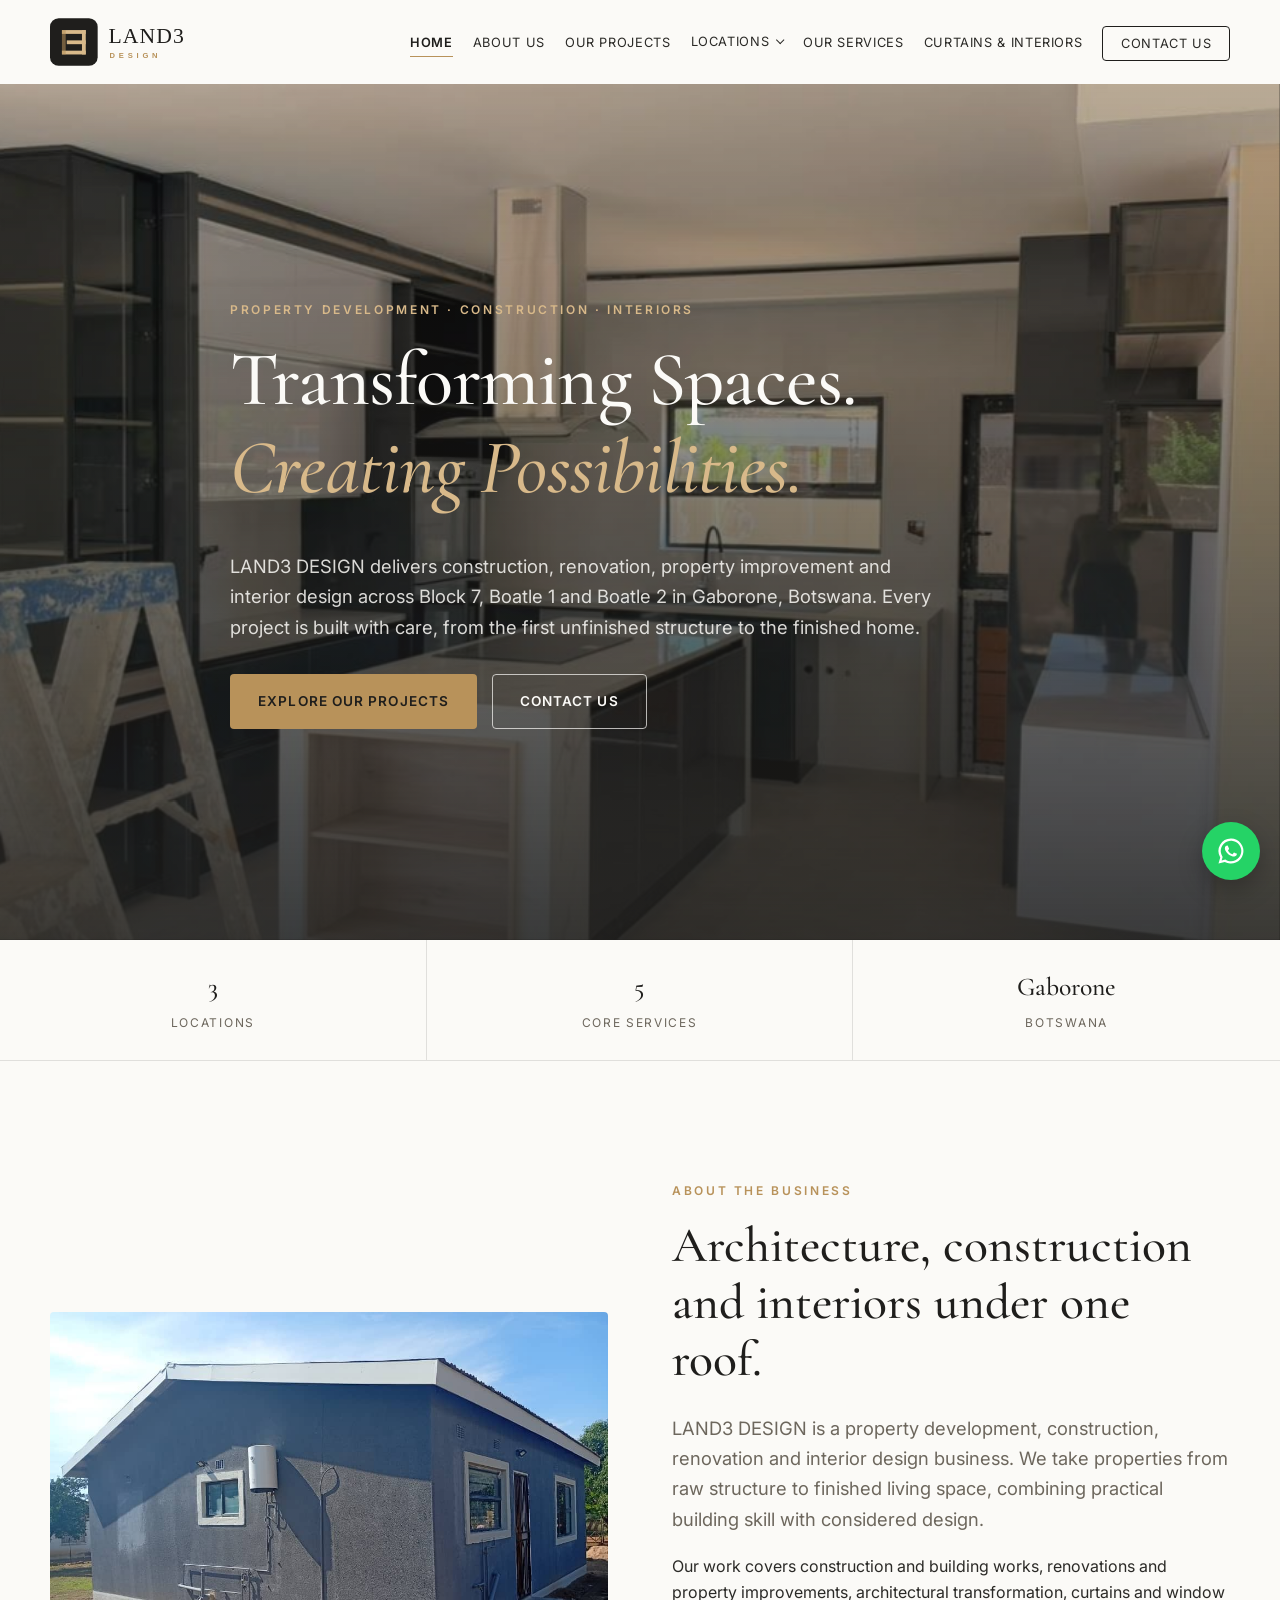
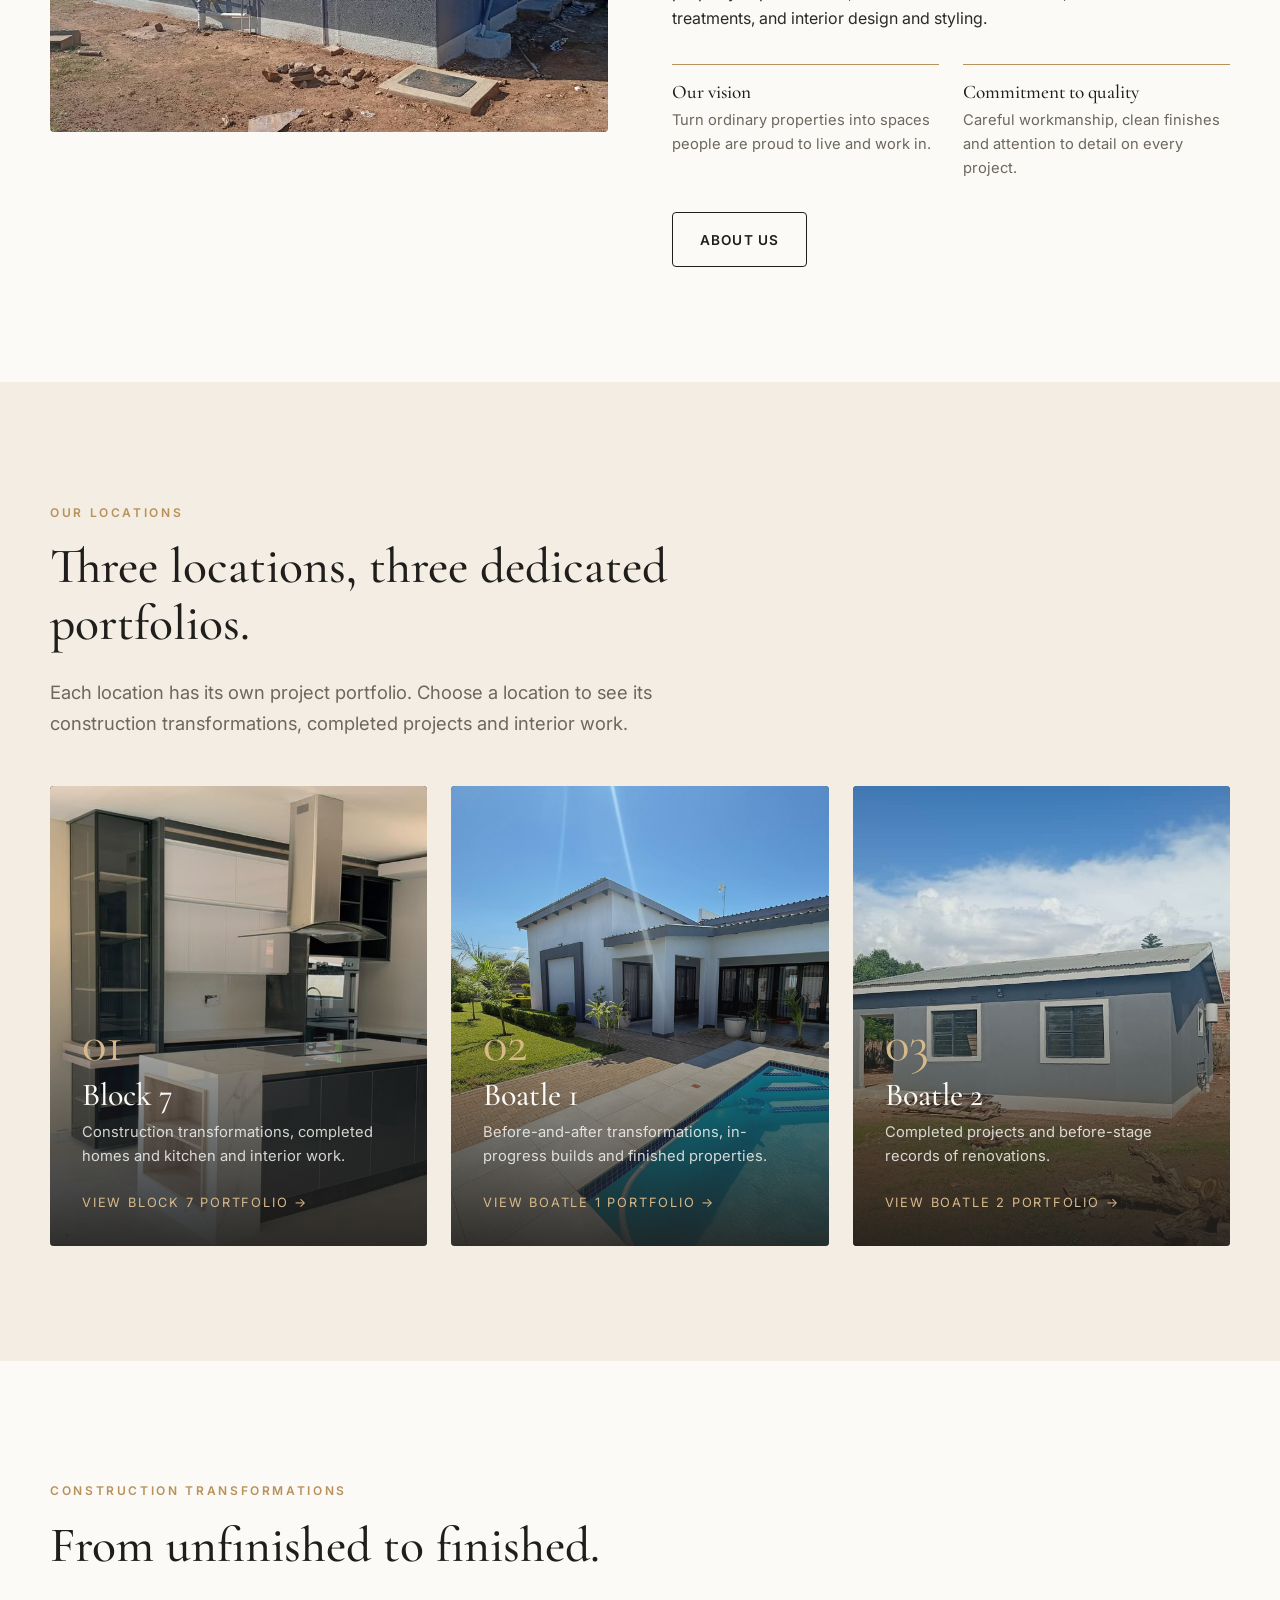
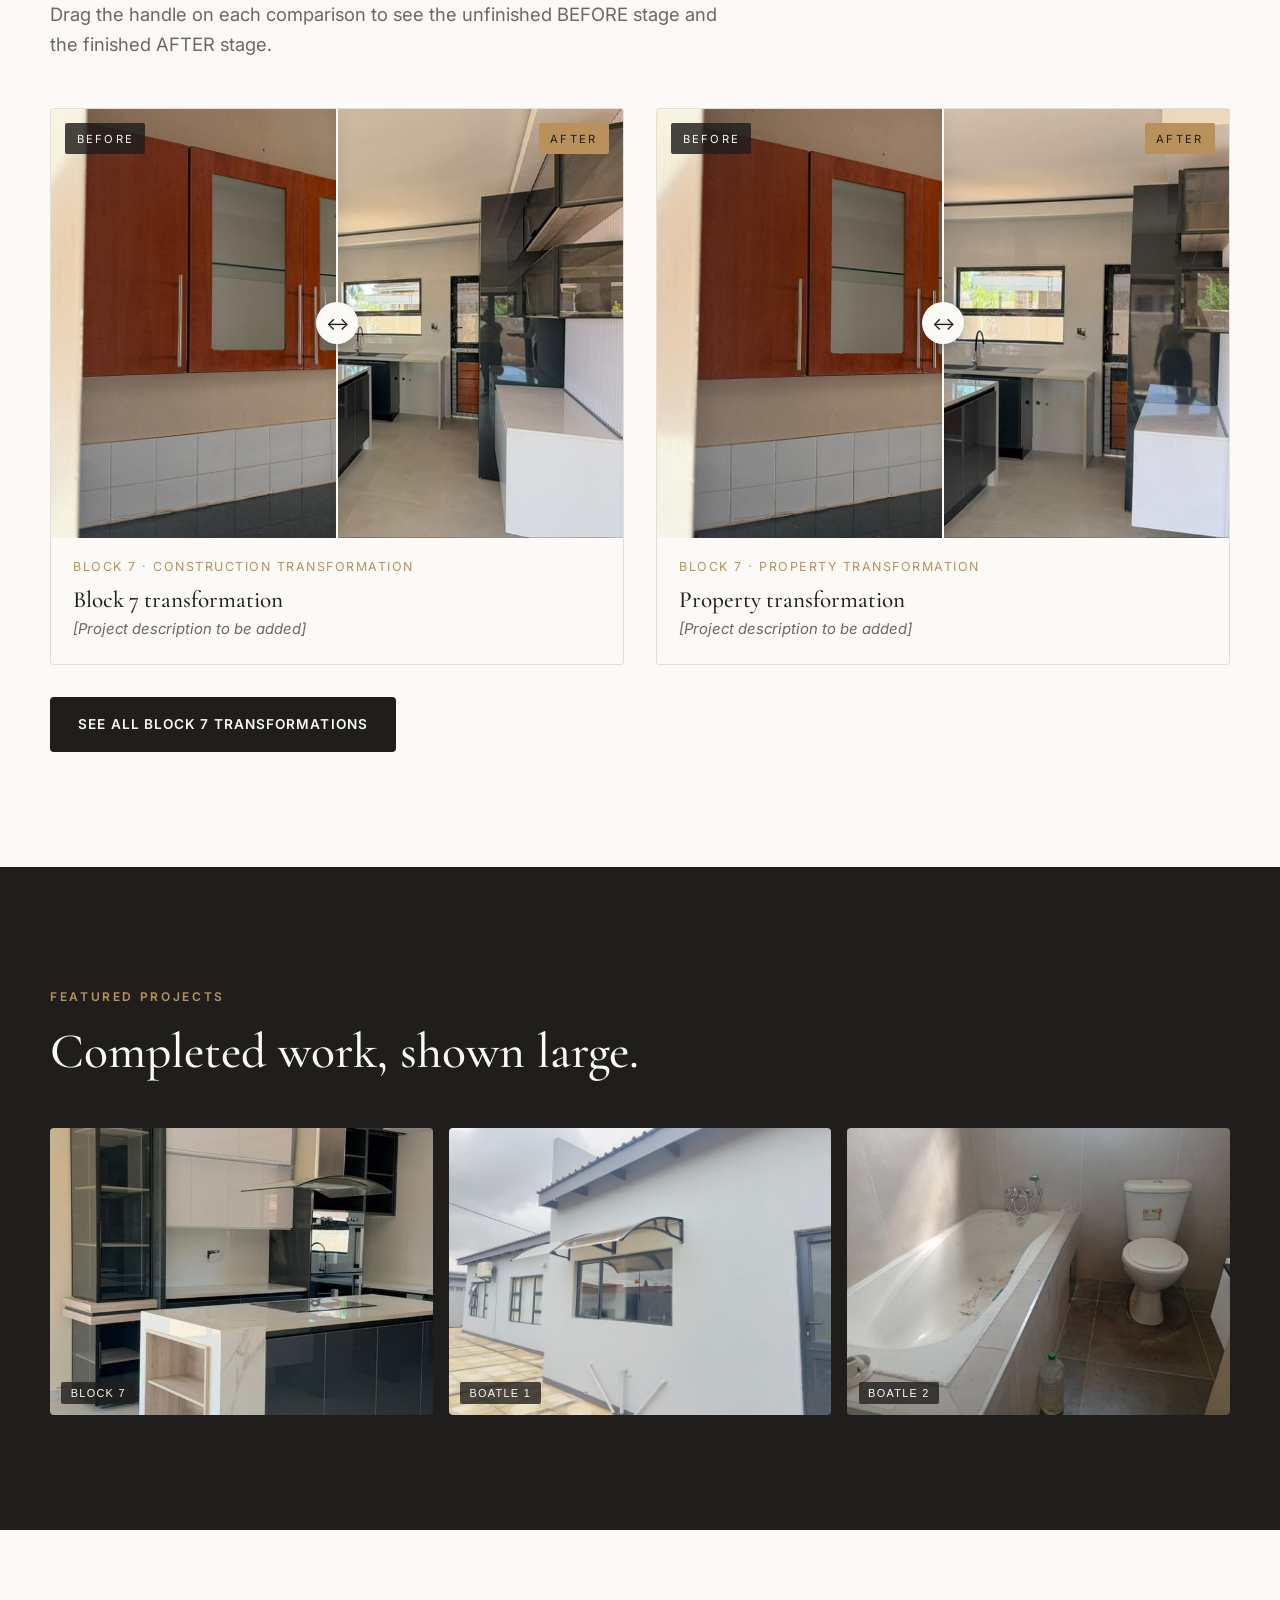
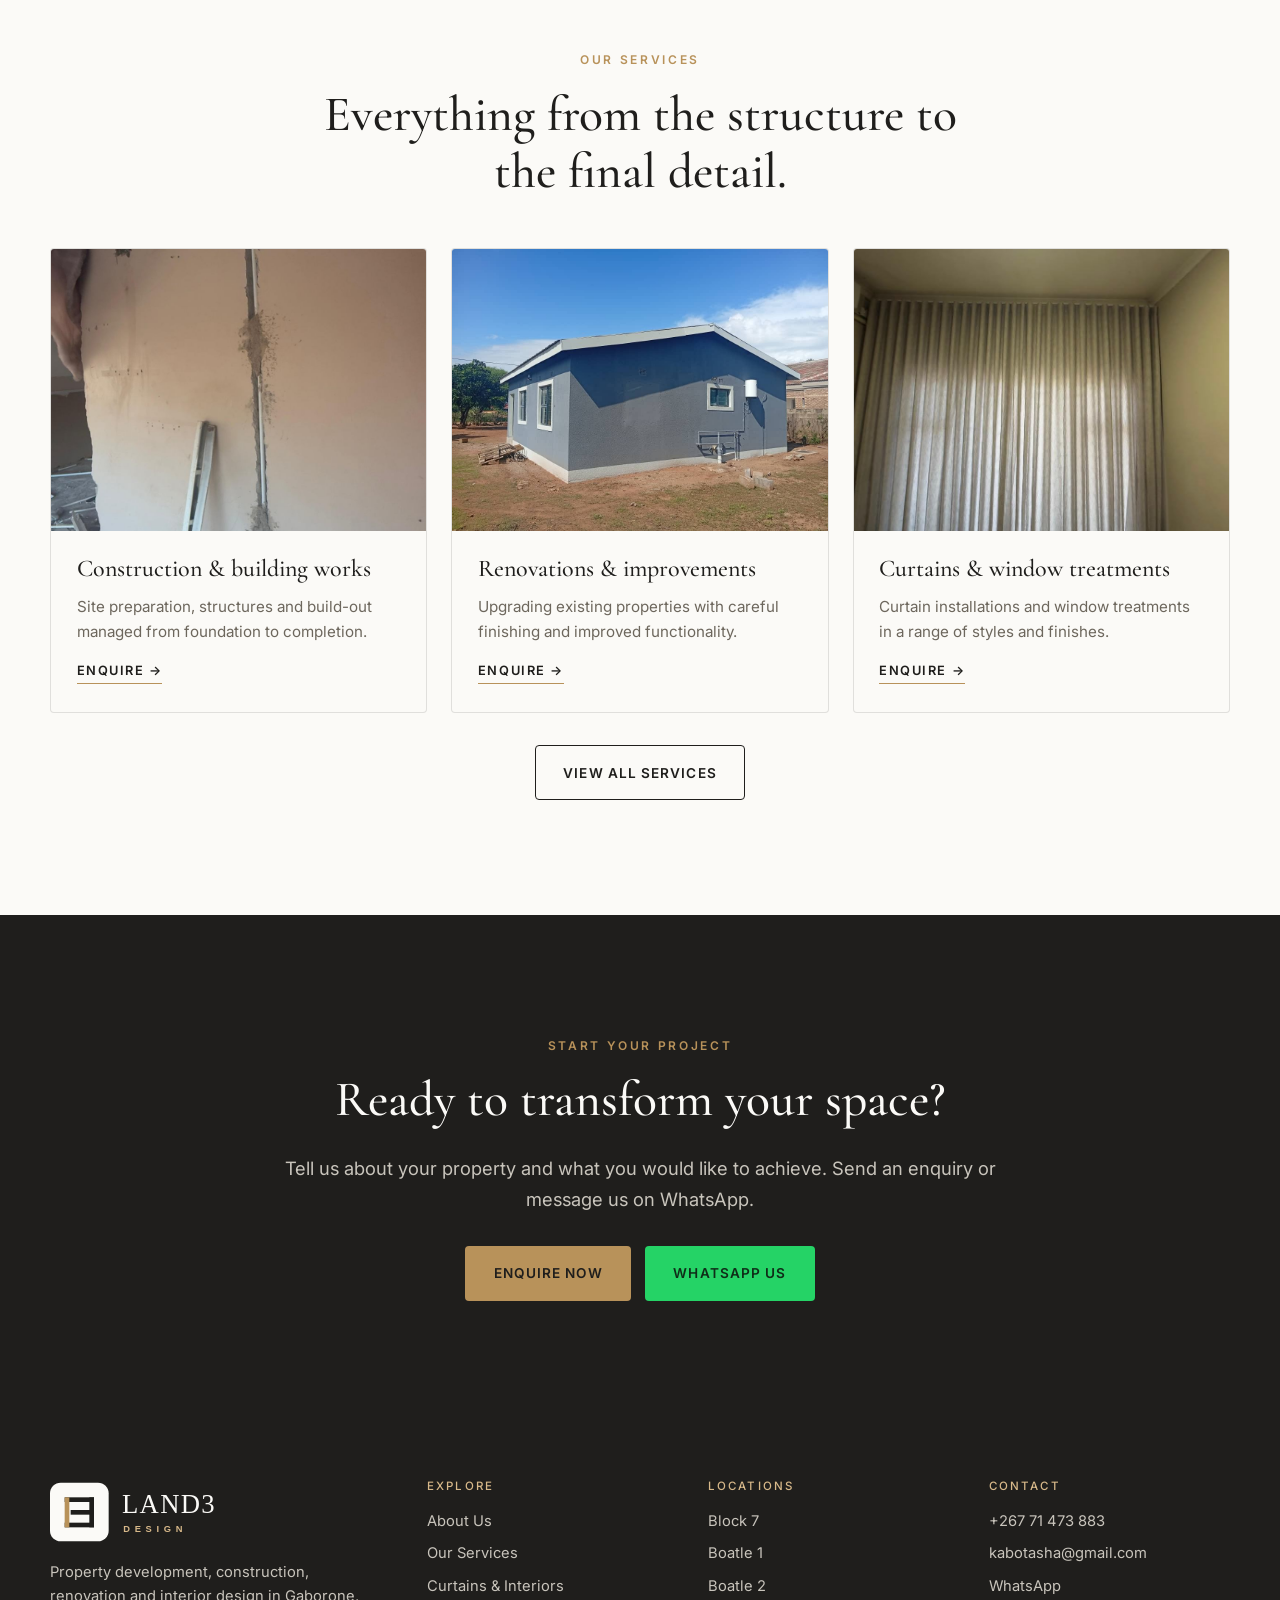
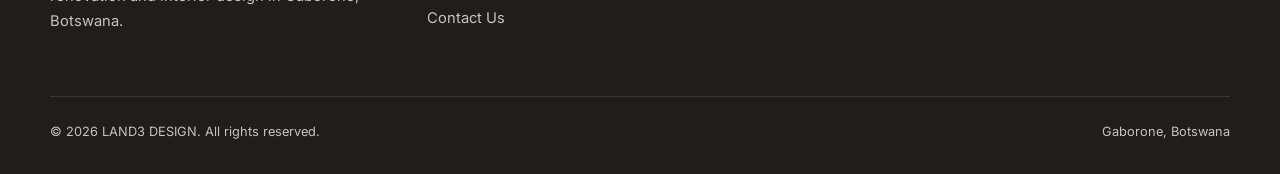
<file: index.html>
<!DOCTYPE html>
<html lang="en">
<head>
  <meta charset="utf-8">
  <meta name="viewport" content="width=device-width, initial-scale=1">
  <title>LAND3 DESIGN | Property Development, Construction and Interior Design, Gaborone</title>
  <meta name="description" content="LAND3 DESIGN is a property development, construction, renovation and interior design business in Gaborone, Botswana, operating across Block 7, Boatle 1 and Boatle 2.">
  <meta property="og:title" content="LAND3 DESIGN | Transforming Spaces. Creating Possibilities.">
  <meta property="og:description" content="Construction, renovation, curtains and interior design across Block 7, Boatle 1 and Boatle 2 in Gaborone.">
  <meta property="og:type" content="website">
  <meta name="theme-color" content="#1f1e1c">
  <link rel="icon" href="assets/logo/icon.svg" type="image/svg+xml">
  <link rel="preconnect" href="https://fonts.googleapis.com">
  <link rel="preconnect" href="https://fonts.gstatic.com" crossorigin>
  <link href="https://fonts.googleapis.com/css2?family=Cormorant+Garamond:ital,wght@0,500;0,600;1,500&family=Inter:wght@400;500;600&display=swap" rel="stylesheet">
  <link rel="stylesheet" href="assets/css/styles.css">
</head>
<body>
  <a class="skip-link" href="#main">Skip to content</a>

  <header class="site-header">
    <div class="container nav-wrap">
      <a class="brand" href="./" aria-label="LAND3 DESIGN home"><img src="assets/logo/logo-dark.svg" alt="LAND3 DESIGN"></a>
      <button class="nav-toggle" type="button" aria-expanded="false" aria-controls="primary-nav"><span>Menu</span></button>
      <nav aria-label="Main">
        <ul class="nav-links" id="primary-nav">
          <li><a href="./" aria-current="page">Home</a></li>
          <li><a href="about.html">About Us</a></li>
          <li><a href="./#locations">Our Projects</a></li>
          <li class="has-dropdown">
            <button class="nav-dropdown-toggle" type="button" aria-expanded="false" aria-controls="locations-menu">Locations <span class="caret" aria-hidden="true"></span></button>
            <ul class="nav-dropdown" id="locations-menu">
              <li><a href="block-7.html">Block 7</a></li>
              <li><a href="boate-1.html">Boatle 1</a></li>
              <li><a href="boate-2.html">Boatle 2</a></li>
            </ul>
          </li>
          <li><a href="services.html">Our Services</a></li>
          <li><a href="curtains-interiors.html">Curtains &amp; Interiors</a></li>
          <li><a href="contact.html" class="nav-cta">Contact Us</a></li>
        </ul>
      </nav>
    </div>
  </header>

  <main id="main">
    <section class="hero">
      <div class="hero-media">
        <img src="assets/projects/block-7/after/b7-33.jpg" alt="Completed Block 7 property by LAND3 DESIGN" fetchpriority="high">
      </div>
      <div class="container hero-content">
        <span class="eyebrow">Property development &middot; Construction &middot; Interiors</span>
        <h1>Transforming Spaces.<br><span>Creating Possibilities.</span></h1>
        <p class="lead">LAND3 DESIGN delivers construction, renovation, property improvement and interior design across Block 7, Boatle 1 and Boatle 2 in Gaborone, Botswana. Every project is built with care, from the first unfinished structure to the finished home.</p>
        <div class="btn-row">
          <a class="btn btn-primary" href="./#locations">Explore Our Projects</a>
          <a class="btn btn-light" href="contact.html">Contact Us</a>
        </div>
      </div>
    </section>

    <div class="strip">
      <div class="reveal"><strong>3</strong><span>Locations</span></div>
      <div class="reveal"><strong>5</strong><span>Core services</span></div>
      <div class="reveal"><strong>Gaborone</strong><span>Botswana</span></div>
    </div>

    <section id="about">
      <div class="container split">
        <div class="split-media reveal">
          <img src="assets/projects/boate-2/after/b2-15.jpg" alt="Completed property delivered by LAND3 DESIGN at Boatle 2" loading="lazy">
        </div>
        <div class="reveal">
          <span class="eyebrow">About the business</span>
          <h2>Architecture, construction and interiors under one roof.</h2>
          <p class="lead">LAND3 DESIGN is a property development, construction, renovation and interior design business. We take properties from raw structure to finished living space, combining practical building skill with considered design.</p>
          <p>Our work covers construction and building works, renovations and property improvements, architectural transformation, curtains and window treatments, and interior design and styling.</p>
          <div class="pillars">
            <div><h3>Our vision</h3><p>Turn ordinary properties into spaces people are proud to live and work in.</p></div>
            <div><h3>Commitment to quality</h3><p>Careful workmanship, clean finishes and attention to detail on every project.</p></div>
          </div>
          <div class="btn-row"><a class="btn btn-outline" href="about.html">About Us</a></div>
        </div>
      </div>
    </section>

    <section id="locations" class="section-sand">
      <div class="container">
        <div class="section-head reveal">
          <span class="eyebrow">Our locations</span>
          <h2>Three locations, three dedicated portfolios.</h2>
          <p class="lead">Each location has its own project portfolio. Choose a location to see its construction transformations, completed projects and interior work.</p>
        </div>
        <div class="location-grid">
          <a class="location-card reveal" href="block-7.html">
            <img src="assets/projects/block-7/after/b7-34.jpg" alt="Completed project at Block 7" loading="lazy">
            <div class="body">
              <div class="num">01</div>
              <h3>Block 7</h3>
              <p>Construction transformations, completed homes and kitchen and interior work.</p>
              <span class="go">View Block 7 portfolio &rarr;</span>
            </div>
          </a>
          <a class="location-card reveal" href="boate-1.html">
            <img src="assets/projects/boate-1/after/b1-50.jpg" alt="Completed project at Boatle 1" loading="lazy">
            <div class="body">
              <div class="num">02</div>
              <h3>Boatle 1</h3>
              <p>Before-and-after transformations, in-progress builds and finished properties.</p>
              <span class="go">View Boatle 1 portfolio &rarr;</span>
            </div>
          </a>
          <a class="location-card reveal" href="boate-2.html">
            <img src="assets/projects/boate-2/after/b2-12.jpg" alt="Completed project at Boatle 2" loading="lazy">
            <div class="body">
              <div class="num">03</div>
              <h3>Boatle 2</h3>
              <p>Completed projects and before-stage records of renovations.</p>
              <span class="go">View Boatle 2 portfolio &rarr;</span>
            </div>
          </a>
        </div>
      </div>
    </section>

    <section>
      <div class="container">
        <div class="section-head reveal">
          <span class="eyebrow">Construction transformations</span>
          <h2>From unfinished to finished.</h2>
          <p class="lead">Drag the handle on each comparison to see the unfinished BEFORE stage and the finished AFTER stage.</p>
        </div>
        <div class="ba-grid">
          <article class="ba-card reveal">
            <div class="ba-slider" style="--pos:50%">
              <img src="assets/projects/block-7/before/b7-07.jpg" alt="Before: Block 7 transformation, unfinished stage" loading="lazy" decoding="async">
              <img class="ba-after" src="assets/projects/block-7/after/b7-35.jpg" alt="After: Block 7 transformation, finished" loading="lazy" decoding="async">
              <span class="ba-label before">Before</span>
              <span class="ba-label after">After</span>
              <div class="ba-divider" aria-hidden="true"></div>
              <input type="range" min="0" max="100" value="50" aria-label="Drag to compare before and after">
            </div>
            <div class="ba-caption">
              <p class="meta">Block 7 &middot; Construction transformation</p>
              <h4>Block 7 transformation</h4>
              <p class="placeholder">[Project description to be added]</p>
            </div>
          </article>
          <article class="ba-card reveal">
            <div class="ba-slider" style="--pos:50%">
              <img src="assets/projects/block-7/before/b7-02.jpg" alt="Before: Block 7 transformation, unfinished stage" loading="lazy" decoding="async">
              <img class="ba-after" src="assets/projects/block-7/after/b7-33.jpg" alt="After: Block 7 transformation, finished" loading="lazy" decoding="async">
              <span class="ba-label before">Before</span>
              <span class="ba-label after">After</span>
              <div class="ba-divider" aria-hidden="true"></div>
              <input type="range" min="0" max="100" value="50" aria-label="Drag to compare before and after">
            </div>
            <div class="ba-caption">
              <p class="meta">Block 7 &middot; Property transformation</p>
              <h4>Property transformation</h4>
              <p class="placeholder">[Project description to be added]</p>
            </div>
          </article>
        </div>
        <div class="btn-row">        <a class="btn btn-dark" href="block-7.html">See all Block 7 transformations</a></div>
      </div>
    </section>

    <section class="section-dark">
      <div class="container">
        <div class="section-head reveal">
          <span class="eyebrow">Featured projects</span>
          <h2>Completed work, shown large.</h2>
        </div>
        <div class="gallery feature-grid" data-gallery>
          <button type="button" class="reveal" data-src="assets/projects/block-7/after/b7-34.jpg" data-caption="Block 7 - Completed project"><img src="assets/projects/block-7/after/b7-34.jpg" alt="Completed Block 7 project" loading="lazy"><span class="tag">Block 7</span></button>
          <button type="button" class="reveal" data-src="assets/projects/boate-1/after/b1-52.jpg" data-caption="Boatle 1 - Completed project"><img src="assets/projects/boate-1/after/b1-52.jpg" alt="Completed Boatle 1 project" loading="lazy"><span class="tag">Boatle 1</span></button>
          <button type="button" class="reveal" data-src="assets/projects/boate-2/after/b2-20.jpg" data-caption="Boatle 2 - Completed project"><img src="assets/projects/boate-2/after/b2-20.jpg" alt="Completed Boatle 2 project" loading="lazy"><span class="tag">Boatle 2</span></button>
        </div>
      </div>
    </section>

    <section>
      <div class="container">
        <div class="section-head center reveal">
          <span class="eyebrow">Our services</span>
          <h2>Everything from the structure to the final detail.</h2>
        </div>
        <div class="service-grid">
          <article class="service-card reveal">
            <img src="assets/projects/block-7/during/b7-12.jpg" alt="Construction works in progress" loading="lazy">
            <div class="body">
              <h3>Construction &amp; building works</h3>
              <p>Site preparation, structures and build-out managed from foundation to completion.</p>
              <a class="text-link" href="services.html#construction">Enquire &rarr;</a>
            </div>
          </article>
          <article class="service-card reveal">
            <img src="assets/projects/boate-2/after/b2-08.jpg" alt="Renovated property exterior" loading="lazy">
            <div class="body">
              <h3>Renovations &amp; improvements</h3>
              <p>Upgrading existing properties with careful finishing and improved functionality.</p>
              <a class="text-link" href="services.html#renovations">Enquire &rarr;</a>
            </div>
          </article>
          <article class="service-card reveal">
            <img src="assets/projects/curtains/cu-01.jpg" alt="Curtain installation" loading="lazy">
            <div class="body">
              <h3>Curtains &amp; window treatments</h3>
              <p>Curtain installations and window treatments in a range of styles and finishes.</p>
              <a class="text-link" href="services.html#curtains">Enquire &rarr;</a>
            </div>
          </article>
        </div>
        <div class="btn-row" style="justify-content:center"><a class="btn btn-outline" href="services.html">View all services</a></div>
      </div>
    </section>

    <section class="cta-band">
      <div class="container reveal">
        <span class="eyebrow">Start your project</span>
        <h2>Ready to transform your space?</h2>
        <p class="lead">Tell us about your property and what you would like to achieve. Send an enquiry or message us on WhatsApp.</p>
        <div class="btn-row">
          <a class="btn btn-primary" href="contact.html">Enquire Now</a>
          <a class="btn btn-whatsapp" href="#" data-wa-link data-wa-text="Hello LAND3 DESIGN, I would like to discuss a project.">WhatsApp Us</a>
        </div>
      </div>
    </section>
  </main>

  <footer class="site-footer">
    <div class="container">
      <div class="footer-grid">
        <div class="footer-brand">
          <img src="assets/logo/logo-light.svg" alt="LAND3 DESIGN">
          <p>Property development, construction, renovation and interior design in Gaborone, Botswana.</p>
        </div>
        <div>
          <h4>Explore</h4>
          <ul>
            <li><a href="about.html">About Us</a></li>
            <li><a href="services.html">Our Services</a></li>
            <li><a href="curtains-interiors.html">Curtains &amp; Interiors</a></li>
            <li><a href="contact.html">Contact Us</a></li>
          </ul>
        </div>
        <div>
          <h4>Locations</h4>
          <ul>
            <li><a href="block-7.html">Block 7</a></li>
            <li><a href="boate-1.html">Boatle 1</a></li>
            <li><a href="boate-2.html">Boatle 2</a></li>
          </ul>
        </div>
        <div>
          <h4>Contact</h4>
          <ul>
            <li data-phone>+267 71 473 883</li>
            <li><a href="#" data-email>kabotasha@gmail.com</a></li>
            <li><a href="#" data-wa-link>WhatsApp</a></li>
          </ul>
        </div>
      </div>
      <div class="footer-bottom">
        <span>&copy; <span data-year>2026</span> LAND3 DESIGN. All rights reserved.</span>
        <span>Gaborone, Botswana</span>
      </div>
    </div>
  </footer>

  <a class="whatsapp-float" href="#" data-wa-link aria-label="Chat with LAND3 DESIGN on WhatsApp">
    <svg viewBox="0 0 24 24" aria-hidden="true"><path d="M12 2a10 10 0 0 0-8.6 15.1L2 22l5-1.3A10 10 0 1 0 12 2zm0 18.2c-1.5 0-3-.4-4.2-1.2l-.3-.2-3 .8.8-2.9-.2-.3A8.2 8.2 0 1 1 12 20.2zm4.5-6.1c-.2-.1-1.5-.7-1.7-.8-.2-.1-.4-.1-.6.1l-.8 1c-.1.2-.3.2-.5.1-.2-.1-1-.4-1.9-1.2-.7-.6-1.2-1.4-1.3-1.6-.1-.2 0-.4.1-.5l.4-.4.2-.4c.1-.1 0-.3 0-.4l-.8-1.9c-.2-.5-.4-.4-.6-.4h-.5c-.2 0-.4.1-.6.3-.2.2-.8.8-.8 1.9s.8 2.2.9 2.4c.1.2 1.6 2.5 4 3.5 2 .8 2.4.6 2.8.6.4 0 1.5-.6 1.7-1.2.2-.6.2-1.1.2-1.2-.1-.1-.3-.2-.5-.3z"/></svg>
  </a>

  <script src="assets/js/projects-data.js"></script>
  <script src="assets/js/main.js"></script>
</body>
</html>
</file>
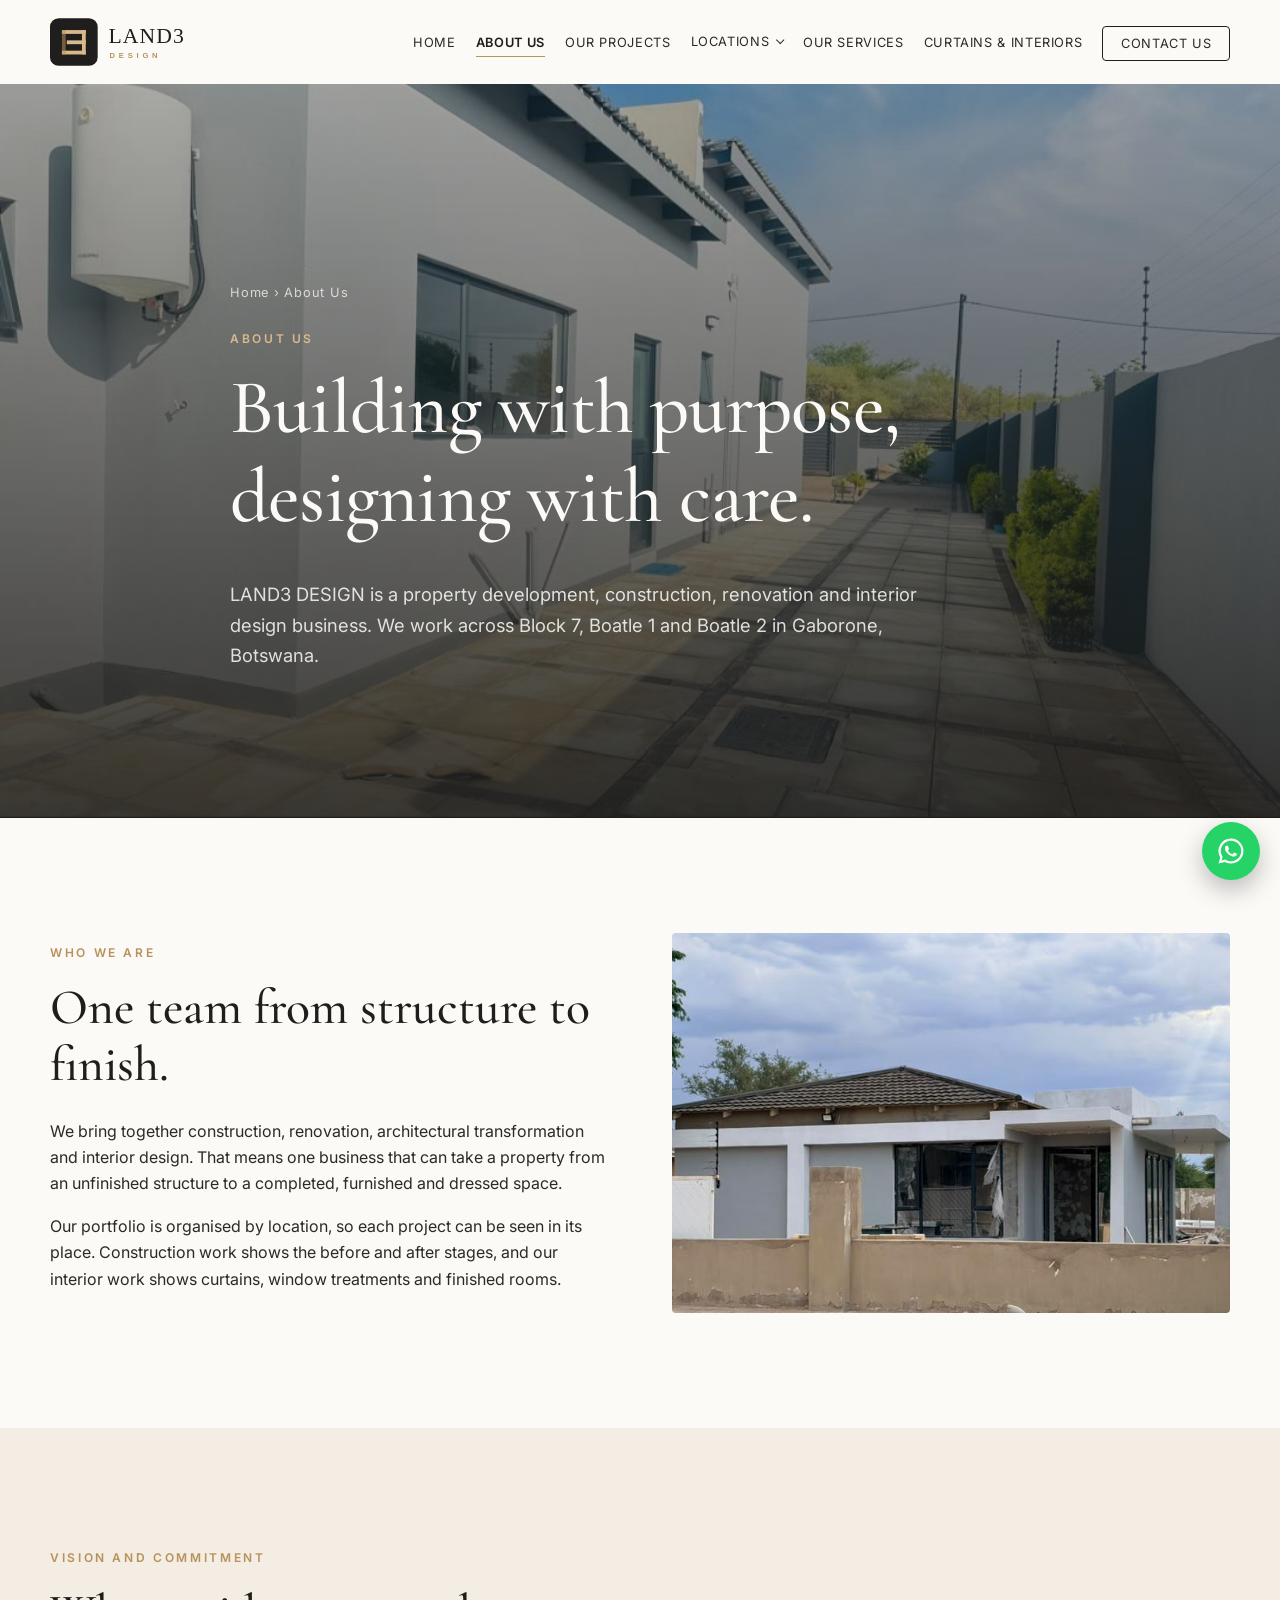
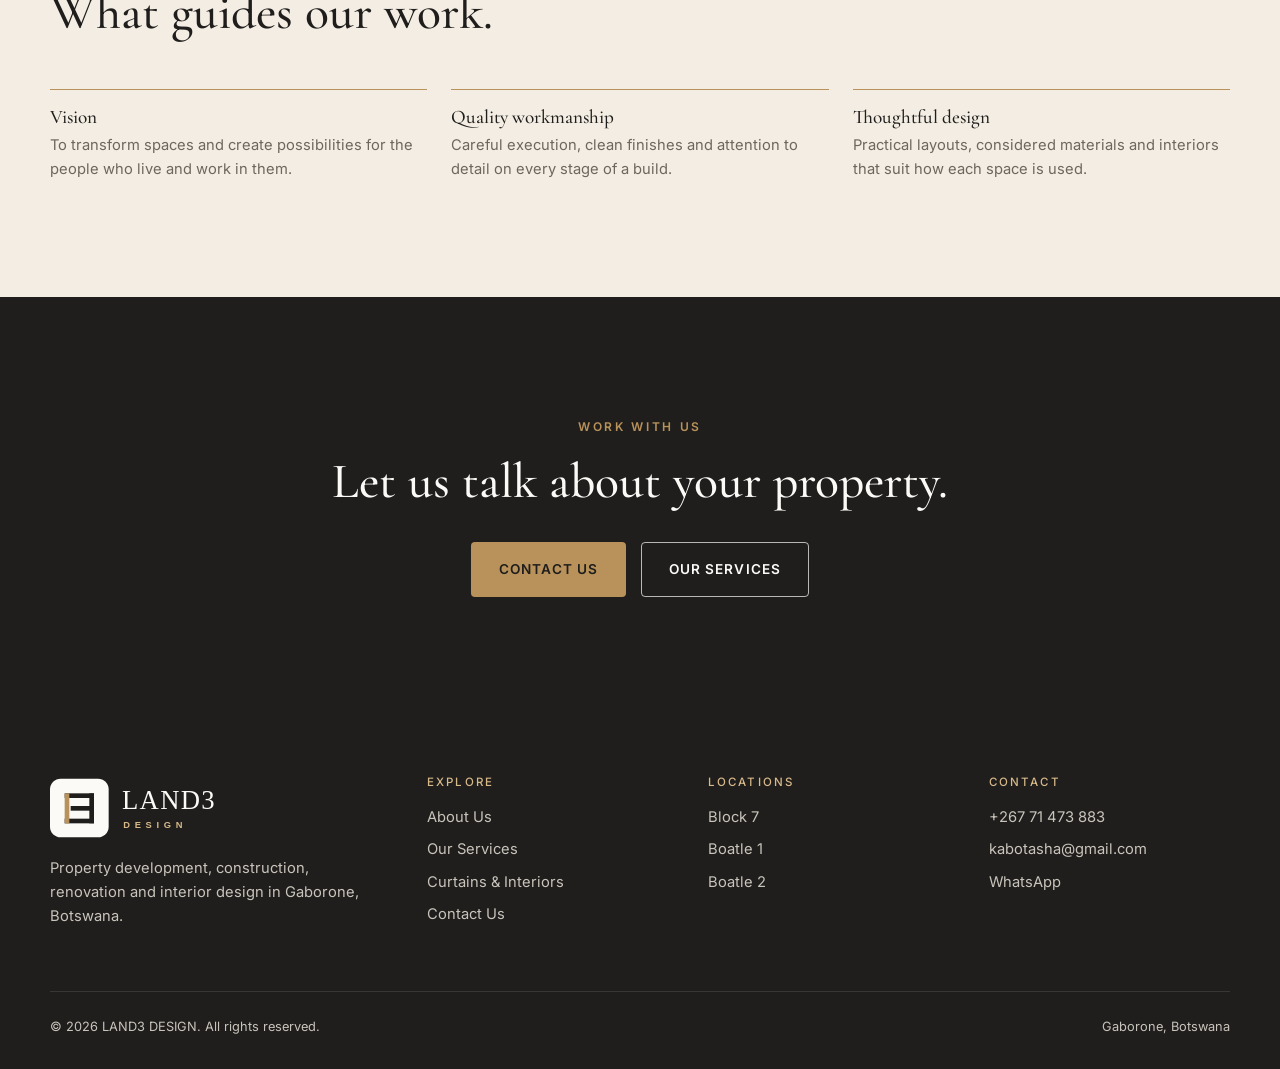
<file: about.html>
<!DOCTYPE html>
<html lang="en">
<head>
  <meta charset="utf-8">
  <meta name="viewport" content="width=device-width, initial-scale=1">
  <title>About Us | LAND3 DESIGN</title>
  <meta name="description" content="About LAND3 DESIGN: a property development, construction, renovation and interior design business operating across Block 7, Boatle 1 and Boatle 2 in Gaborone, Botswana.">
  <meta property="og:title" content="About Us | LAND3 DESIGN">
  <meta name="theme-color" content="#1f1e1c">
  <link rel="icon" href="assets/logo/icon.svg" type="image/svg+xml">
  <link rel="preconnect" href="https://fonts.googleapis.com">
  <link rel="preconnect" href="https://fonts.gstatic.com" crossorigin>
  <link href="https://fonts.googleapis.com/css2?family=Cormorant+Garamond:ital,wght@0,500;0,600;1,500&family=Inter:wght@400;500;600&display=swap" rel="stylesheet">
  <link rel="stylesheet" href="assets/css/styles.css">
</head>
<body>
  <a class="skip-link" href="#main">Skip to content</a>

  <header class="site-header">
    <div class="container nav-wrap">
      <a class="brand" href="./" aria-label="LAND3 DESIGN home"><img src="assets/logo/logo-dark.svg" alt="LAND3 DESIGN"></a>
      <button class="nav-toggle" type="button" aria-expanded="false" aria-controls="primary-nav"><span>Menu</span></button>
      <nav aria-label="Main">
        <ul class="nav-links" id="primary-nav">
          <li><a href="./">Home</a></li>
          <li><a href="about.html" aria-current="page">About Us</a></li>
          <li><a href="./#locations">Our Projects</a></li>
          <li class="has-dropdown">
            <button class="nav-dropdown-toggle" type="button" aria-expanded="false" aria-controls="locations-menu">Locations <span class="caret" aria-hidden="true"></span></button>
            <ul class="nav-dropdown" id="locations-menu">
              <li><a href="block-7.html">Block 7</a></li>
              <li><a href="boate-1.html">Boatle 1</a></li>
              <li><a href="boate-2.html">Boatle 2</a></li>
            </ul>
          </li>
          <li><a href="services.html">Our Services</a></li>
          <li><a href="curtains-interiors.html">Curtains &amp; Interiors</a></li>
          <li><a href="contact.html" class="nav-cta">Contact Us</a></li>
        </ul>
      </nav>
    </div>
  </header>

  <main id="main">
    <section class="page-hero has-image">
      <div class="hero-media"><img src="assets/projects/boate-1/after/b1-31.jpg"       alt="Completed property by LAND3 DESIGN" fetchpriority="high"></div>
      <div class="container hero-content">
              <p class="breadcrumb" style="color:rgba(251,250,247,0.75)"><a href="./" style="color:inherit">Home</a> &rsaquo; About Us</p>
        <span class="eyebrow">About Us</span>
        <h1>Building with purpose, designing with care.</h1>
        <p class="lead">LAND3 DESIGN is a property development, construction, renovation and interior design business. We work across Block 7, Boatle 1 and Boatle 2 in Gaborone, Botswana.</p>
      </div>
    </section>

    <section>
      <div class="container split">
        <div class="reveal">
          <span class="eyebrow">Who we are</span>
          <h2>One team from structure to finish.</h2>
          <p>We bring together construction, renovation, architectural transformation and interior design. That means one business that can take a property from an unfinished structure to a completed, furnished and dressed space.</p>
          <p>Our portfolio is organised by location, so each project can be seen in its place. Construction work shows the before and after stages, and our interior work shows curtains, window treatments and finished rooms.</p>
        </div>
        <div class="split-media reveal">
          <img src="assets/projects/block-7/after/b7-32.jpg" alt="Completed Block 7 property" loading="lazy">
        </div>
      </div>
    </section>

    <section class="section-sand">
      <div class="container">
        <div class="section-head reveal">
          <span class="eyebrow">Vision and commitment</span>
          <h2>What guides our work.</h2>
        </div>
        <div class="pillars" style="grid-template-columns:repeat(3,1fr)">
          <div class="reveal"><h3>Vision</h3><p>To transform spaces and create possibilities for the people who live and work in them.</p></div>
          <div class="reveal"><h3>Quality workmanship</h3><p>Careful execution, clean finishes and attention to detail on every stage of a build.</p></div>
          <div class="reveal"><h3>Thoughtful design</h3><p>Practical layouts, considered materials and interiors that suit how each space is used.</p></div>
        </div>
      </div>
    </section>

    <section class="cta-band">
      <div class="container reveal">
        <span class="eyebrow">Work with us</span>
        <h2>Let us talk about your property.</h2>
        <div class="btn-row">
          <a class="btn btn-primary" href="contact.html">Contact Us</a>
                    <a class="btn btn-light" href="services.html">Our Services</a>
        </div>
      </div>
    </section>
  </main>

  <footer class="site-footer">
    <div class="container">
      <div class="footer-grid">
        <div class="footer-brand">
          <img src="assets/logo/logo-light.svg" alt="LAND3 DESIGN">
          <p>Property development, construction, renovation and interior design in Gaborone, Botswana.</p>
        </div>
        <div>
          <h4>Explore</h4>
          <ul>
            <li><a href="about.html">About Us</a></li>
            <li><a href="services.html">Our Services</a></li>
            <li><a href="curtains-interiors.html">Curtains &amp; Interiors</a></li>
            <li><a href="contact.html">Contact Us</a></li>
          </ul>
        </div>
        <div>
          <h4>Locations</h4>
          <ul>
            <li><a href="block-7.html">Block 7</a></li>
            <li><a href="boate-1.html">Boatle 1</a></li>
            <li><a href="boate-2.html">Boatle 2</a></li>
          </ul>
        </div>
        <div>
          <h4>Contact</h4>
          <ul>
            <li data-phone>+267 71 473 883</li>
            <li><a href="#" data-email>kabotasha@gmail.com</a></li>
            <li><a href="#" data-wa-link>WhatsApp</a></li>
          </ul>
        </div>
      </div>
      <div class="footer-bottom">
        <span>&copy; <span data-year>2026</span> LAND3 DESIGN. All rights reserved.</span>
        <span>Gaborone, Botswana</span>
      </div>
    </div>
  </footer>

  <a class="whatsapp-float" href="#" data-wa-link aria-label="Chat with LAND3 DESIGN on WhatsApp">
    <svg viewBox="0 0 24 24" aria-hidden="true"><path d="M12 2a10 10 0 0 0-8.6 15.1L2 22l5-1.3A10 10 0 1 0 12 2zm0 18.2c-1.5 0-3-.4-4.2-1.2l-.3-.2-3 .8.8-2.9-.2-.3A8.2 8.2 0 1 1 12 20.2zm4.5-6.1c-.2-.1-1.5-.7-1.7-.8-.2-.1-.4-.1-.6.1l-.8 1c-.1.2-.3.2-.5.1-.2-.1-1-.4-1.9-1.2-.7-.6-1.2-1.4-1.3-1.6-.1-.2 0-.4.1-.5l.4-.4.2-.4c.1-.1 0-.3 0-.4l-.8-1.9c-.2-.5-.4-.4-.6-.4h-.5c-.2 0-.4.1-.6.3-.2.2-.8.8-.8 1.9s.8 2.2.9 2.4c.1.2 1.6 2.5 4 3.5 2 .8 2.4.6 2.8.6.4 0 1.5-.6 1.7-1.2.2-.6.2-1.1.2-1.2-.1-.1-.3-.2-.5-.3z"/></svg>
  </a>

  <script src="assets/js/projects-data.js"></script>
  <script src="assets/js/main.js"></script>
</body>
</html>
</file>
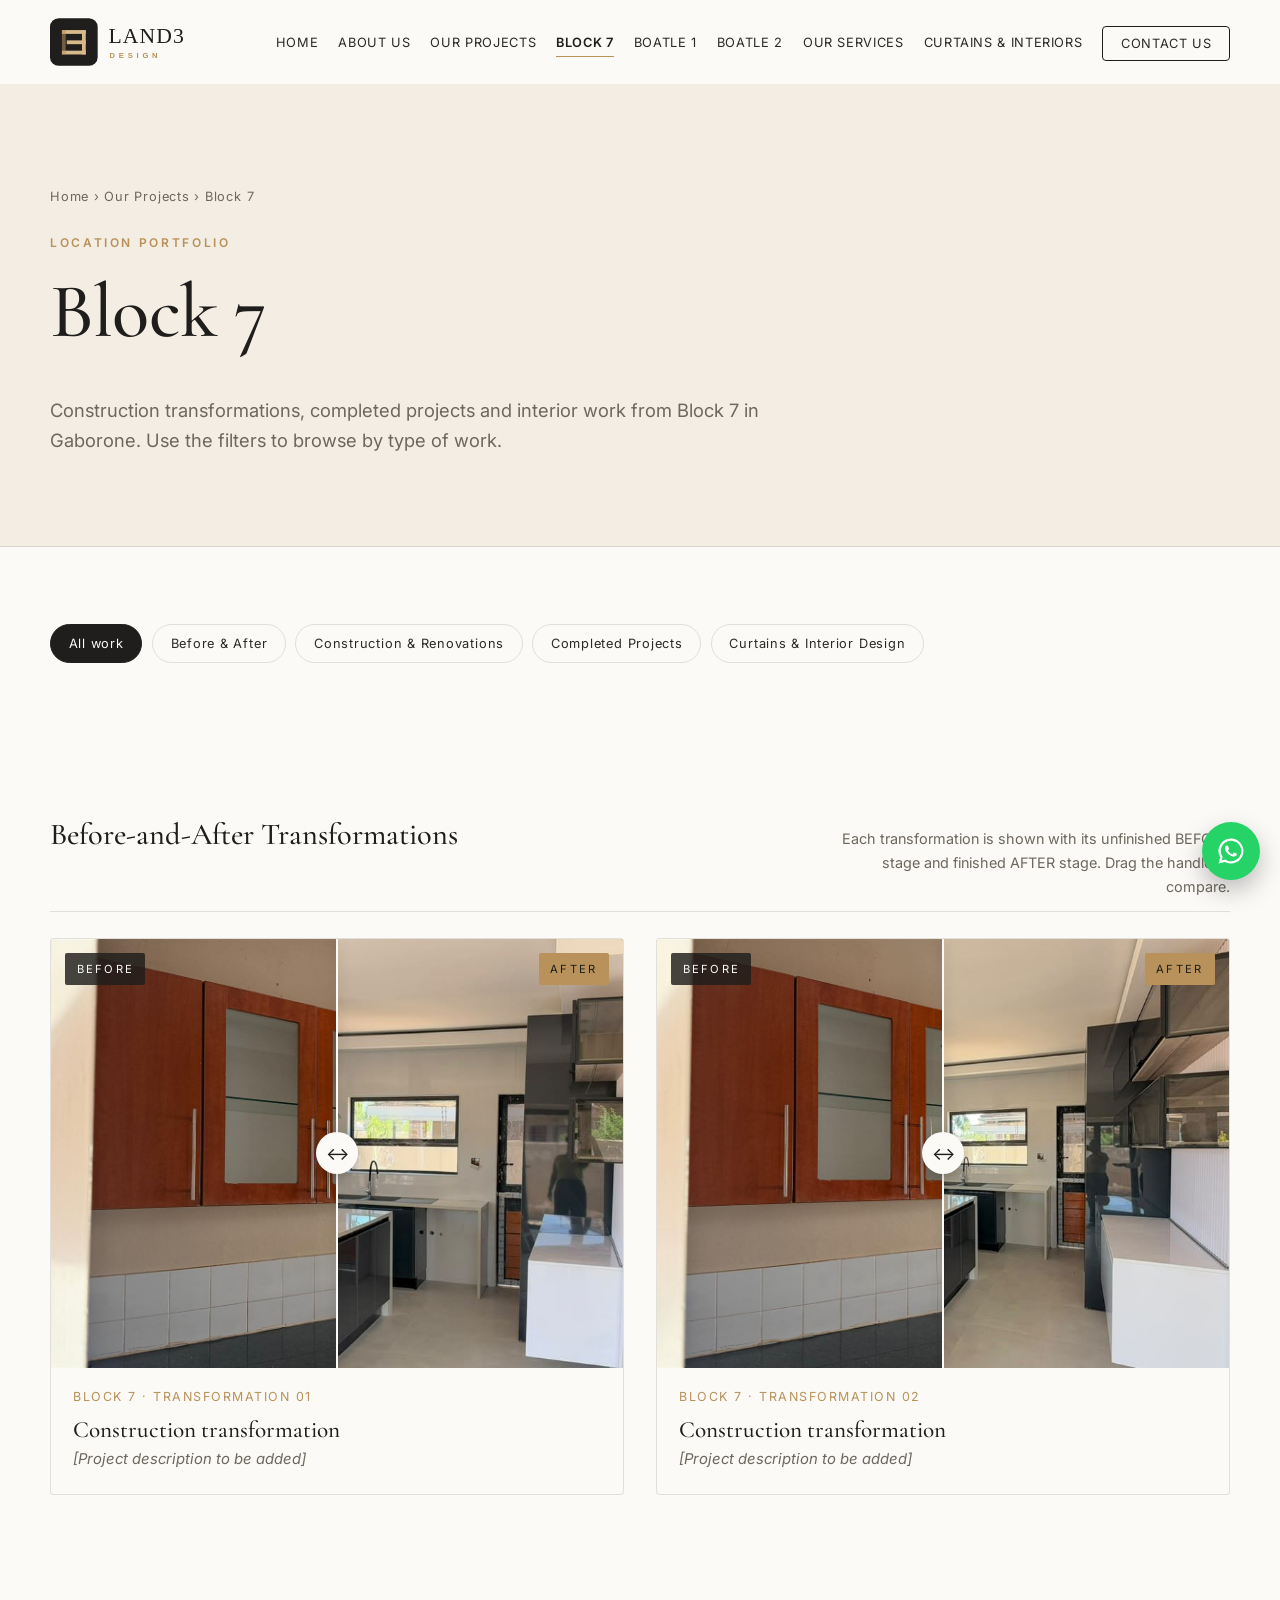
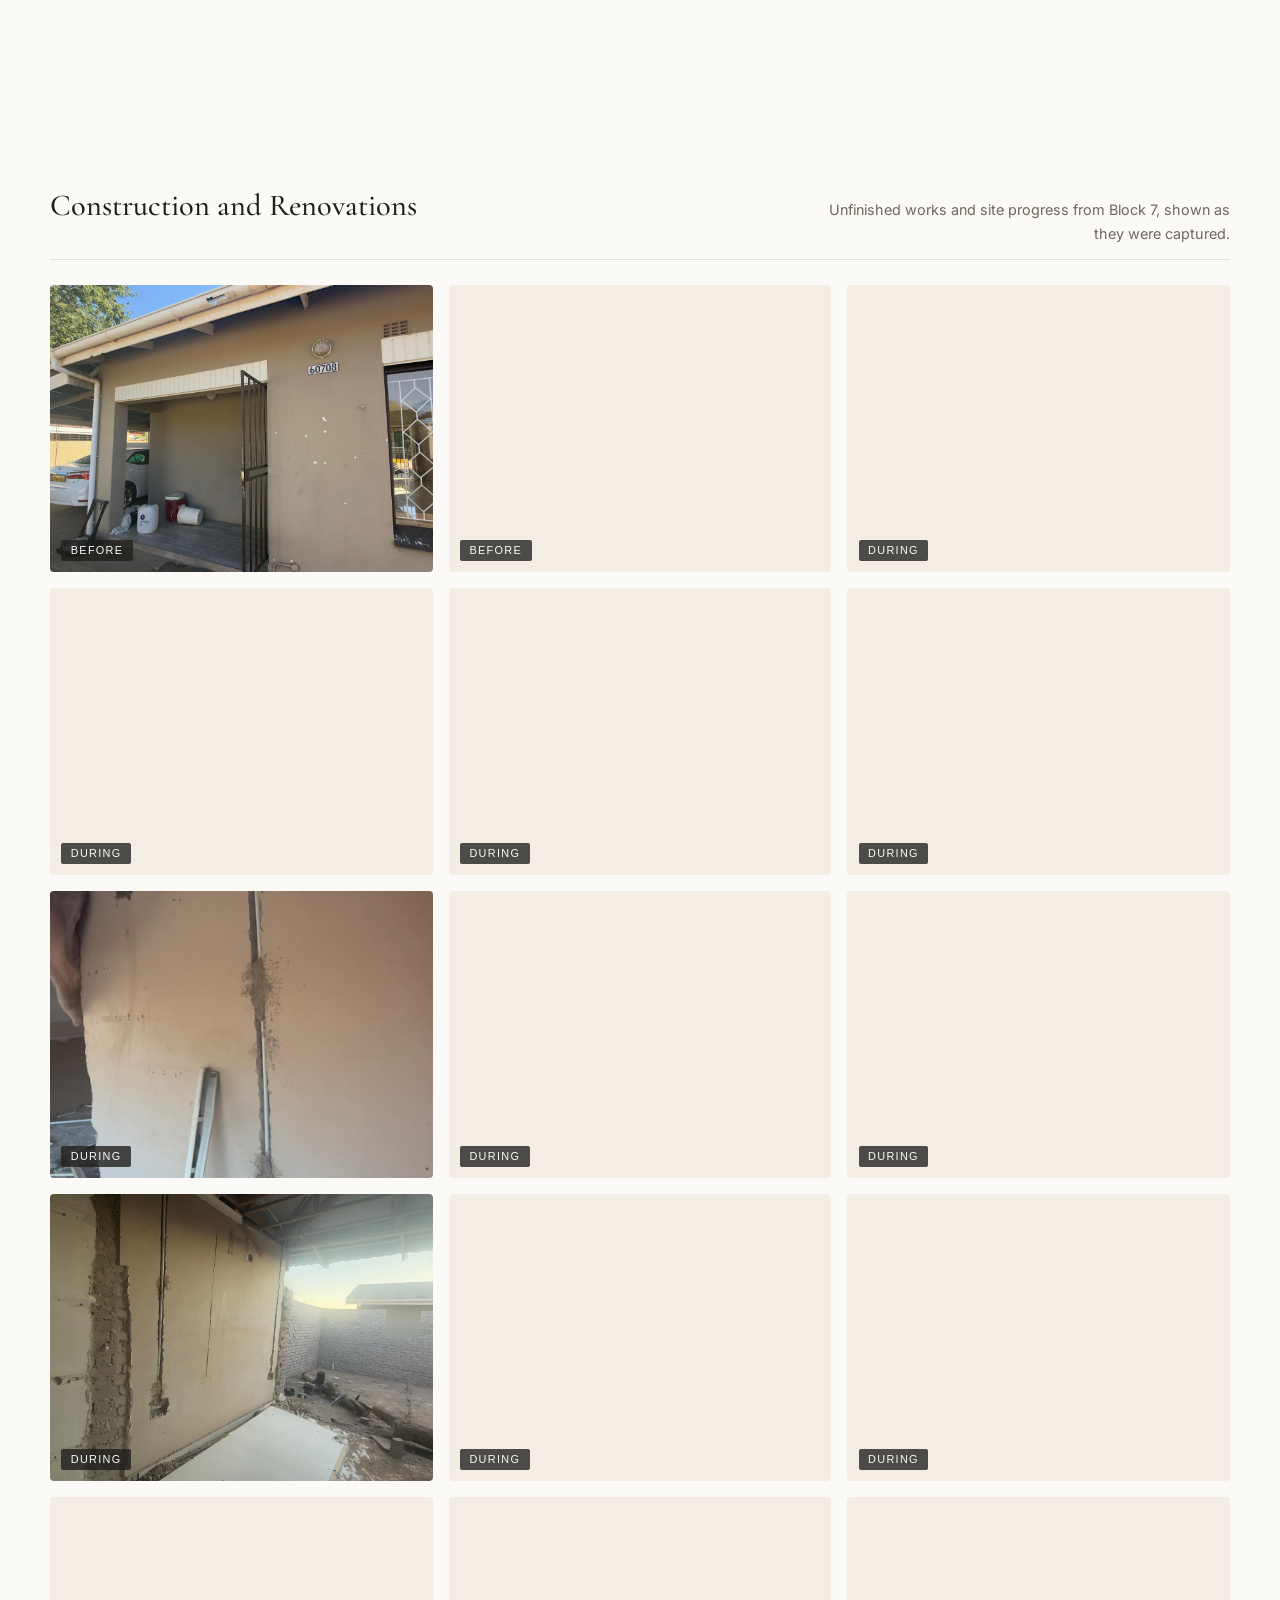
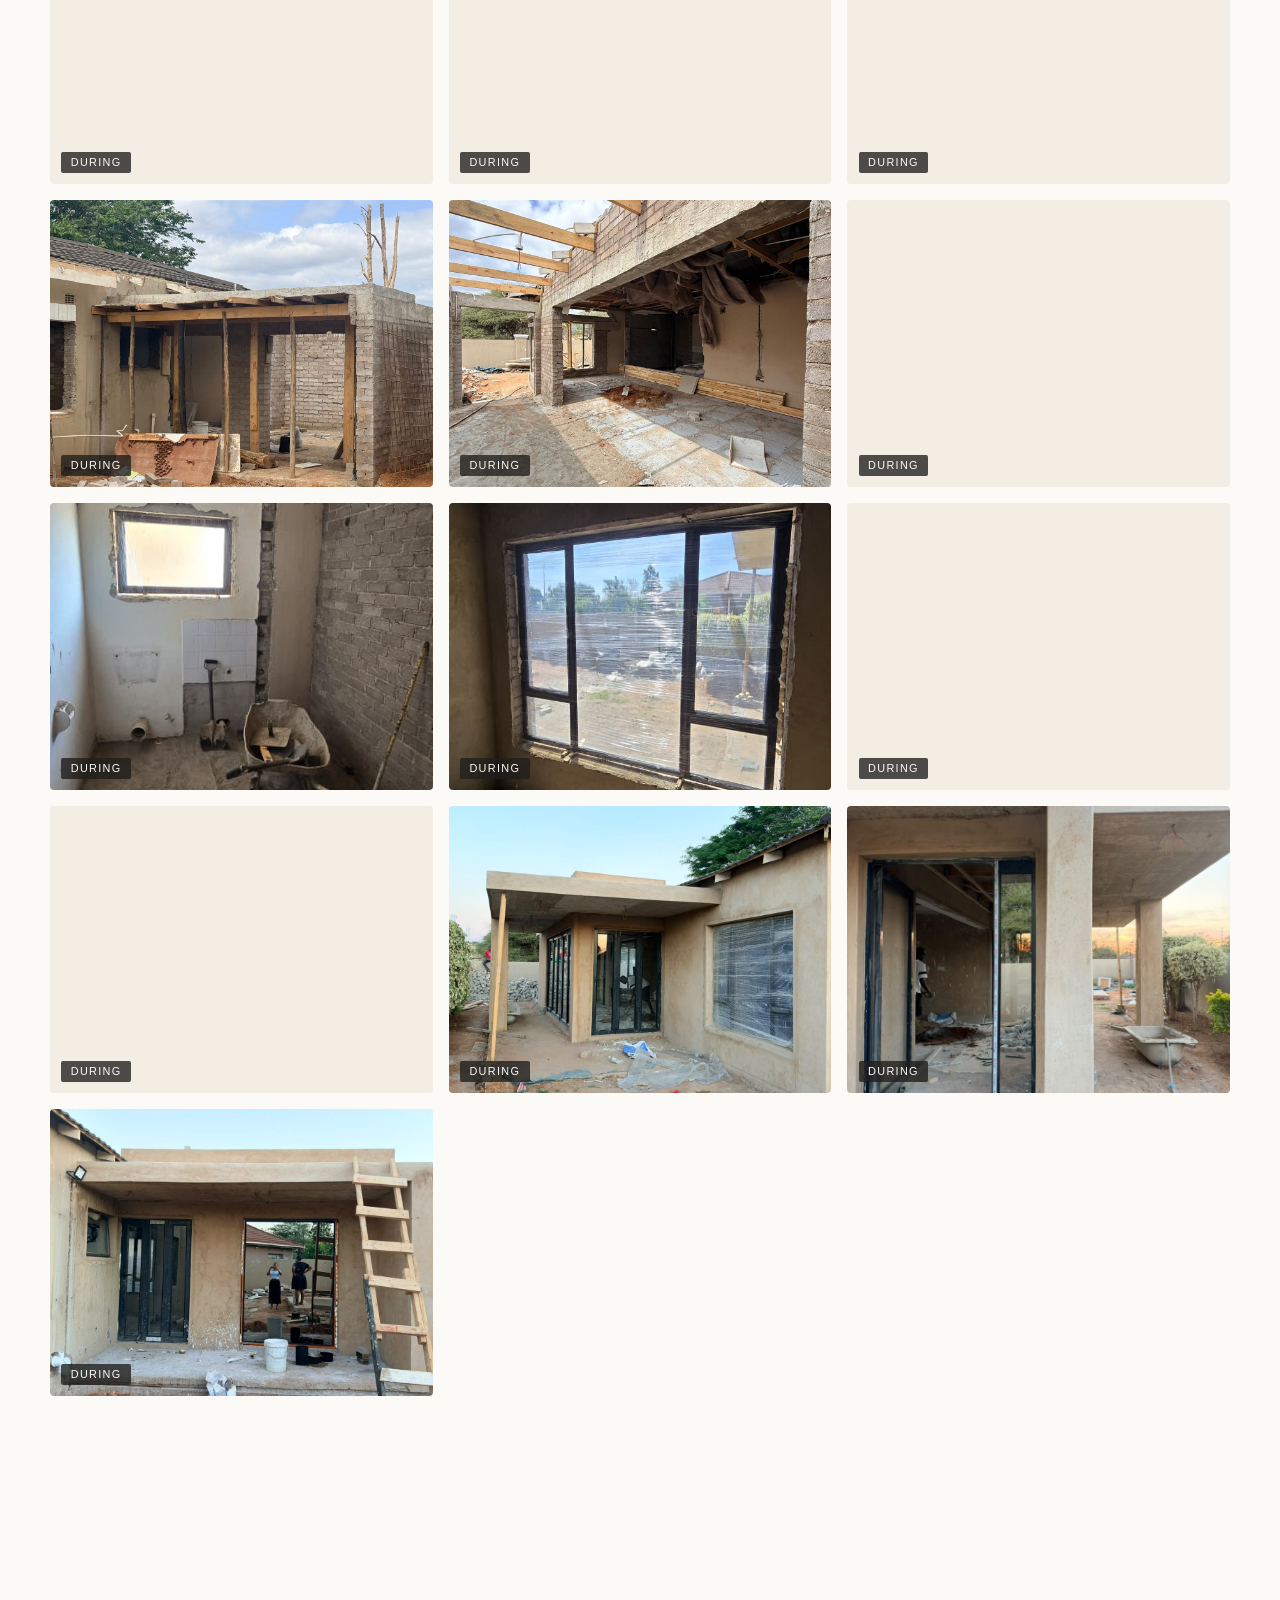
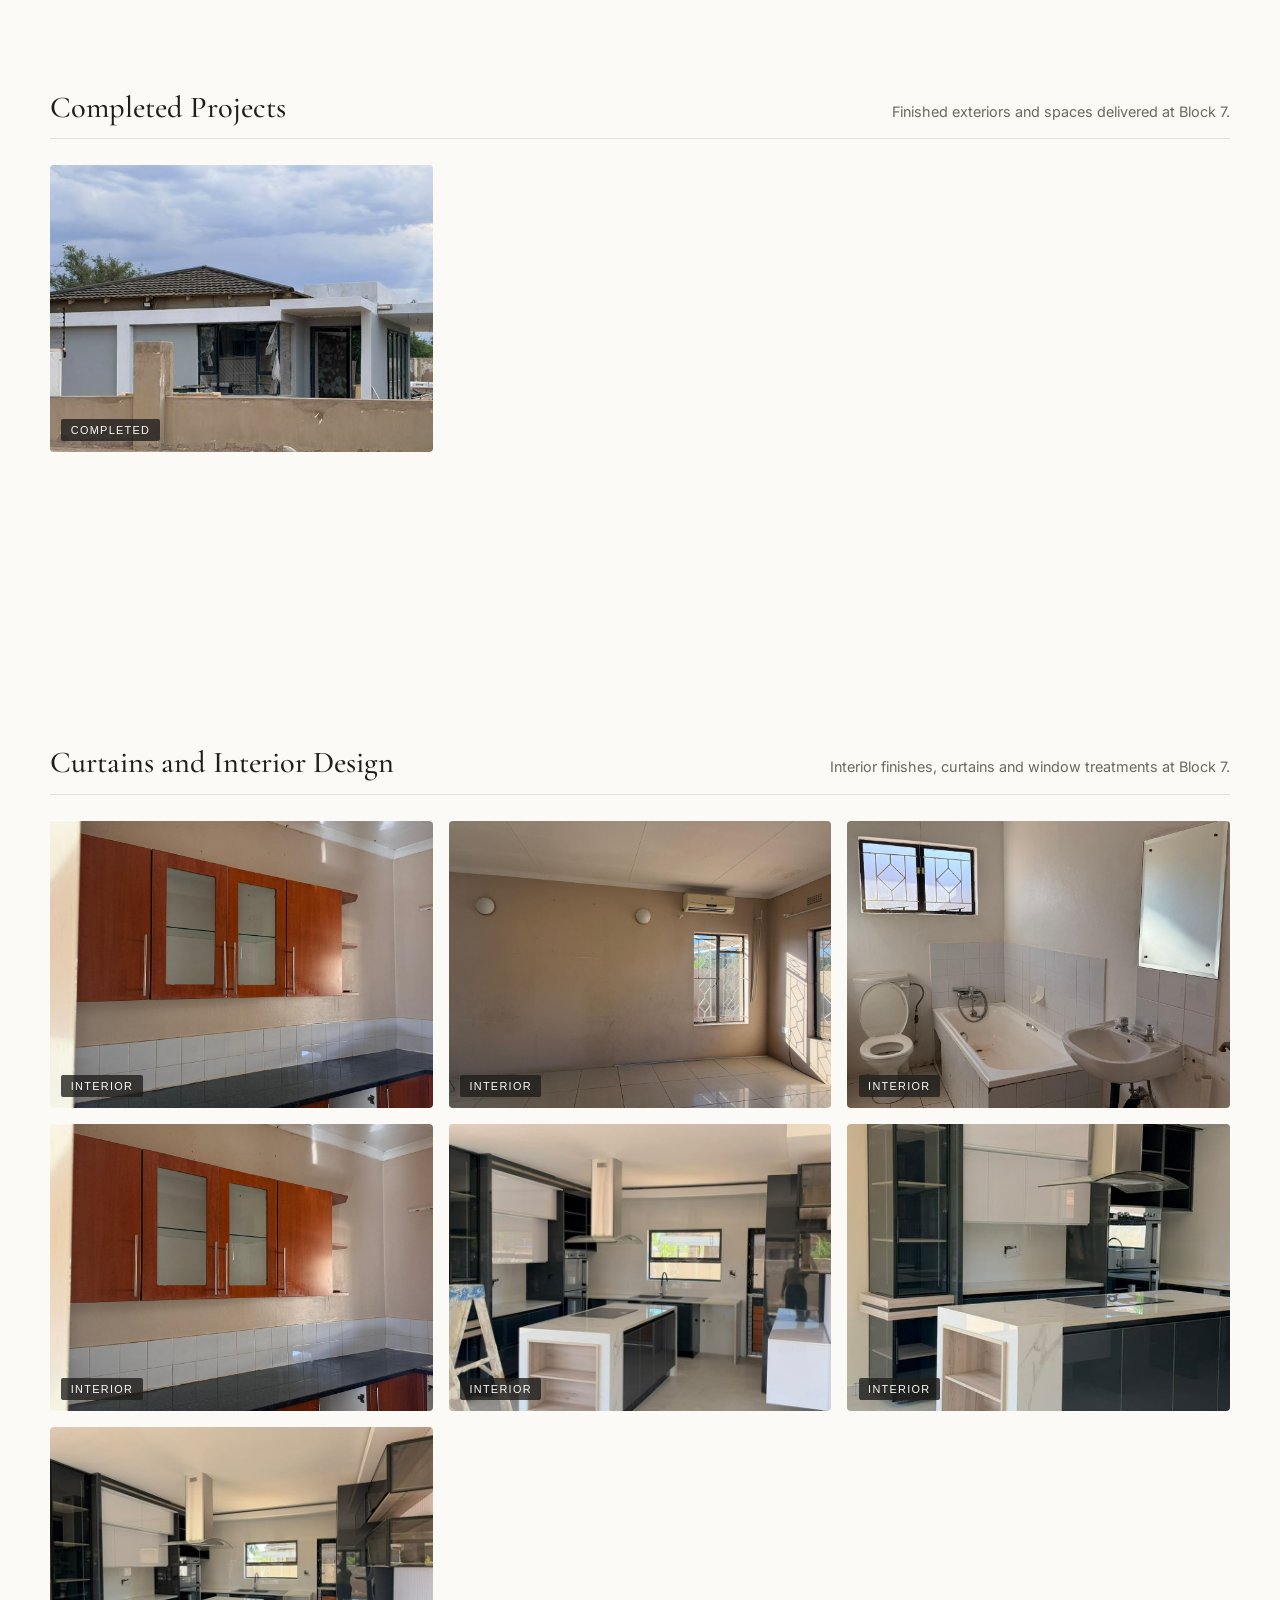
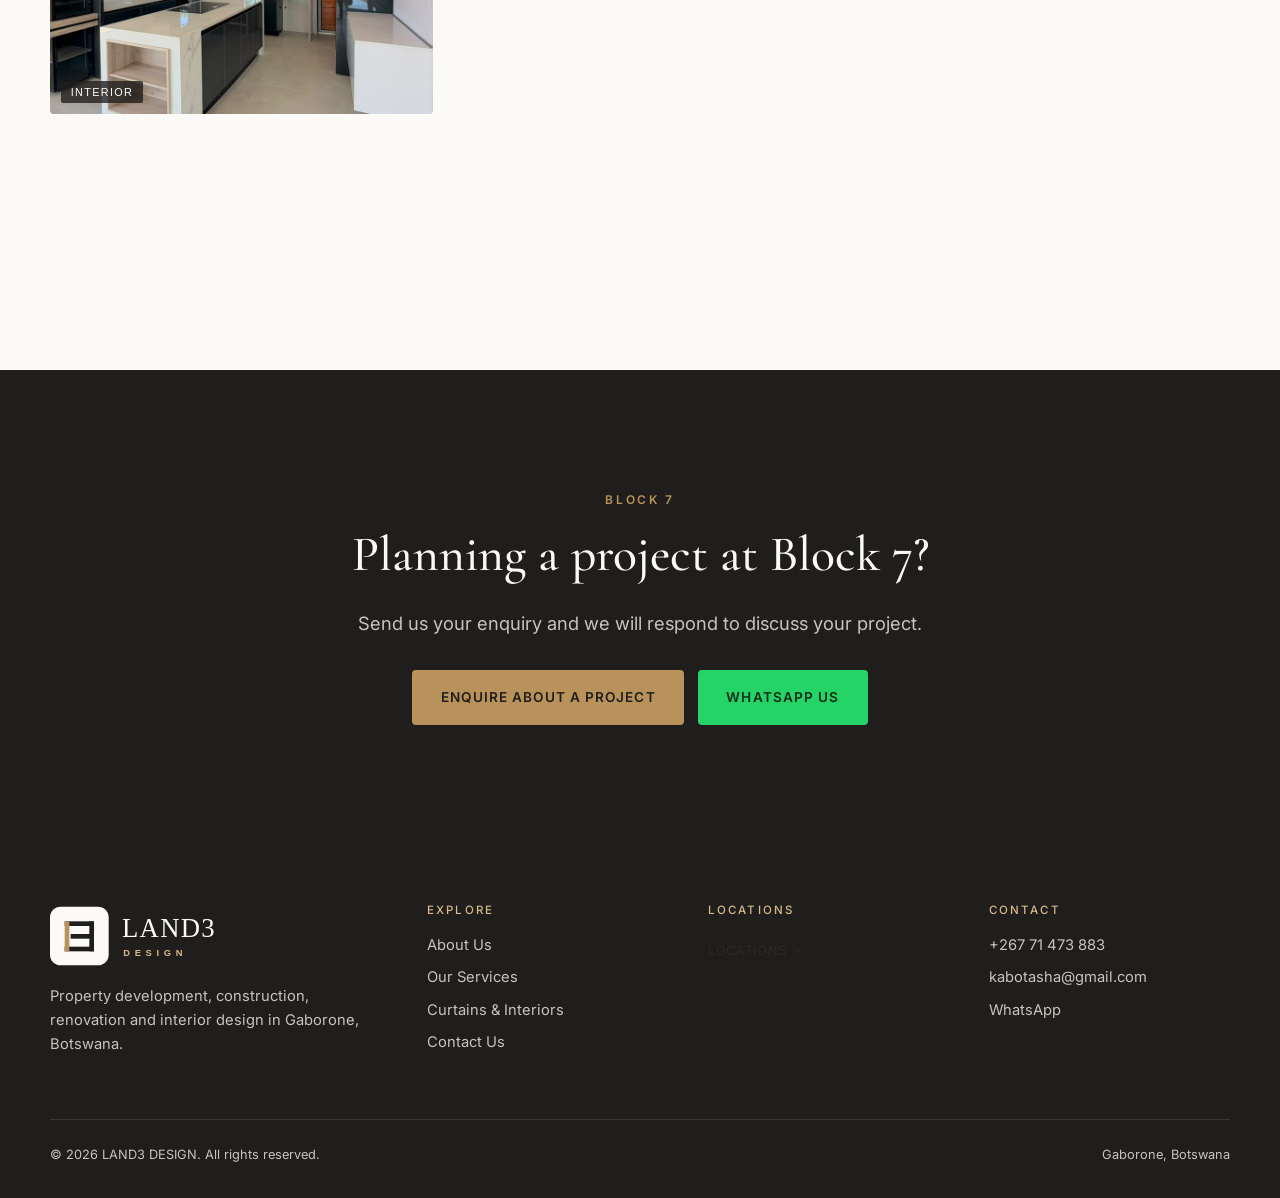
<file: block-7.html>
<!DOCTYPE html>
<html lang="en">
<head>
  <meta charset="utf-8">
  <meta name="viewport" content="width=device-width, initial-scale=1">
  <title>Block 7 Portfolio | LAND3 DESIGN</title>
  <meta name="description" content="Block 7 project portfolio by LAND3 DESIGN in Gaborone, Botswana: construction and renovation before-and-after transformations, completed projects and interiors.">
  <meta property="og:title" content="Block 7 Portfolio | LAND3 DESIGN">
  <meta name="theme-color" content="#1f1e1c">
  <link rel="icon" href="assets/logo/icon.svg" type="image/svg+xml">
  <link rel="preconnect" href="https://fonts.googleapis.com">
  <link rel="preconnect" href="https://fonts.gstatic.com" crossorigin>
  <link href="https://fonts.googleapis.com/css2?family=Cormorant+Garamond:ital,wght@0,500;0,600;1,500&family=Inter:wght@400;500;600&display=swap" rel="stylesheet">
  <link rel="stylesheet" href="assets/css/styles.css">
</head>
<body>
  <a class="skip-link" href="#main">Skip to content</a>

  <header class="site-header">
    <div class="container nav-wrap">
      <a class="brand" href="./" aria-label="LAND3 DESIGN home"><img src="assets/logo/logo-dark.svg" alt="LAND3 DESIGN"></a>
      <button class="nav-toggle" type="button" aria-expanded="false" aria-controls="primary-nav"><span>Menu</span></button>
      <nav aria-label="Main">
        <ul class="nav-links" id="primary-nav">
          <li><a href="./">Home</a></li>
          <li><a href="about.html">About Us</a></li>
          <li><a href="./#locations">Our Projects</a></li>
          <li><a href="block-7.html" aria-current="page">Block 7</a></li>
          <li><a href="boate-1.html">Boatle 1</a></li>
          <li><a href="boate-2.html">Boatle 2</a></li>
          <li><a href="services.html">Our Services</a></li>
          <li><a href="curtains-interiors.html">Curtains &amp; Interiors</a></li>
          <li><a href="contact.html" class="nav-cta">Contact Us</a></li>
        </ul>
      </nav>
    </div>
  </header>

  <main id="main">
    <section class="page-hero">
      <div class="container">
        <p class="breadcrumb"><a href="./">Home</a> &rsaquo; <a href="./#locations">Our Projects</a> &rsaquo; Block 7</p>
        <span class="eyebrow">Location portfolio</span>
        <h1>Block 7</h1>
        <p class="lead">Construction transformations, completed projects and interior work from Block 7 in Gaborone. Use the filters to browse by type of work.</p>
      </div>
    </section>

    <section class="section-tight">
      <div class="container" data-location-portfolio="block-7"></div>
    </section>

    <section class="cta-band">
      <div class="container reveal">
        <span class="eyebrow">Block 7</span>
        <h2>Planning a project at Block 7?</h2>
        <p class="lead">Send us your enquiry and we will respond to discuss your project.</p>
        <div class="btn-row">
          <a class="btn btn-primary" href="contact.html">Enquire About a Project</a>
          <a class="btn btn-whatsapp" href="#" data-wa-link data-wa-text="Hello LAND3 DESIGN, I would like to enquire about a project at Block 7.">WhatsApp Us</a>
        </div>
      </div>
    </section>
  </main>

  <footer class="site-footer">
    <div class="container">
      <div class="footer-grid">
        <div class="footer-brand">
          <img src="assets/logo/logo-light.svg" alt="LAND3 DESIGN">
          <p>Property development, construction, renovation and interior design in Gaborone, Botswana.</p>
        </div>
        <div>
          <h4>Explore</h4>
          <ul>
            <li><a href="about.html">About Us</a></li>
            <li><a href="services.html">Our Services</a></li>
            <li><a href="curtains-interiors.html">Curtains &amp; Interiors</a></li>
            <li><a href="contact.html">Contact Us</a></li>
          </ul>
        </div>
        <div>
          <h4>Locations</h4>
          <ul>
            <li class="has-dropdown">
              <button class="nav-dropdown-toggle" type="button" aria-expanded="false" aria-controls="locations-menu">Locations <span class="caret" aria-hidden="true"></span></button>
              <ul class="nav-dropdown" id="locations-menu">
                <li><a href="block-7.html">Block 7</a></li>
                <li><a href="boate-1.html">Boatle 1</a></li>
                <li><a href="boate-2.html">Boatle 2</a></li>
              </ul>
            </li>
          </ul>
        </div>
        <div>
          <h4>Contact</h4>
          <ul>
            <li data-phone>+267 71 473 883</li>
            <li><a href="#" data-email>kabotasha@gmail.com</a></li>
            <li><a href="#" data-wa-link>WhatsApp</a></li>
          </ul>
        </div>
      </div>
      <div class="footer-bottom">
        <span>&copy; <span data-year>2026</span> LAND3 DESIGN. All rights reserved.</span>
        <span>Gaborone, Botswana</span>
      </div>
    </div>
  </footer>

  <a class="whatsapp-float" href="#" data-wa-link aria-label="Chat with LAND3 DESIGN on WhatsApp">
    <svg viewBox="0 0 24 24" aria-hidden="true"><path d="M12 2a10 10 0 0 0-8.6 15.1L2 22l5-1.3A10 10 0 1 0 12 2zm0 18.2c-1.5 0-3-.4-4.2-1.2l-.3-.2-3 .8.8-2.9-.2-.3A8.2 8.2 0 1 1 12 20.2zm4.5-6.1c-.2-.1-1.5-.7-1.7-.8-.2-.1-.4-.1-.6.1l-.8 1c-.1.2-.3.2-.5.1-.2-.1-1-.4-1.9-1.2-.7-.6-1.2-1.4-1.3-1.6-.1-.2 0-.4.1-.5l.4-.4.2-.4c.1-.1 0-.3 0-.4l-.8-1.9c-.2-.5-.4-.4-.6-.4h-.5c-.2 0-.4.1-.6.3-.2.2-.8.8-.8 1.9s.8 2.2.9 2.4c.1.2 1.6 2.5 4 3.5 2 .8 2.4.6 2.8.6.4 0 1.5-.6 1.7-1.2.2-.6.2-1.1.2-1.2-.1-.1-.3-.2-.5-.3z"/></svg>
  </a>

  <script src="assets/js/projects-data.js"></script>
  <script src="assets/js/main.js"></script>
</body>
</html>
</file>
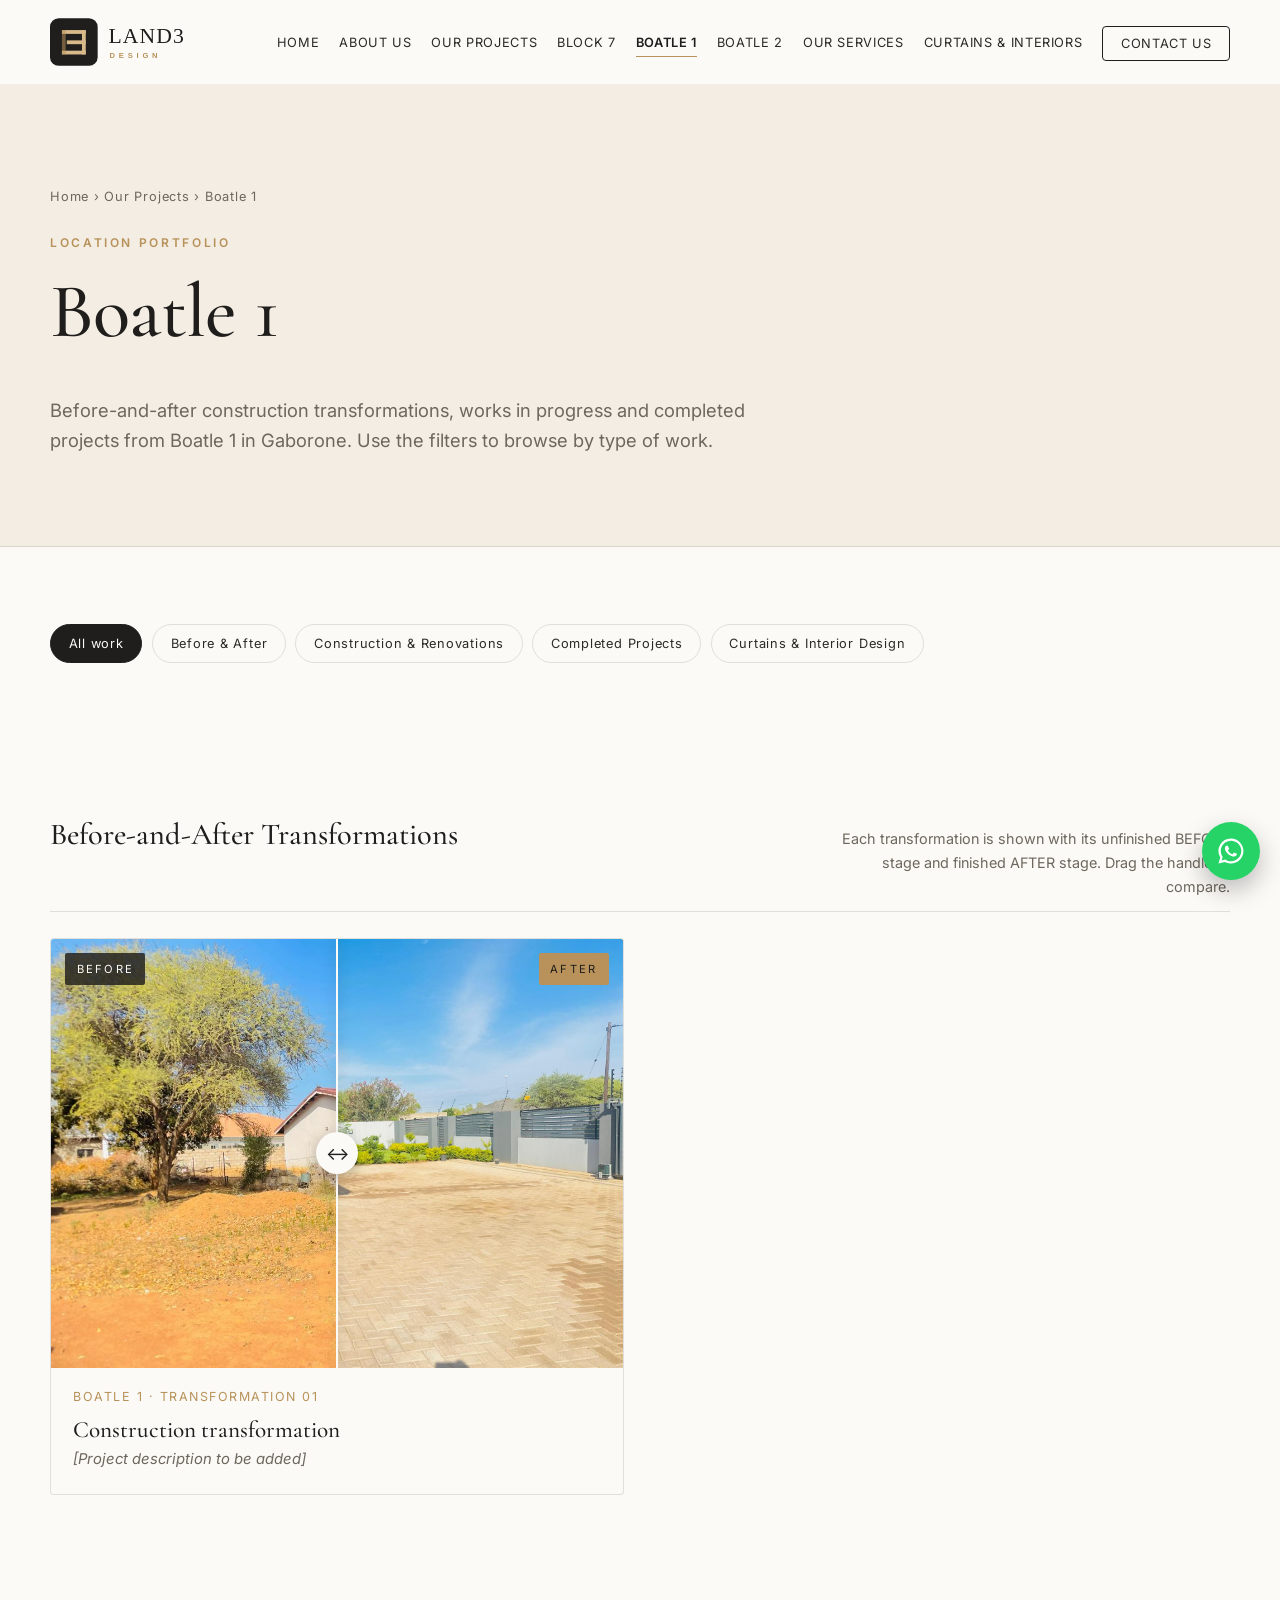
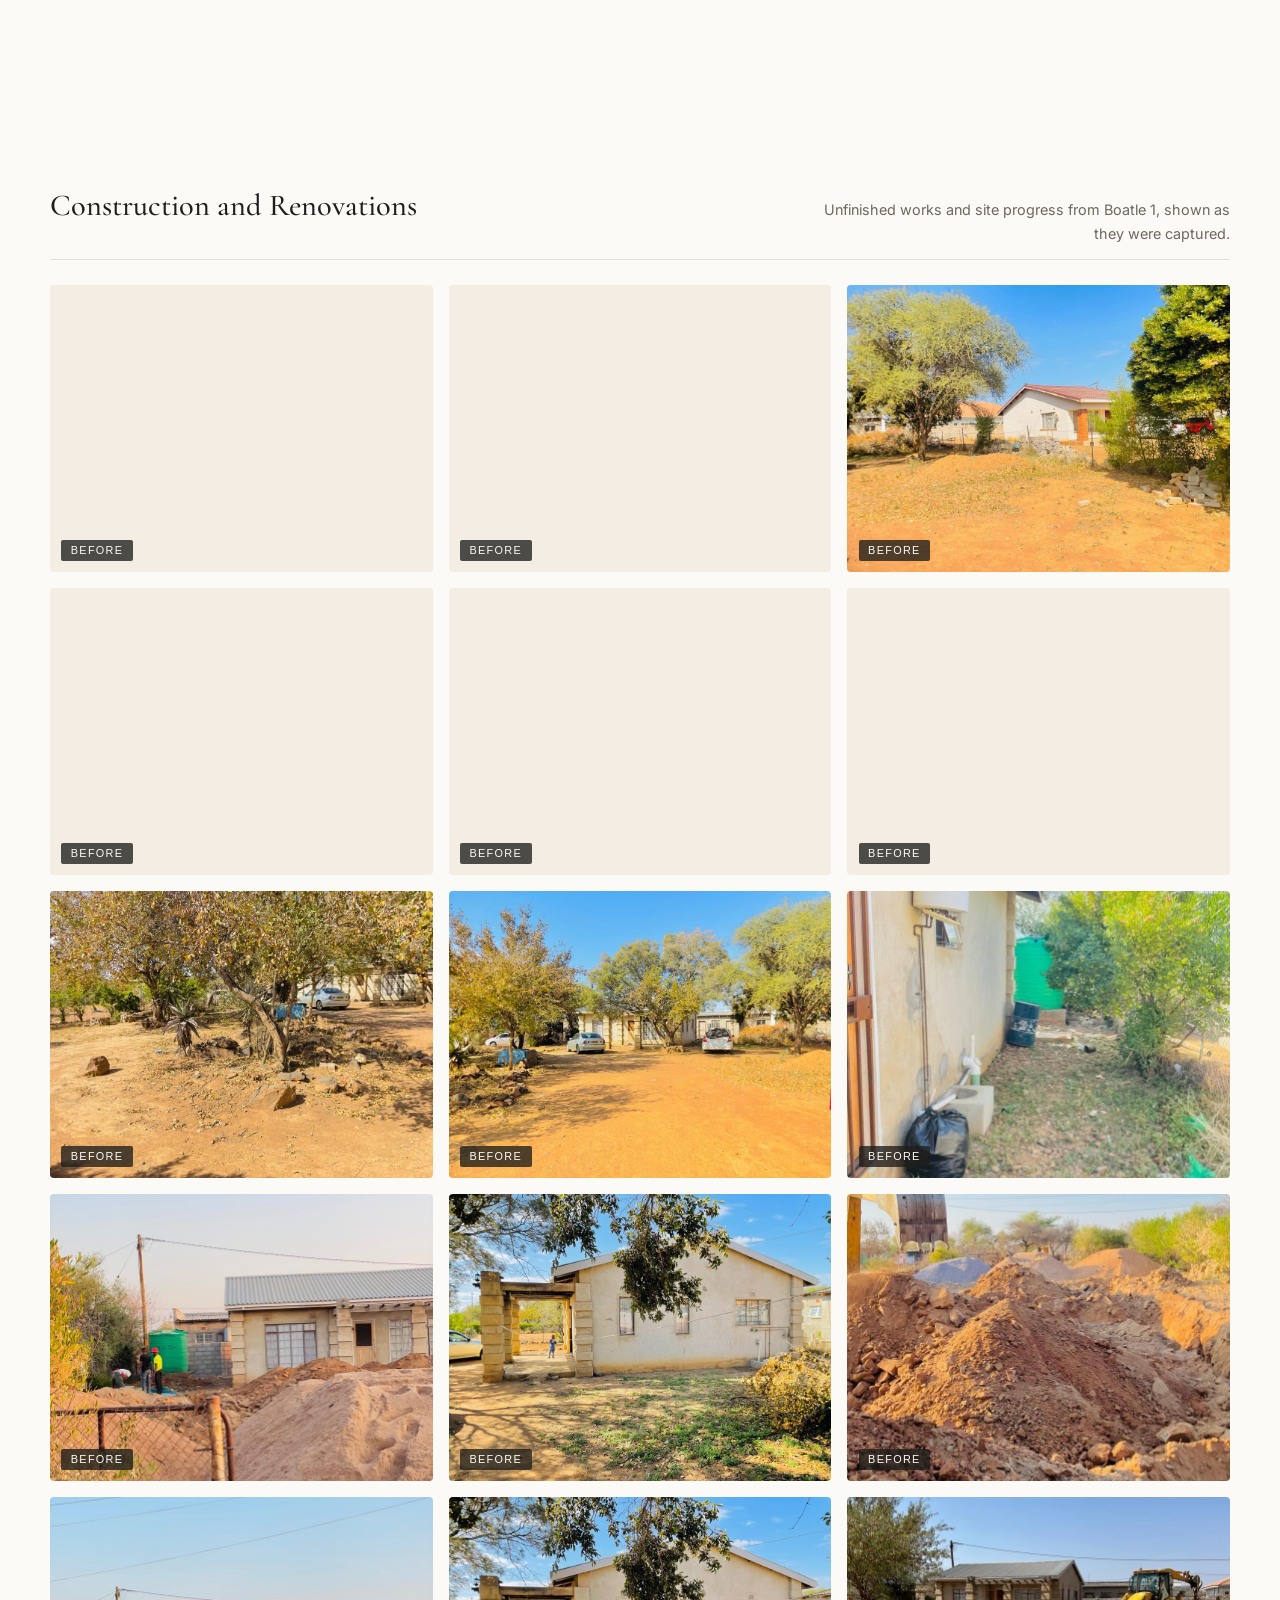
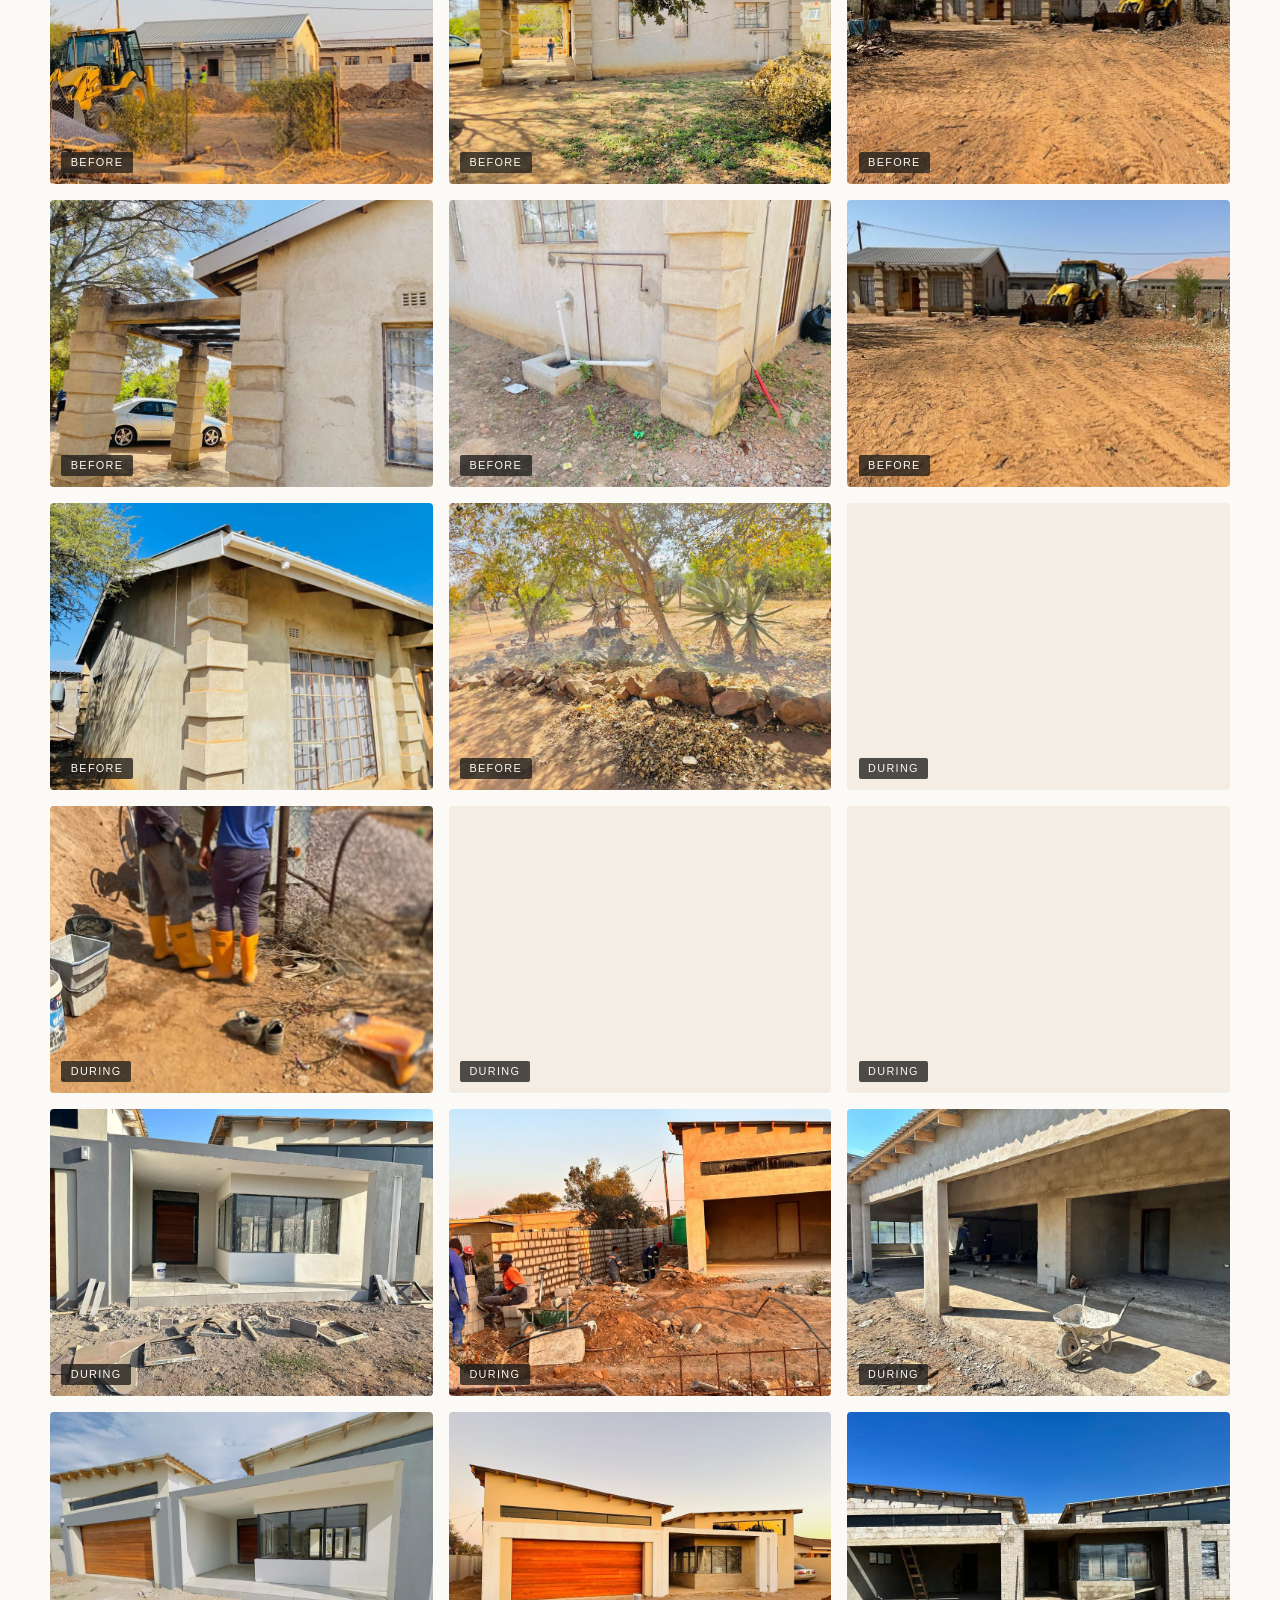
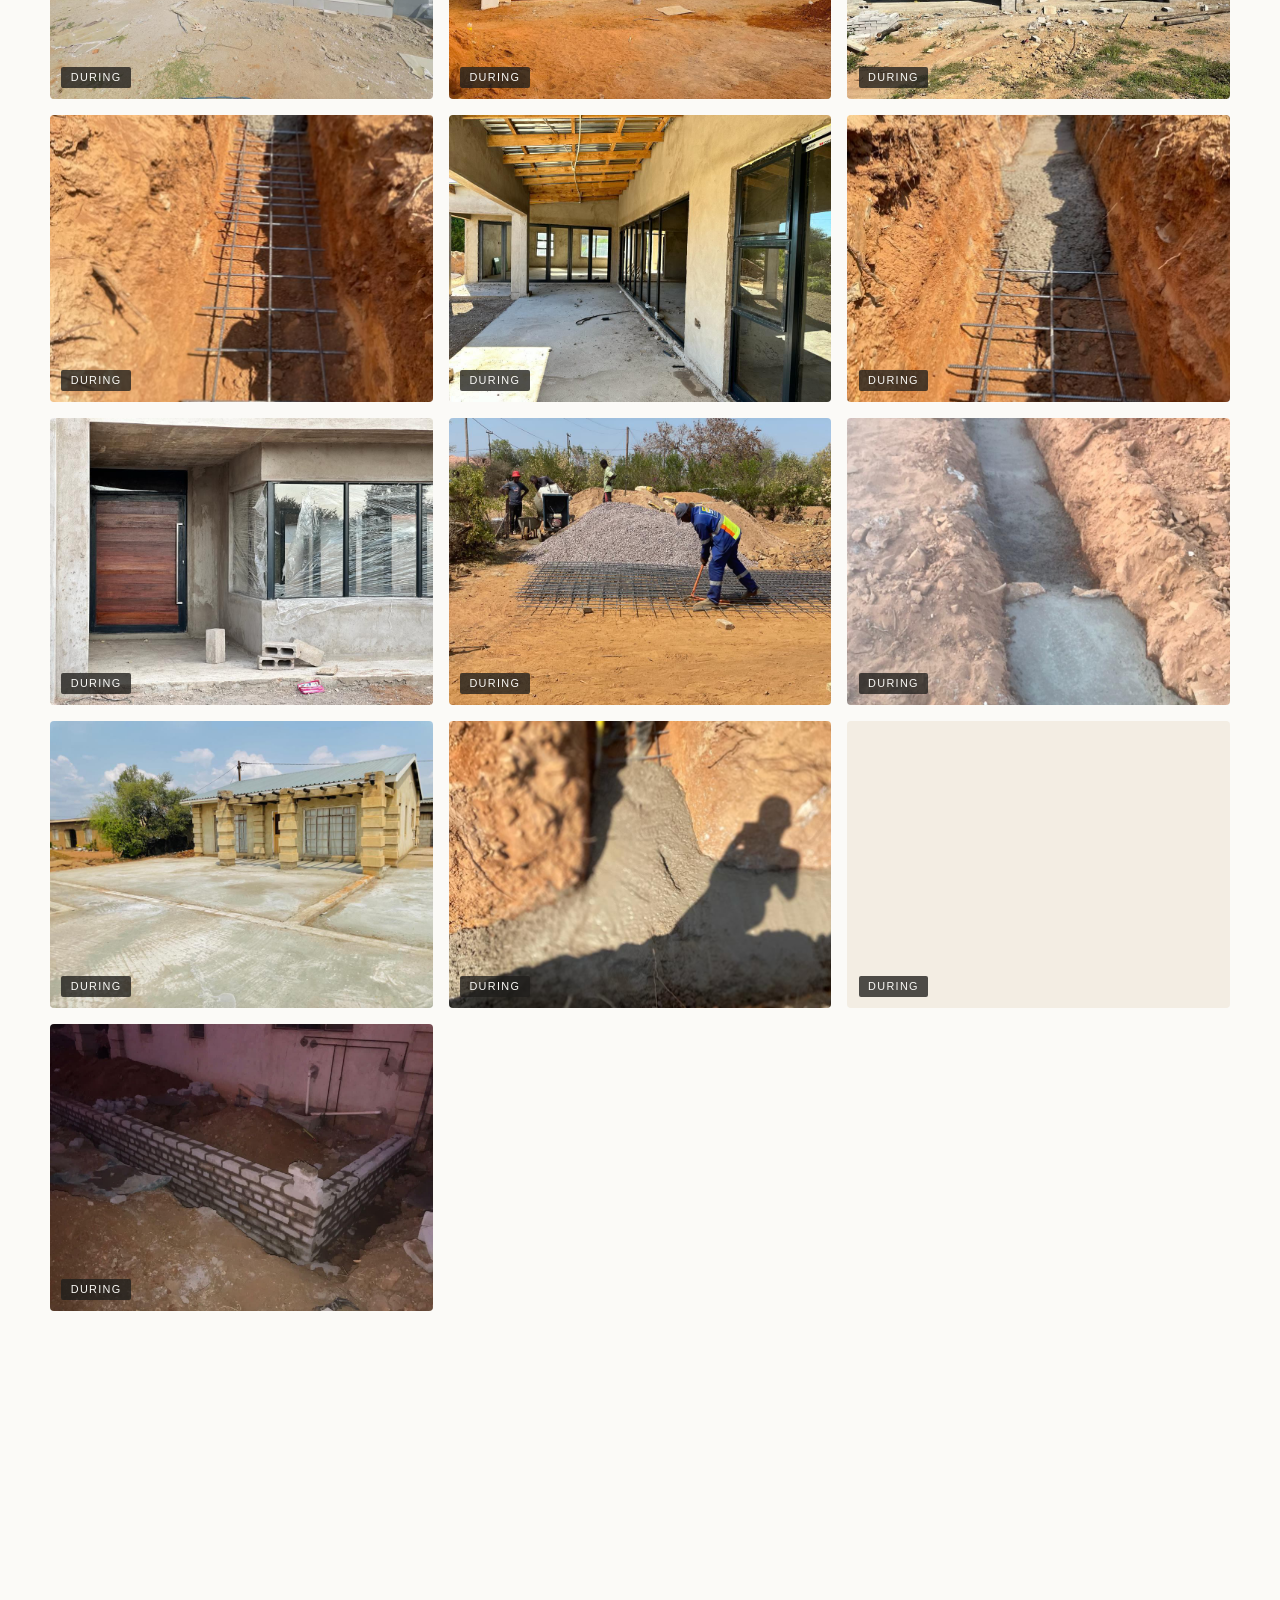
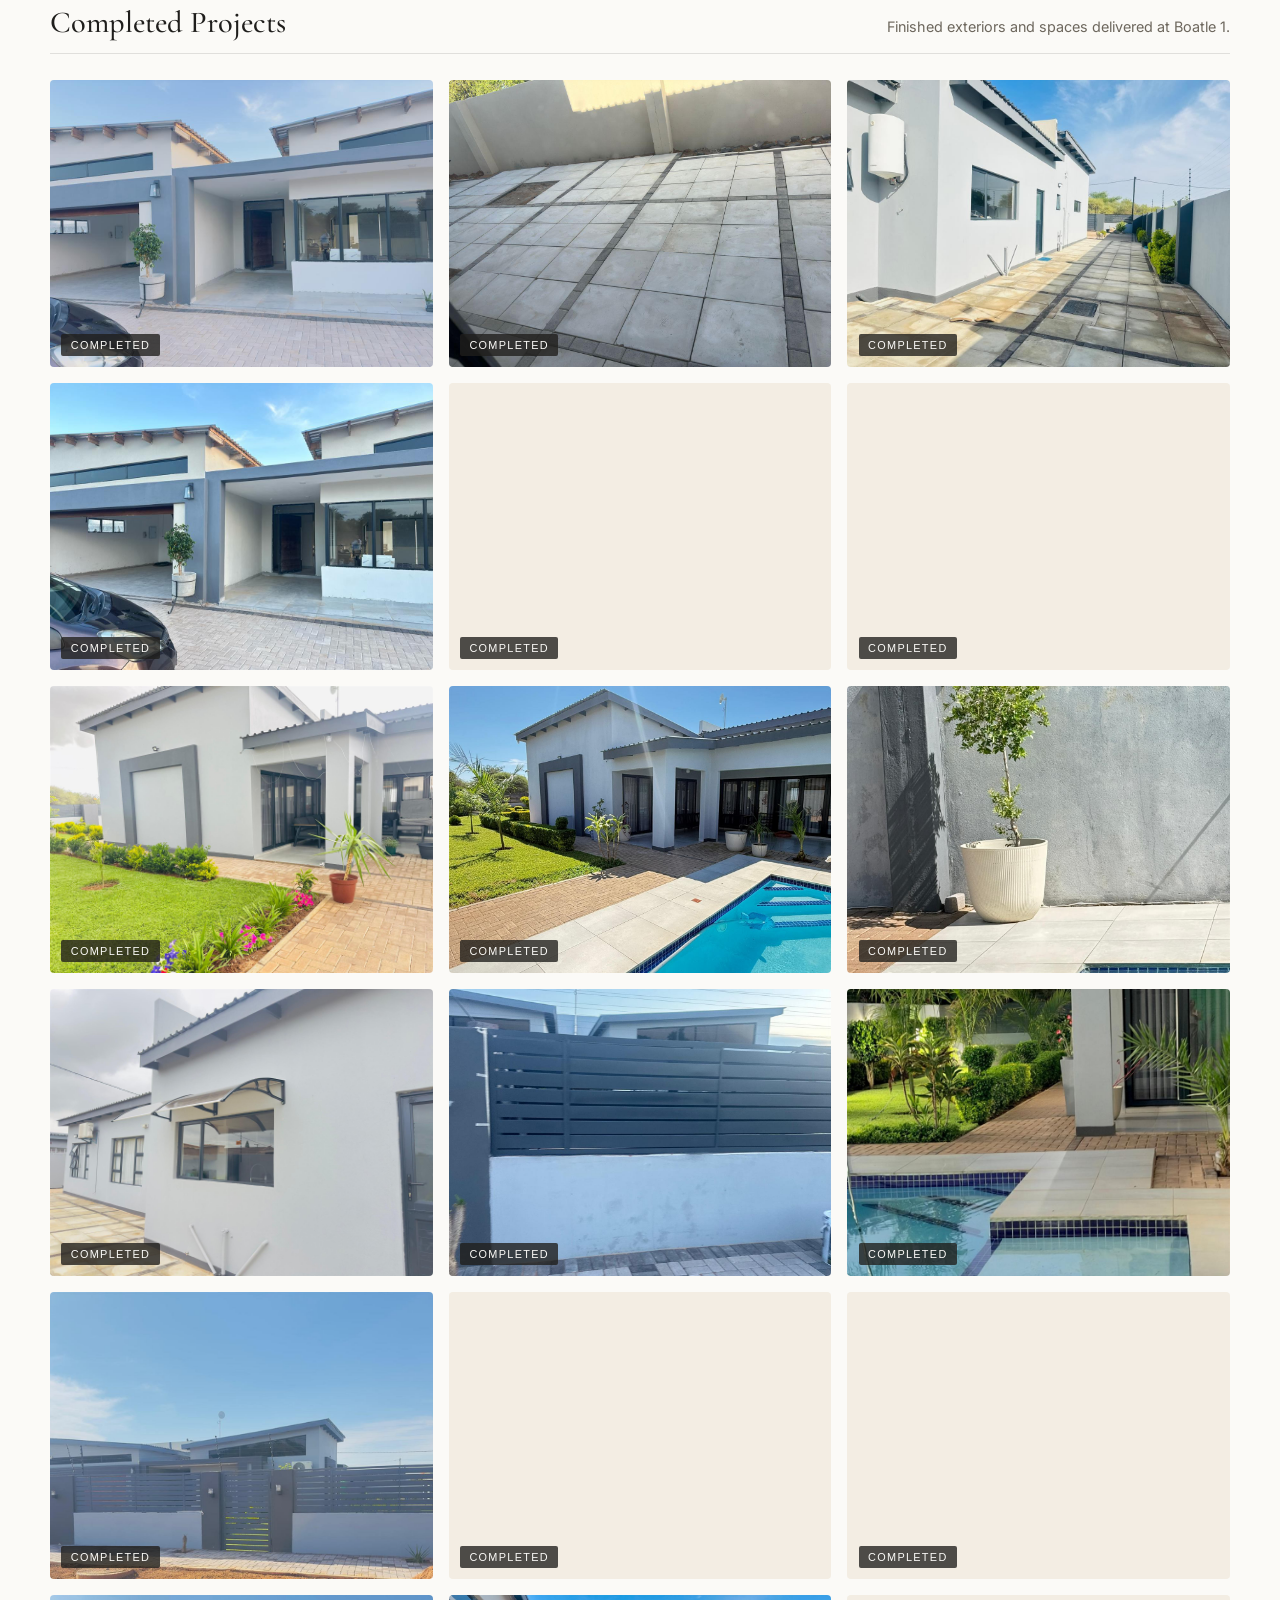
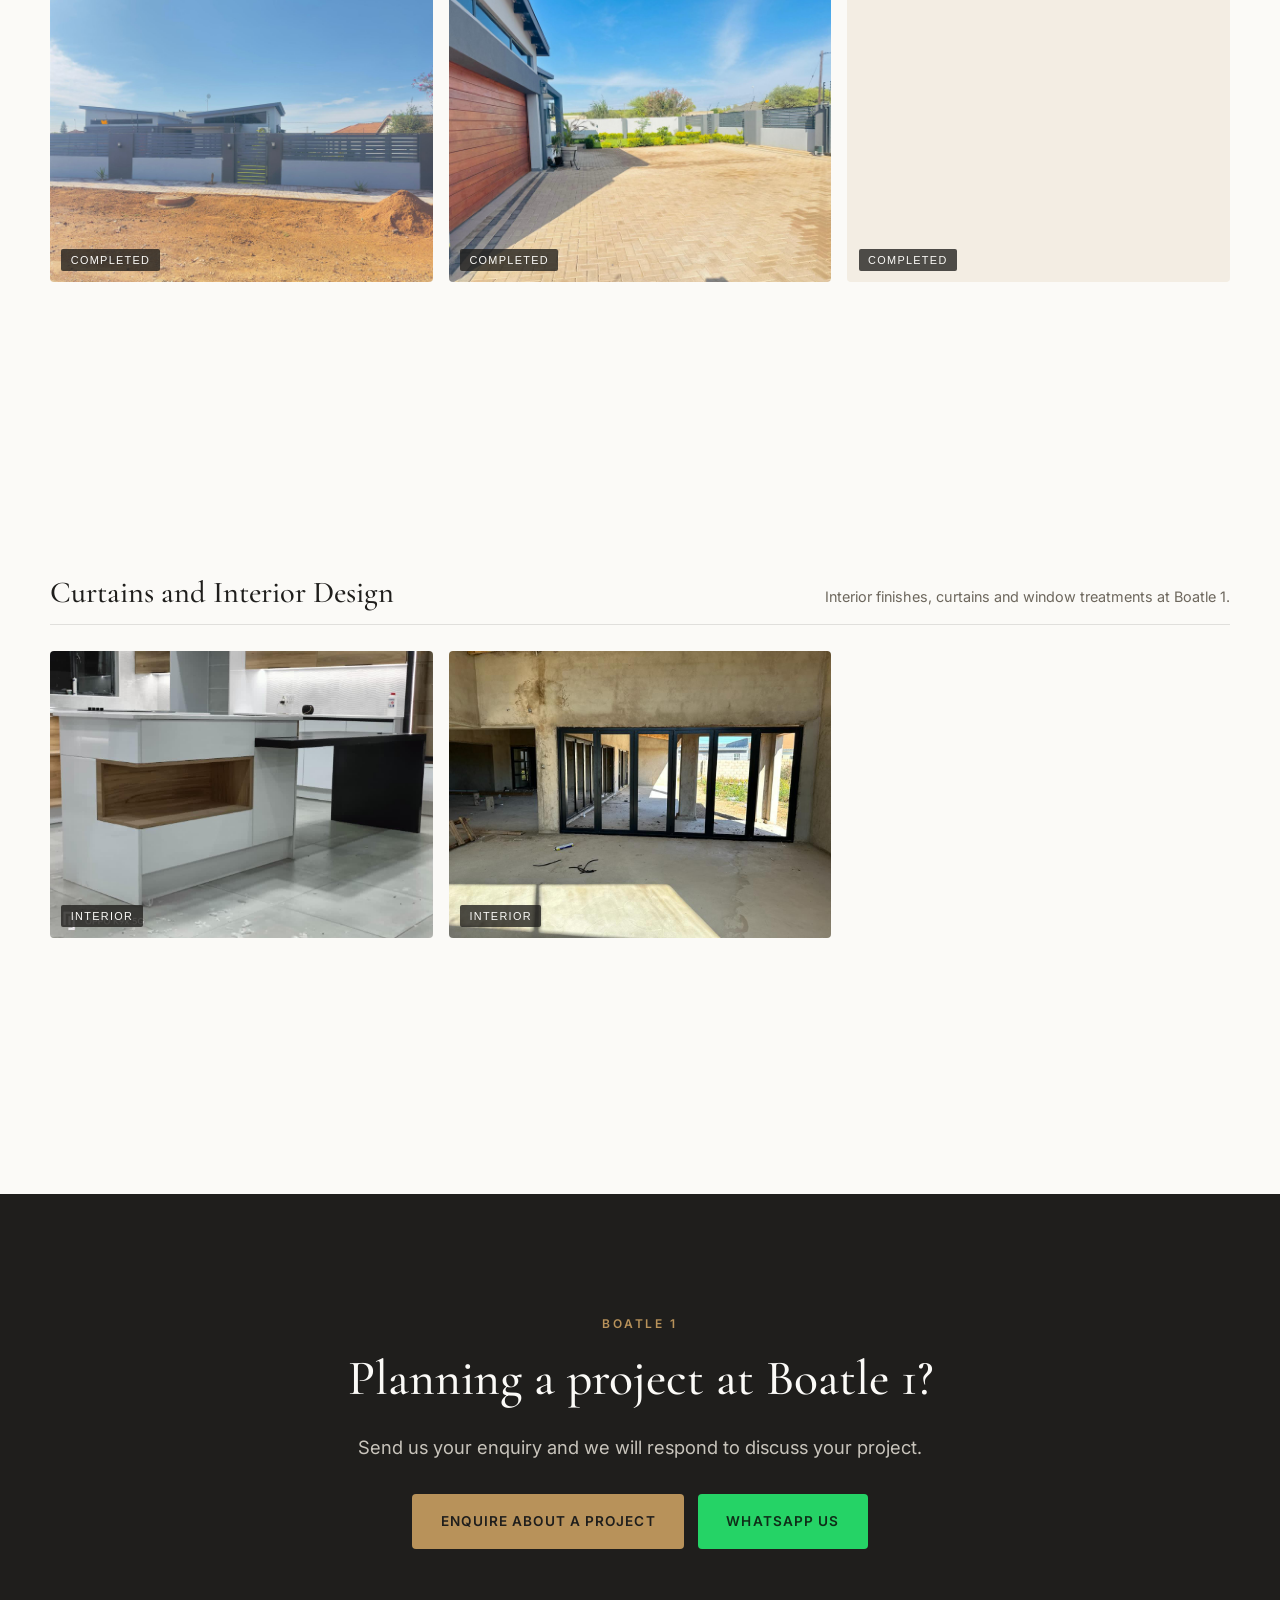
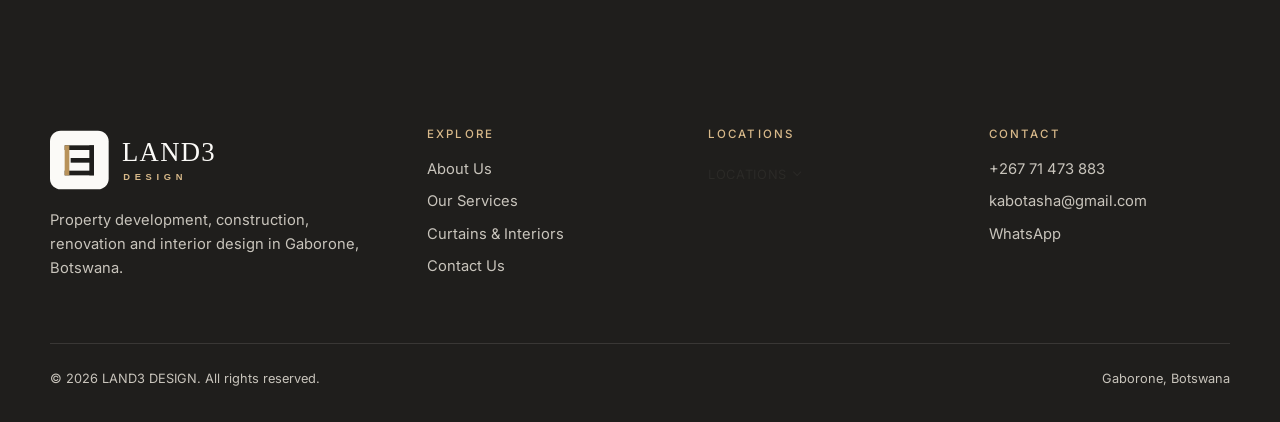
<file: boate-1.html>
<!DOCTYPE html>
<html lang="en">
<head>
  <meta charset="utf-8">
  <meta name="viewport" content="width=device-width, initial-scale=1">
  <title>Boatle 1 Portfolio | LAND3 DESIGN</title>
  <meta name="description" content="Boatle 1 project portfolio by LAND3 DESIGN in Gaborone, Botswana: construction and renovation before-and-after transformations, completed projects and interiors.">
  <meta property="og:title" content="Boatle 1 Portfolio | LAND3 DESIGN">
  <meta name="theme-color" content="#1f1e1c">
  <link rel="icon" href="assets/logo/icon.svg" type="image/svg+xml">
  <link rel="preconnect" href="https://fonts.googleapis.com">
  <link rel="preconnect" href="https://fonts.gstatic.com" crossorigin>
  <link href="https://fonts.googleapis.com/css2?family=Cormorant+Garamond:ital,wght@0,500;0,600;1,500&family=Inter:wght@400;500;600&display=swap" rel="stylesheet">
  <link rel="stylesheet" href="assets/css/styles.css">
</head>
<body>
  <a class="skip-link" href="#main">Skip to content</a>

  <header class="site-header">
    <div class="container nav-wrap">
      <a class="brand" href="./" aria-label="LAND3 DESIGN home"><img src="assets/logo/logo-dark.svg" alt="LAND3 DESIGN"></a>
      <button class="nav-toggle" type="button" aria-expanded="false" aria-controls="primary-nav"><span>Menu</span></button>
      <nav aria-label="Main">
        <ul class="nav-links" id="primary-nav">
          <li><a href="./">Home</a></li>
          <li><a href="about.html">About Us</a></li>
          <li><a href="./#locations">Our Projects</a></li>
          <li><a href="block-7.html">Block 7</a></li>
          <li><a href="boate-1.html" aria-current="page">Boatle 1</a></li>
          <li><a href="boate-2.html">Boatle 2</a></li>
          <li><a href="services.html">Our Services</a></li>
          <li><a href="curtains-interiors.html">Curtains &amp; Interiors</a></li>
          <li><a href="contact.html" class="nav-cta">Contact Us</a></li>
        </ul>
      </nav>
    </div>
  </header>

  <main id="main">
    <section class="page-hero">
      <div class="container">
        <p class="breadcrumb"><a href="./">Home</a> &rsaquo; <a href="./#locations">Our Projects</a> &rsaquo; Boatle 1</p>
        <span class="eyebrow">Location portfolio</span>
        <h1>Boatle 1</h1>
        <p class="lead">Before-and-after construction transformations, works in progress and completed projects from Boatle 1 in Gaborone. Use the filters to browse by type of work.</p>
      </div>
    </section>

    <section class="section-tight">
      <div class="container" data-location-portfolio="boate-1"></div>
    </section>

    <section class="cta-band">
      <div class="container reveal">
        <span class="eyebrow">Boatle 1</span>
        <h2>Planning a project at Boatle 1?</h2>
        <p class="lead">Send us your enquiry and we will respond to discuss your project.</p>
        <div class="btn-row">
          <a class="btn btn-primary" href="contact.html">Enquire About a Project</a>
          <a class="btn btn-whatsapp" href="#" data-wa-link data-wa-text="Hello LAND3 DESIGN, I would like to enquire about a project at Boatle 1.">WhatsApp Us</a>
        </div>
      </div>
    </section>
  </main>

  <footer class="site-footer">
    <div class="container">
      <div class="footer-grid">
        <div class="footer-brand">
          <img src="assets/logo/logo-light.svg" alt="LAND3 DESIGN">
          <p>Property development, construction, renovation and interior design in Gaborone, Botswana.</p>
        </div>
        <div>
          <h4>Explore</h4>
          <ul>
            <li><a href="about.html">About Us</a></li>
            <li><a href="services.html">Our Services</a></li>
            <li><a href="curtains-interiors.html">Curtains &amp; Interiors</a></li>
            <li><a href="contact.html">Contact Us</a></li>
          </ul>
        </div>
        <div>
          <h4>Locations</h4>
          <ul>
            <li class="has-dropdown">
              <button class="nav-dropdown-toggle" type="button" aria-expanded="false" aria-controls="locations-menu">Locations <span class="caret" aria-hidden="true"></span></button>
              <ul class="nav-dropdown" id="locations-menu">
                <li><a href="block-7.html">Block 7</a></li>
                <li><a href="boate-1.html">Boatle 1</a></li>
                <li><a href="boate-2.html">Boatle 2</a></li>
              </ul>
            </li>
          </ul>
        </div>
        <div>
          <h4>Contact</h4>
          <ul>
            <li data-phone>+267 71 473 883</li>
            <li><a href="#" data-email>kabotasha@gmail.com</a></li>
            <li><a href="#" data-wa-link>WhatsApp</a></li>
          </ul>
        </div>
      </div>
      <div class="footer-bottom">
        <span>&copy; <span data-year>2026</span> LAND3 DESIGN. All rights reserved.</span>
        <span>Gaborone, Botswana</span>
      </div>
    </div>
  </footer>

  <a class="whatsapp-float" href="#" data-wa-link aria-label="Chat with LAND3 DESIGN on WhatsApp">
    <svg viewBox="0 0 24 24" aria-hidden="true"><path d="M12 2a10 10 0 0 0-8.6 15.1L2 22l5-1.3A10 10 0 1 0 12 2zm0 18.2c-1.5 0-3-.4-4.2-1.2l-.3-.2-3 .8.8-2.9-.2-.3A8.2 8.2 0 1 1 12 20.2zm4.5-6.1c-.2-.1-1.5-.7-1.7-.8-.2-.1-.4-.1-.6.1l-.8 1c-.1.2-.3.2-.5.1-.2-.1-1-.4-1.9-1.2-.7-.6-1.2-1.4-1.3-1.6-.1-.2 0-.4.1-.5l.4-.4.2-.4c.1-.1 0-.3 0-.4l-.8-1.9c-.2-.5-.4-.4-.6-.4h-.5c-.2 0-.4.1-.6.3-.2.2-.8.8-.8 1.9s.8 2.2.9 2.4c.1.2 1.6 2.5 4 3.5 2 .8 2.4.6 2.8.6.4 0 1.5-.6 1.7-1.2.2-.6.2-1.1.2-1.2-.1-.1-.3-.2-.5-.3z"/></svg>
  </a>

  <script src="assets/js/projects-data.js"></script>
  <script src="assets/js/main.js"></script>
</body>
</html>
</file>
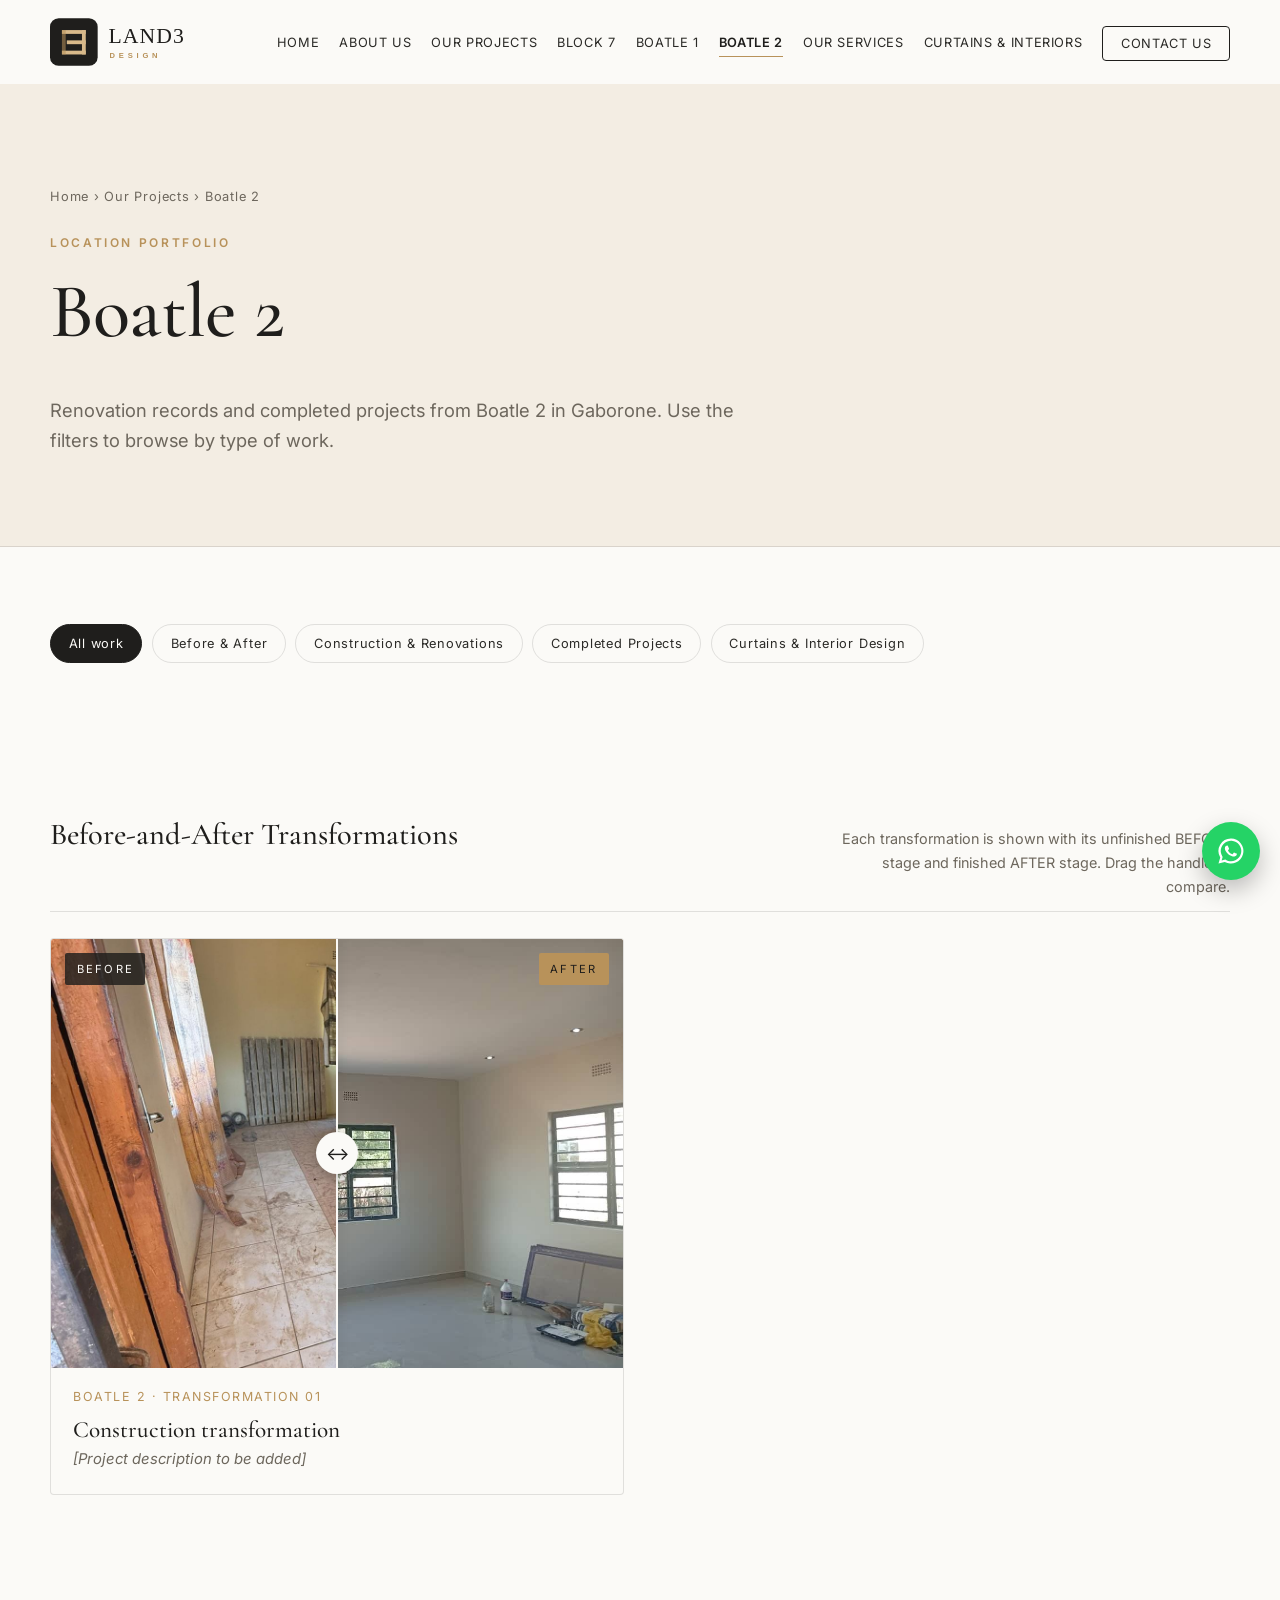
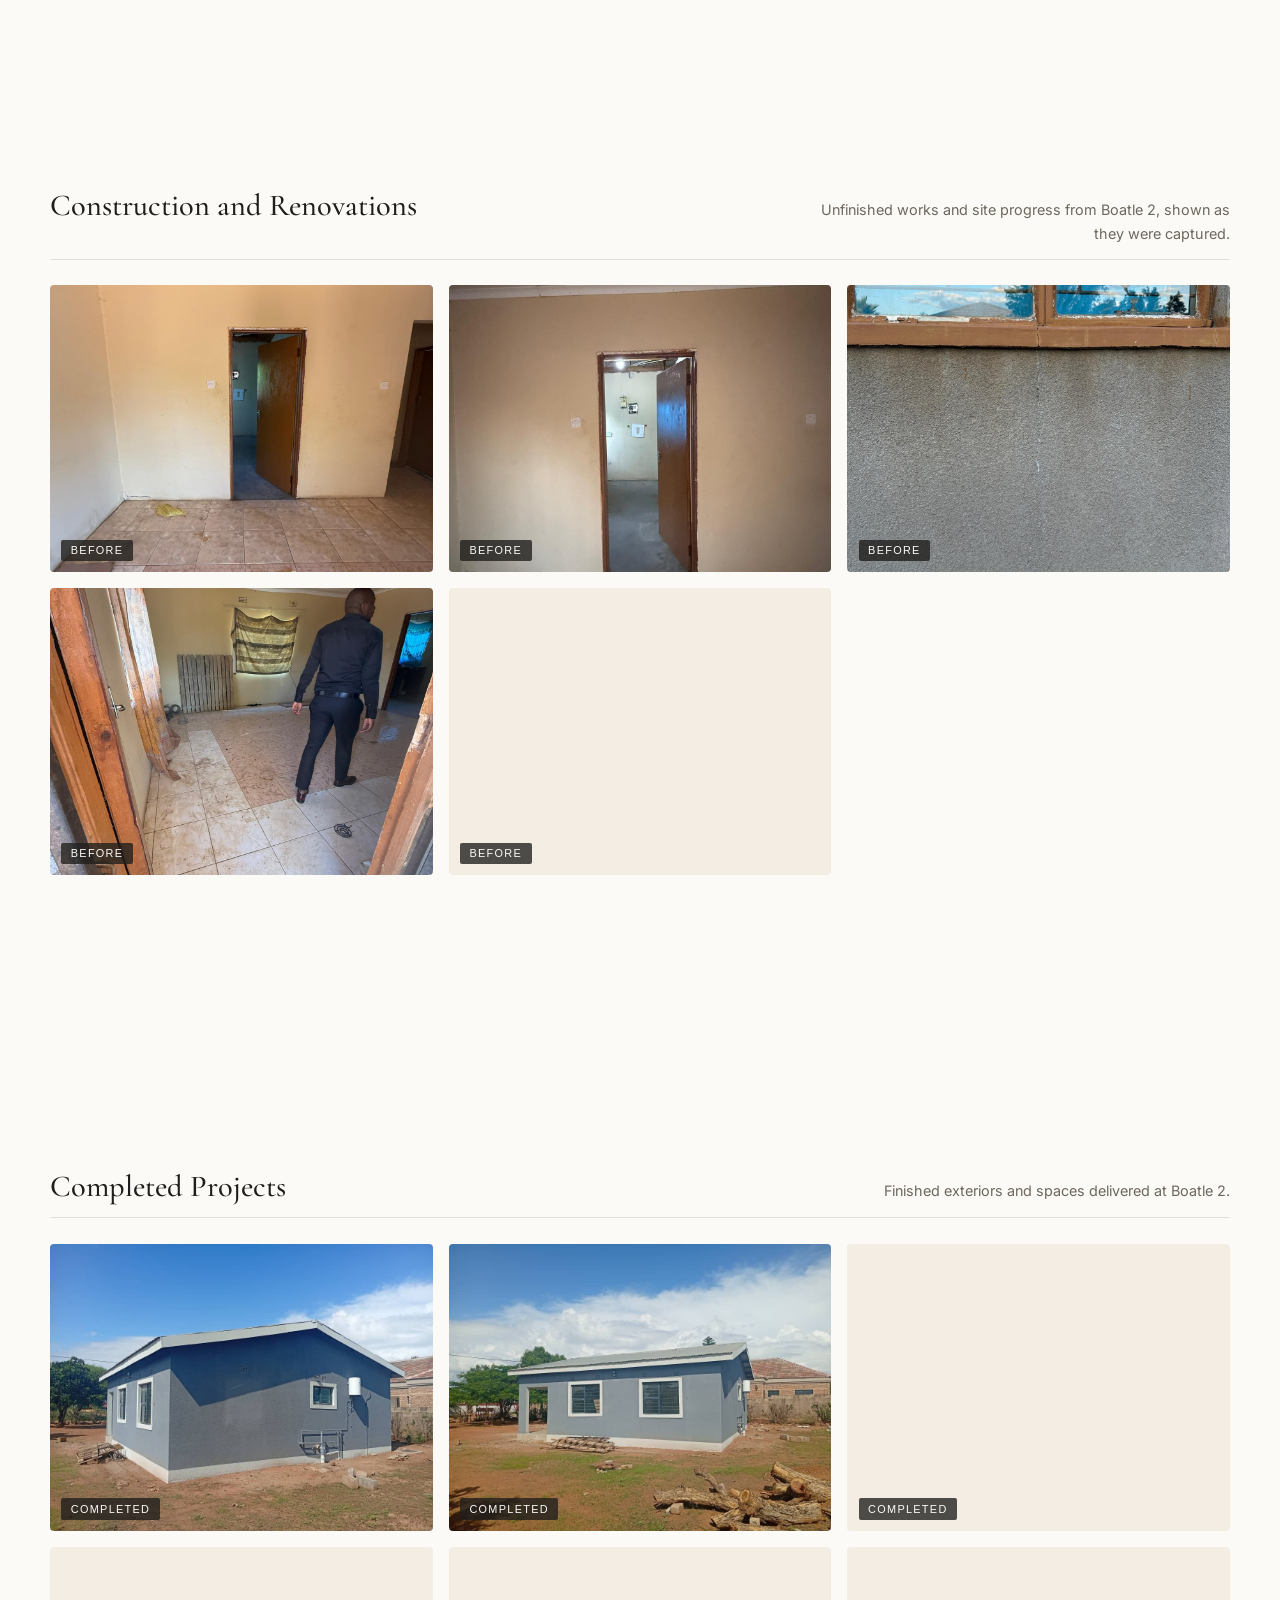
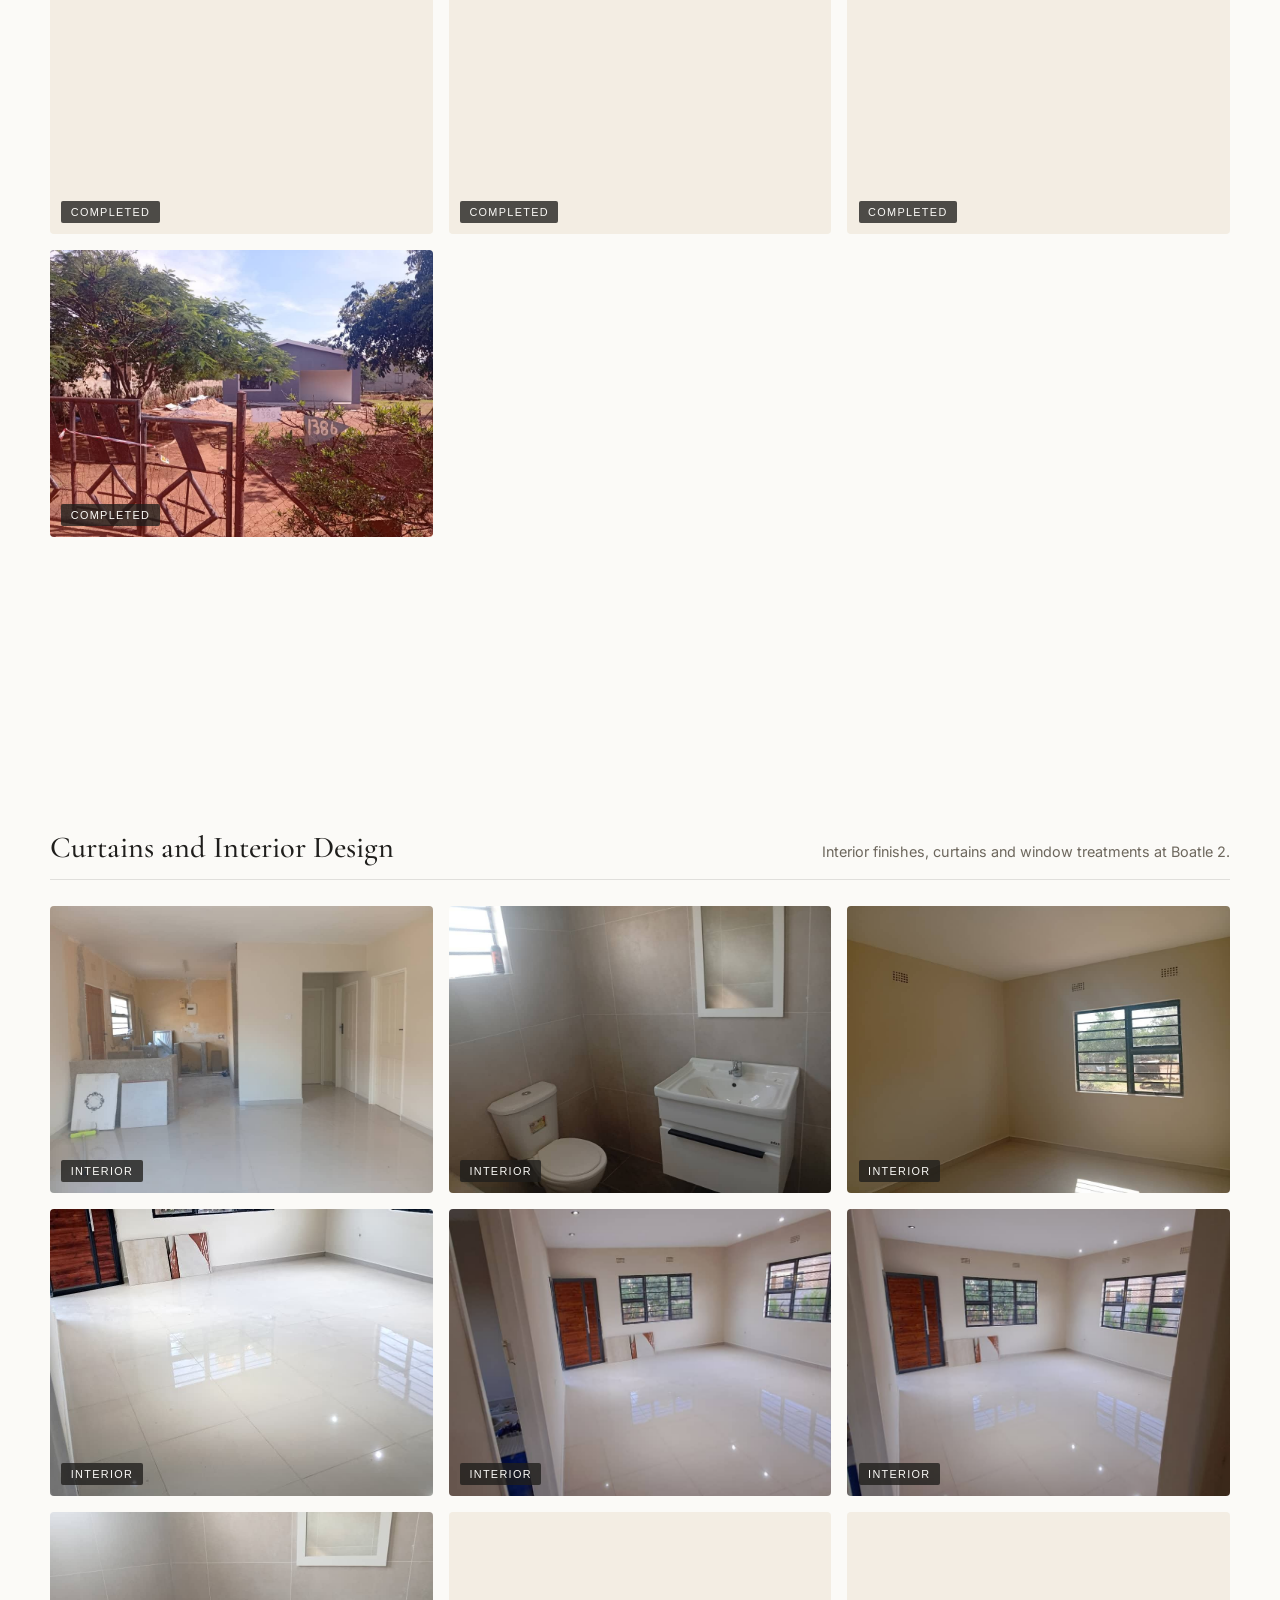
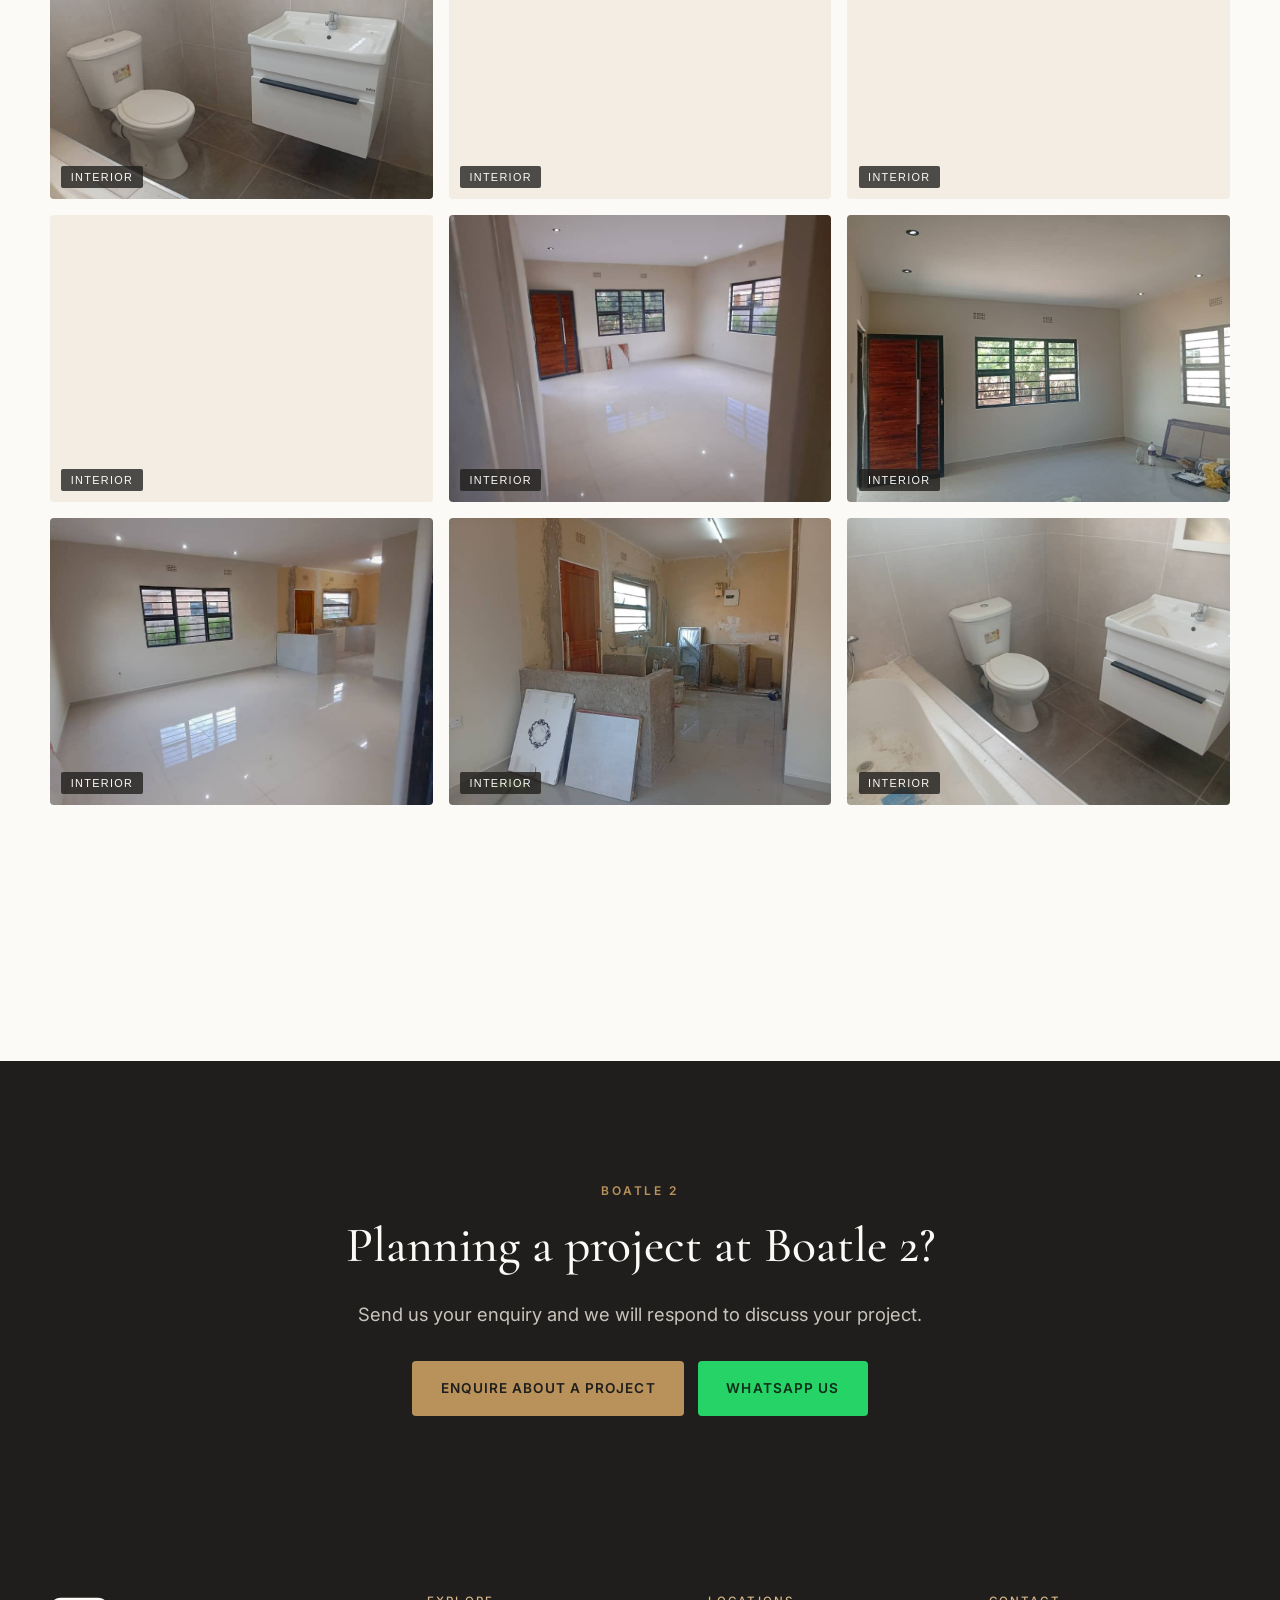
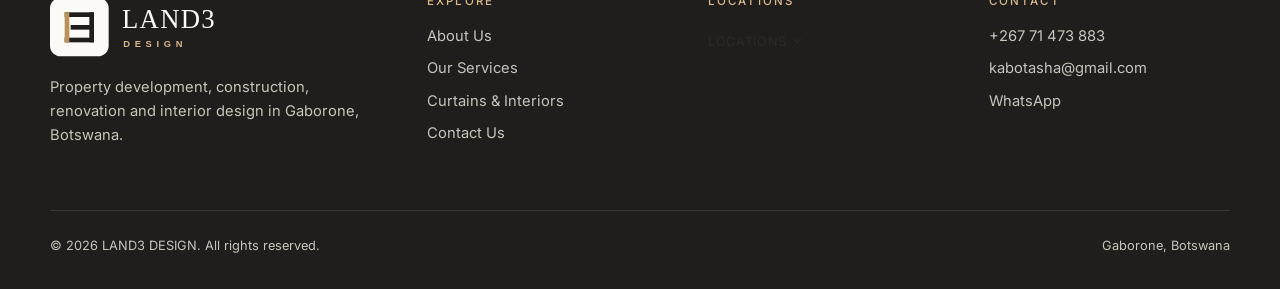
<file: boate-2.html>
<!DOCTYPE html>
<html lang="en">
<head>
  <meta charset="utf-8">
  <meta name="viewport" content="width=device-width, initial-scale=1">
  <title>Boatle 2 Portfolio | LAND3 DESIGN</title>
  <meta name="description" content="Boatle 2 project portfolio by LAND3 DESIGN in Gaborone, Botswana: before-and-after renovations, completed projects and interiors.">
  <meta property="og:title" content="Boatle 2 Portfolio | LAND3 DESIGN">
  <meta name="theme-color" content="#1f1e1c">
  <link rel="icon" href="assets/logo/icon.svg" type="image/svg+xml">
  <link rel="preconnect" href="https://fonts.googleapis.com">
  <link rel="preconnect" href="https://fonts.gstatic.com" crossorigin>
  <link href="https://fonts.googleapis.com/css2?family=Cormorant+Garamond:ital,wght@0,500;0,600;1,500&family=Inter:wght@400;500;600&display=swap" rel="stylesheet">
  <link rel="stylesheet" href="assets/css/styles.css">
</head>
<body>
  <a class="skip-link" href="#main">Skip to content</a>

  <header class="site-header">
    <div class="container nav-wrap">
      <a class="brand" href="./" aria-label="LAND3 DESIGN home"><img src="assets/logo/logo-dark.svg" alt="LAND3 DESIGN"></a>
      <button class="nav-toggle" type="button" aria-expanded="false" aria-controls="primary-nav"><span>Menu</span></button>
      <nav aria-label="Main">
        <ul class="nav-links" id="primary-nav">
          <li><a href="./">Home</a></li>
          <li><a href="about.html">About Us</a></li>
          <li><a href="./#locations">Our Projects</a></li>
          <li><a href="block-7.html">Block 7</a></li>
          <li><a href="boate-1.html">Boatle 1</a></li>
          <li><a href="boate-2.html" aria-current="page">Boatle 2</a></li>
          <li><a href="services.html">Our Services</a></li>
          <li><a href="curtains-interiors.html">Curtains &amp; Interiors</a></li>
          <li><a href="contact.html" class="nav-cta">Contact Us</a></li>
        </ul>
      </nav>
    </div>
  </header>

  <main id="main">
    <section class="page-hero">
      <div class="container">
        <p class="breadcrumb"><a href="./">Home</a> &rsaquo; <a href="./#locations">Our Projects</a> &rsaquo; Boatle 2</p>
        <span class="eyebrow">Location portfolio</span>
        <h1>Boatle 2</h1>
        <p class="lead">Renovation records and completed projects from Boatle 2 in Gaborone. Use the filters to browse by type of work.</p>
      </div>
    </section>

    <section class="section-tight">
      <div class="container" data-location-portfolio="boate-2"></div>
    </section>

    <section class="cta-band">
      <div class="container reveal">
        <span class="eyebrow">Boatle 2</span>
        <h2>Planning a project at Boatle 2?</h2>
        <p class="lead">Send us your enquiry and we will respond to discuss your project.</p>
        <div class="btn-row">
          <a class="btn btn-primary" href="contact.html">Enquire About a Project</a>
          <a class="btn btn-whatsapp" href="#" data-wa-link data-wa-text="Hello LAND3 DESIGN, I would like to enquire about a project at Boatle 2.">WhatsApp Us</a>
        </div>
      </div>
    </section>
  </main>

  <footer class="site-footer">
    <div class="container">
      <div class="footer-grid">
        <div class="footer-brand">
          <img src="assets/logo/logo-light.svg" alt="LAND3 DESIGN">
          <p>Property development, construction, renovation and interior design in Gaborone, Botswana.</p>
        </div>
        <div>
          <h4>Explore</h4>
          <ul>
            <li><a href="about.html">About Us</a></li>
            <li><a href="services.html">Our Services</a></li>
            <li><a href="curtains-interiors.html">Curtains &amp; Interiors</a></li>
            <li><a href="contact.html">Contact Us</a></li>
          </ul>
        </div>
        <div>
          <h4>Locations</h4>
          <ul>
            <li class="has-dropdown">
              <button class="nav-dropdown-toggle" type="button" aria-expanded="false" aria-controls="locations-menu">Locations <span class="caret" aria-hidden="true"></span></button>
              <ul class="nav-dropdown" id="locations-menu">
                <li><a href="block-7.html">Block 7</a></li>
                <li><a href="boate-1.html">Boatle 1</a></li>
                <li><a href="boate-2.html">Boatle 2</a></li>
              </ul>
            </li>
          </ul>
        </div>
        <div>
          <h4>Contact</h4>
          <ul>
            <li data-phone>+267 71 473 883</li>
            <li><a href="#" data-email>kabotasha@gmail.com</a></li>
            <li><a href="#" data-wa-link>WhatsApp</a></li>
          </ul>
        </div>
      </div>
      <div class="footer-bottom">
        <span>&copy; <span data-year>2026</span> LAND3 DESIGN. All rights reserved.</span>
        <span>Gaborone, Botswana</span>
      </div>
    </div>
  </footer>

  <a class="whatsapp-float" href="#" data-wa-link aria-label="Chat with LAND3 DESIGN on WhatsApp">
    <svg viewBox="0 0 24 24" aria-hidden="true"><path d="M12 2a10 10 0 0 0-8.6 15.1L2 22l5-1.3A10 10 0 1 0 12 2zm0 18.2c-1.5 0-3-.4-4.2-1.2l-.3-.2-3 .8.8-2.9-.2-.3A8.2 8.2 0 1 1 12 20.2zm4.5-6.1c-.2-.1-1.5-.7-1.7-.8-.2-.1-.4-.1-.6.1l-.8 1c-.1.2-.3.2-.5.1-.2-.1-1-.4-1.9-1.2-.7-.6-1.2-1.4-1.3-1.6-.1-.2 0-.4.1-.5l.4-.4.2-.4c.1-.1 0-.3 0-.4l-.8-1.9c-.2-.5-.4-.4-.6-.4h-.5c-.2 0-.4.1-.6.3-.2.2-.8.8-.8 1.9s.8 2.2.9 2.4c.1.2 1.6 2.5 4 3.5 2 .8 2.4.6 2.8.6.4 0 1.5-.6 1.7-1.2.2-.6.2-1.1.2-1.2-.1-.1-.3-.2-.5-.3z"/></svg>
  </a>

  <script src="assets/js/projects-data.js"></script>
  <script src="assets/js/main.js"></script>
</body>
</html>
</file>
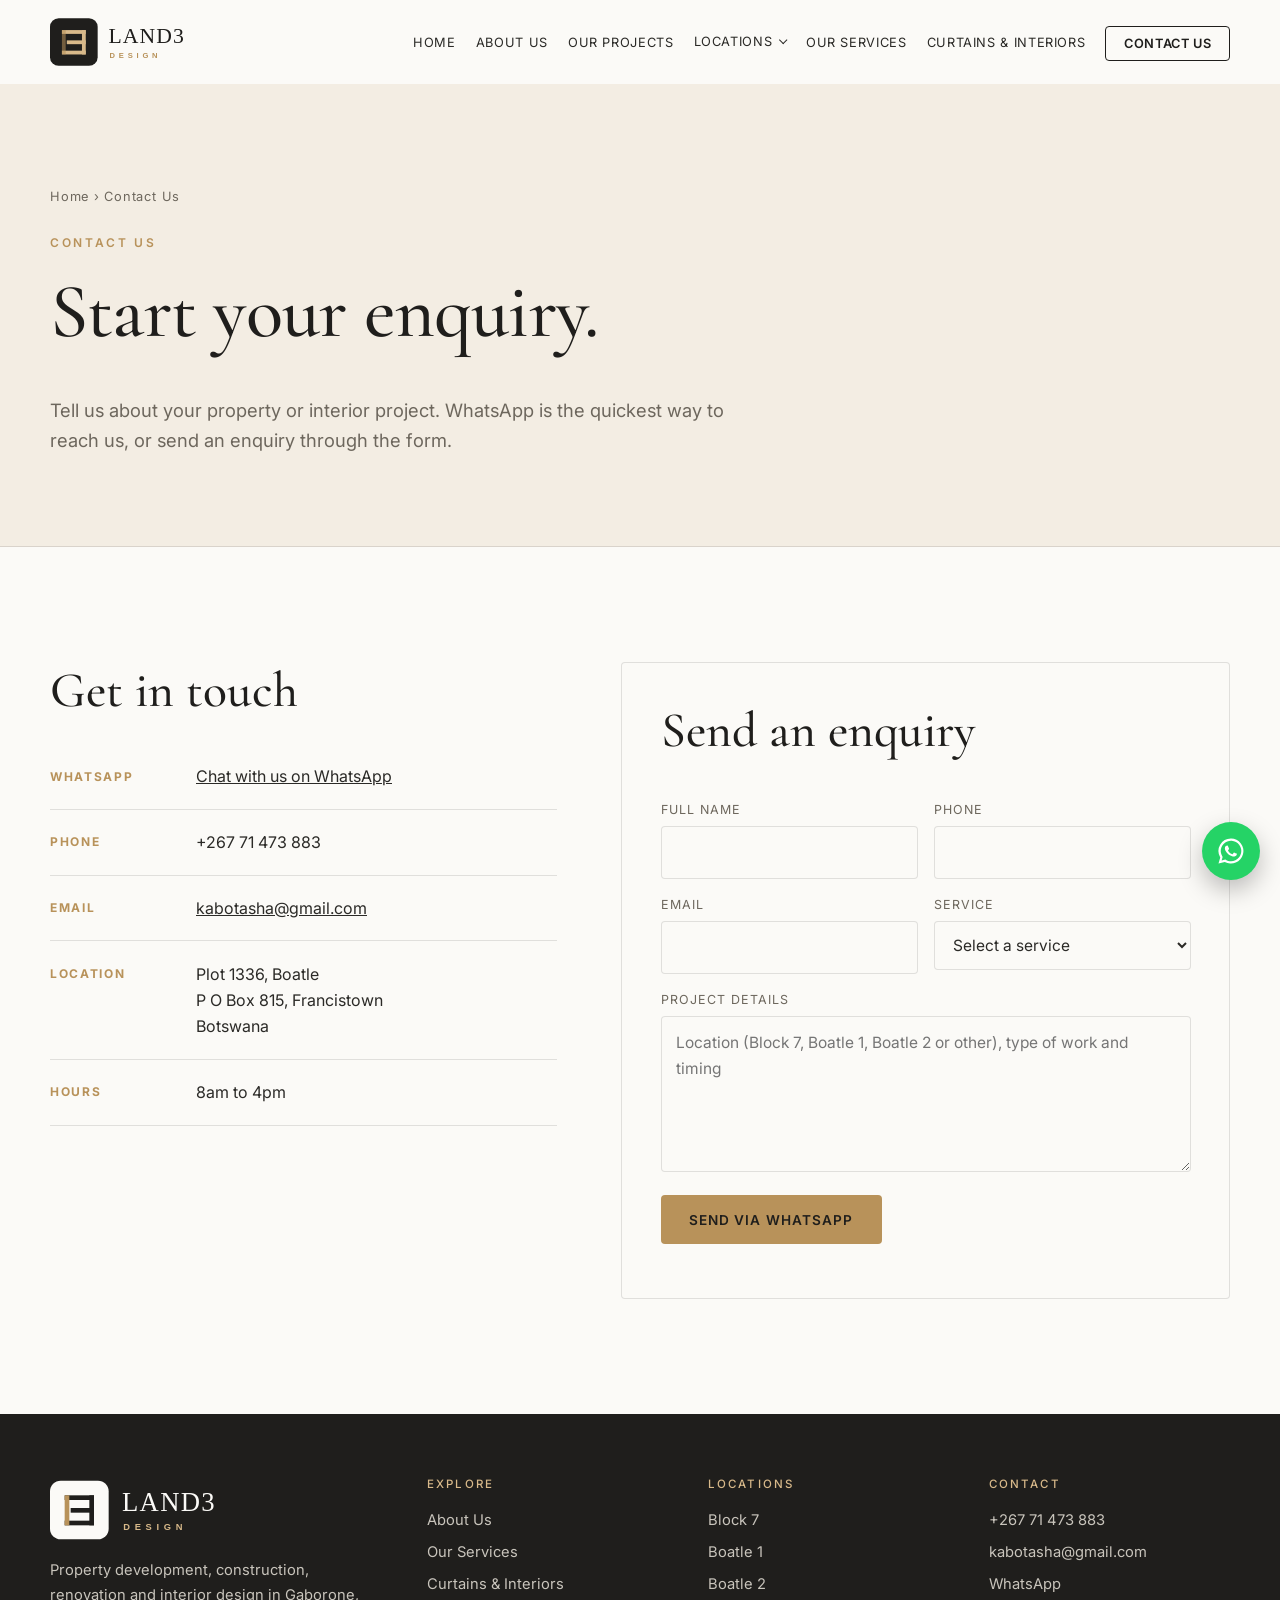
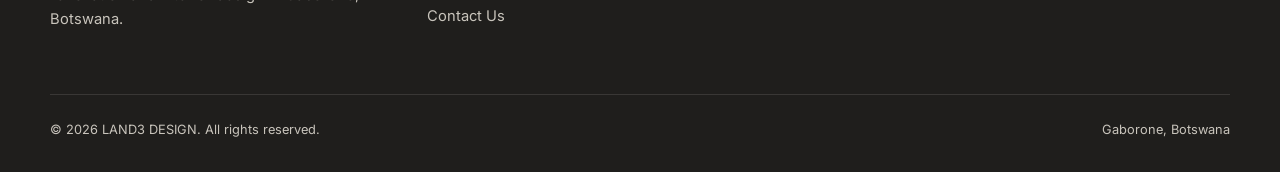
<file: contact.html>
<!DOCTYPE html>
<html lang="en">
<head>
  <meta charset="utf-8">
  <meta name="viewport" content="width=device-width, initial-scale=1">
  <title>Contact Us | LAND3 DESIGN</title>
  <meta name="description" content="Contact LAND3 DESIGN in Gaborone, Botswana, by WhatsApp, email or enquiry form.">
  <meta property="og:title" content="Contact Us | LAND3 DESIGN">
  <meta name="theme-color" content="#1f1e1c">
  <link rel="icon" href="assets/logo/icon.svg" type="image/svg+xml">
  <link rel="preconnect" href="https://fonts.googleapis.com">
  <link rel="preconnect" href="https://fonts.gstatic.com" crossorigin>
  <link href="https://fonts.googleapis.com/css2?family=Cormorant+Garamond:ital,wght@0,500;0,600;1,500&family=Inter:wght@400;500;600&display=swap" rel="stylesheet">
  <link rel="stylesheet" href="assets/css/styles.css">
</head>
<body>
  <a class="skip-link" href="#main">Skip to content</a>

  <header class="site-header">
    <div class="container nav-wrap">
      <a class="brand" href="./" aria-label="LAND3 DESIGN home"><img src="assets/logo/logo-dark.svg" alt="LAND3 DESIGN"></a>
      <button class="nav-toggle" type="button" aria-expanded="false" aria-controls="primary-nav"><span>Menu</span></button>
      <nav aria-label="Main">
        <ul class="nav-links" id="primary-nav">
          <li><a href="./">Home</a></li>
          <li><a href="about.html">About Us</a></li>
          <li><a href="./#locations">Our Projects</a></li>
          <li class="has-dropdown">
            <button class="nav-dropdown-toggle" type="button" aria-expanded="false" aria-controls="locations-menu">Locations <span class="caret" aria-hidden="true"></span></button>
            <ul class="nav-dropdown" id="locations-menu">
              <li><a href="block-7.html">Block 7</a></li>
              <li><a href="boate-1.html">Boatle 1</a></li>
              <li><a href="boate-2.html">Boatle 2</a></li>
            </ul>
          </li>
          <li><a href="services.html">Our Services</a></li>
          <li><a href="curtains-interiors.html">Curtains &amp; Interiors</a></li>
          <li><a href="contact.html" class="nav-cta" aria-current="page">Contact Us</a></li>
        </ul>
      </nav>
    </div>
  </header>

  <main id="main">
    <section class="page-hero">
      <div class="container">
        <p class="breadcrumb"><a href="./">Home</a> &rsaquo; Contact Us</p>
        <span class="eyebrow">Contact Us</span>
        <h1>Start your enquiry.</h1>
        <p class="lead">Tell us about your property or interior project. WhatsApp is the quickest way to reach us, or send an enquiry through the form.</p>
      </div>
    </section>

    <section>
      <div class="container contact-grid">
        <div class="reveal">
          <h2>Get in touch</h2>
          <ul class="info-list">
            <li><strong>WhatsApp</strong><span><a href="#" data-wa-link>Chat with us on WhatsApp</a></span></li>
            <li><strong>Phone</strong><span data-phone>+267 71 473 883</span></li>
            <li><strong>Email</strong><span><a href="#" data-email>kabotasha@gmail.com</a></span></li>
            <li><strong>Location</strong><span data-address>Plot 1336, Boatle<br>P O Box 815, Francistown<br>Botswana</span></li>
            <li><strong>Hours</strong><span>8am to 4pm</span></li>
          </ul>
        </div>

        <div class="reveal">
          <form class="form" data-enquiry-form novalidate>
            <div class="full"><h2>Send an enquiry</h2></div>
            <div>
              <label for="enq-name">Full name</label>
              <input id="enq-name" name="name" type="text" autocomplete="name" required>
            </div>
            <div>
              <label for="enq-phone">Phone</label>
              <input id="enq-phone" name="phone" type="tel" autocomplete="tel">
            </div>
            <div>
              <label for="enq-email">Email</label>
              <input id="enq-email" name="email" type="email" autocomplete="email">
            </div>
            <div>
              <label for="enq-service">Service</label>
              <select id="enq-service" name="service">
                <option value="">Select a service</option>
                <option>Construction &amp; building works</option>
                <option>Property renovations &amp; improvements</option>
                <option>Architectural &amp; property transformation</option>
                <option>Curtains &amp; window treatments</option>
                <option>Interior design &amp; styling</option>
                <option>Other</option>
              </select>
            </div>
            <div class="full">
              <label for="enq-message">Project details</label>
              <textarea id="enq-message" name="message" rows="5" placeholder="Location (Block 7, Boatle 1, Boatle 2 or other), type of work and timing" required></textarea>
            </div>
            <div class="full">
              <button class="btn btn-primary" type="submit">Send via WhatsApp</button>
            </div>
            <p class="form-status" role="status" aria-live="polite"></p>
          </form>
        </div>
      </div>
    </section>
  </main>

  <footer class="site-footer">
    <div class="container">
      <div class="footer-grid">
        <div class="footer-brand">
          <img src="assets/logo/logo-light.svg" alt="LAND3 DESIGN">
          <p>Property development, construction, renovation and interior design in Gaborone, Botswana.</p>
        </div>
        <div>
          <h4>Explore</h4>
          <ul>
            <li><a href="about.html">About Us</a></li>
            <li><a href="services.html">Our Services</a></li>
            <li><a href="curtains-interiors.html">Curtains &amp; Interiors</a></li>
            <li><a href="contact.html">Contact Us</a></li>
          </ul>
        </div>
        <div>
          <h4>Locations</h4>
          <ul>
            <li><a href="block-7.html">Block 7</a></li>
            <li><a href="boate-1.html">Boatle 1</a></li>
            <li><a href="boate-2.html">Boatle 2</a></li>
          </ul>
        </div>
        <div>
          <h4>Contact</h4>
          <ul>
            <li data-phone>+267 71 473 883</li>
            <li><a href="#" data-email>kabotasha@gmail.com</a></li>
            <li><a href="#" data-wa-link>WhatsApp</a></li>
          </ul>
        </div>
      </div>
      <div class="footer-bottom">
        <span>&copy; <span data-year>2026</span> LAND3 DESIGN. All rights reserved.</span>
        <span>Gaborone, Botswana</span>
      </div>
    </div>
  </footer>

  <a class="whatsapp-float" href="#" data-wa-link aria-label="Chat with LAND3 DESIGN on WhatsApp">
    <svg viewBox="0 0 24 24" aria-hidden="true"><path d="M12 2a10 10 0 0 0-8.6 15.1L2 22l5-1.3A10 10 0 1 0 12 2zm0 18.2c-1.5 0-3-.4-4.2-1.2l-.3-.2-3 .8.8-2.9-.2-.3A8.2 8.2 0 1 1 12 20.2zm4.5-6.1c-.2-.1-1.5-.7-1.7-.8-.2-.1-.4-.1-.6.1l-.8 1c-.1.2-.3.2-.5.1-.2-.1-1-.4-1.9-1.2-.7-.6-1.2-1.4-1.3-1.6-.1-.2 0-.4.1-.5l.4-.4.2-.4c.1-.1 0-.3 0-.4l-.8-1.9c-.2-.5-.4-.4-.6-.4h-.5c-.2 0-.4.1-.6.3-.2.2-.8.8-.8 1.9s.8 2.2.9 2.4c.1.2 1.6 2.5 4 3.5 2 .8 2.4.6 2.8.6.4 0 1.5-.6 1.7-1.2.2-.6.2-1.1.2-1.2-.1-.1-.3-.2-.5-.3z"/></svg>
  </a>

  <script src="assets/js/projects-data.js"></script>
  <script src="assets/js/main.js"></script>
</body>
</html>
</file>
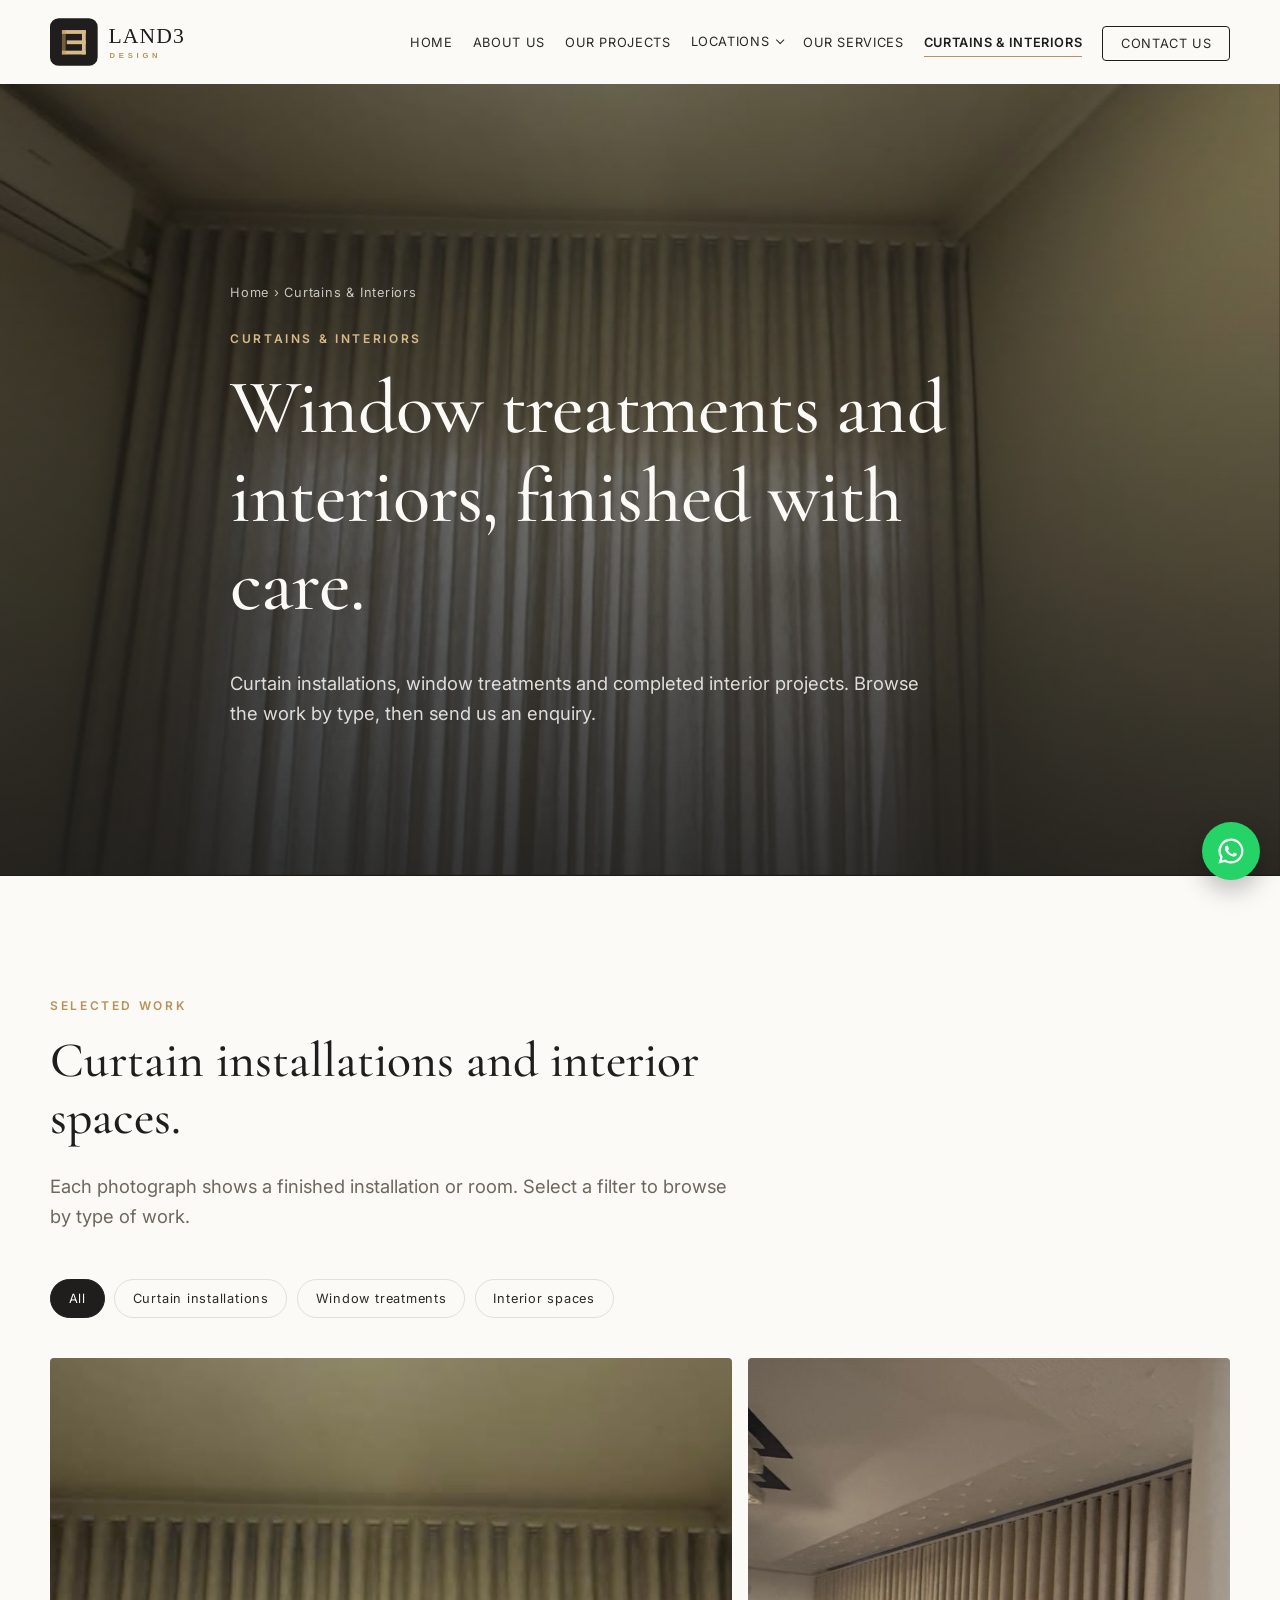
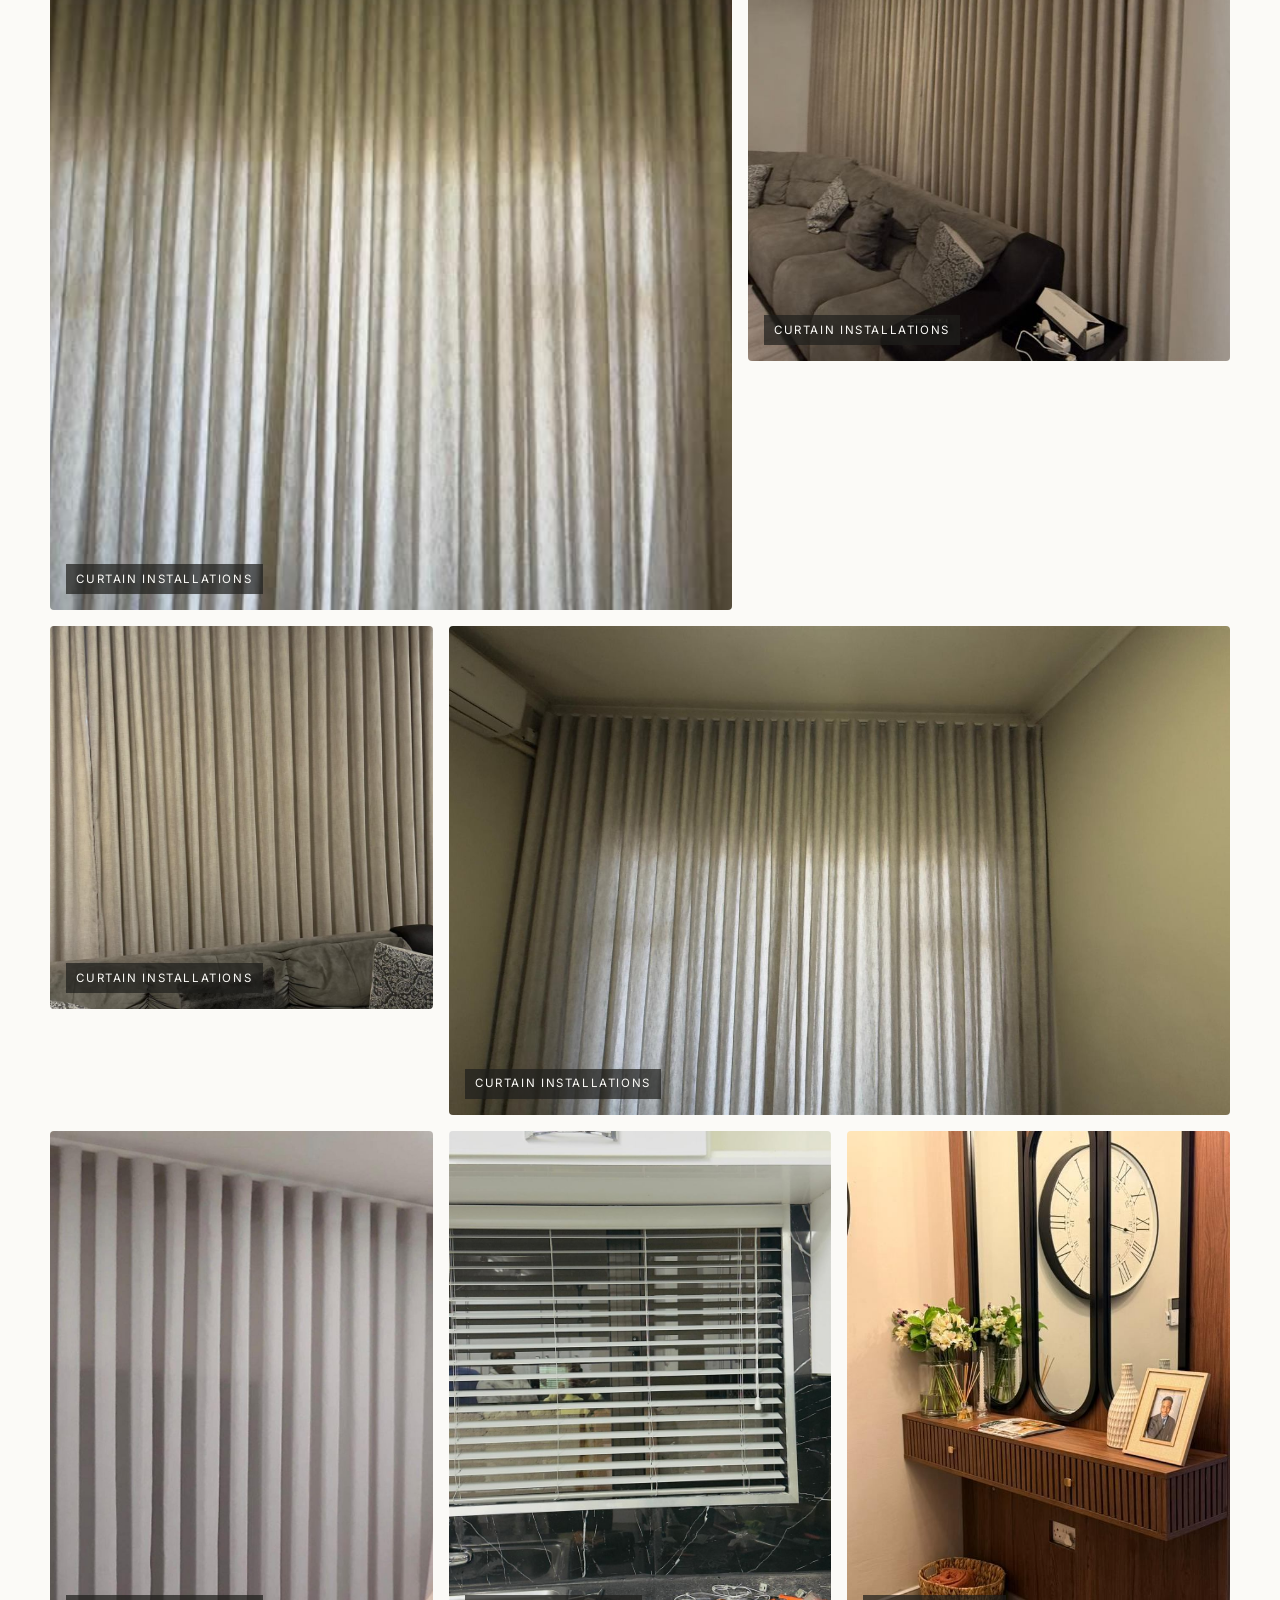
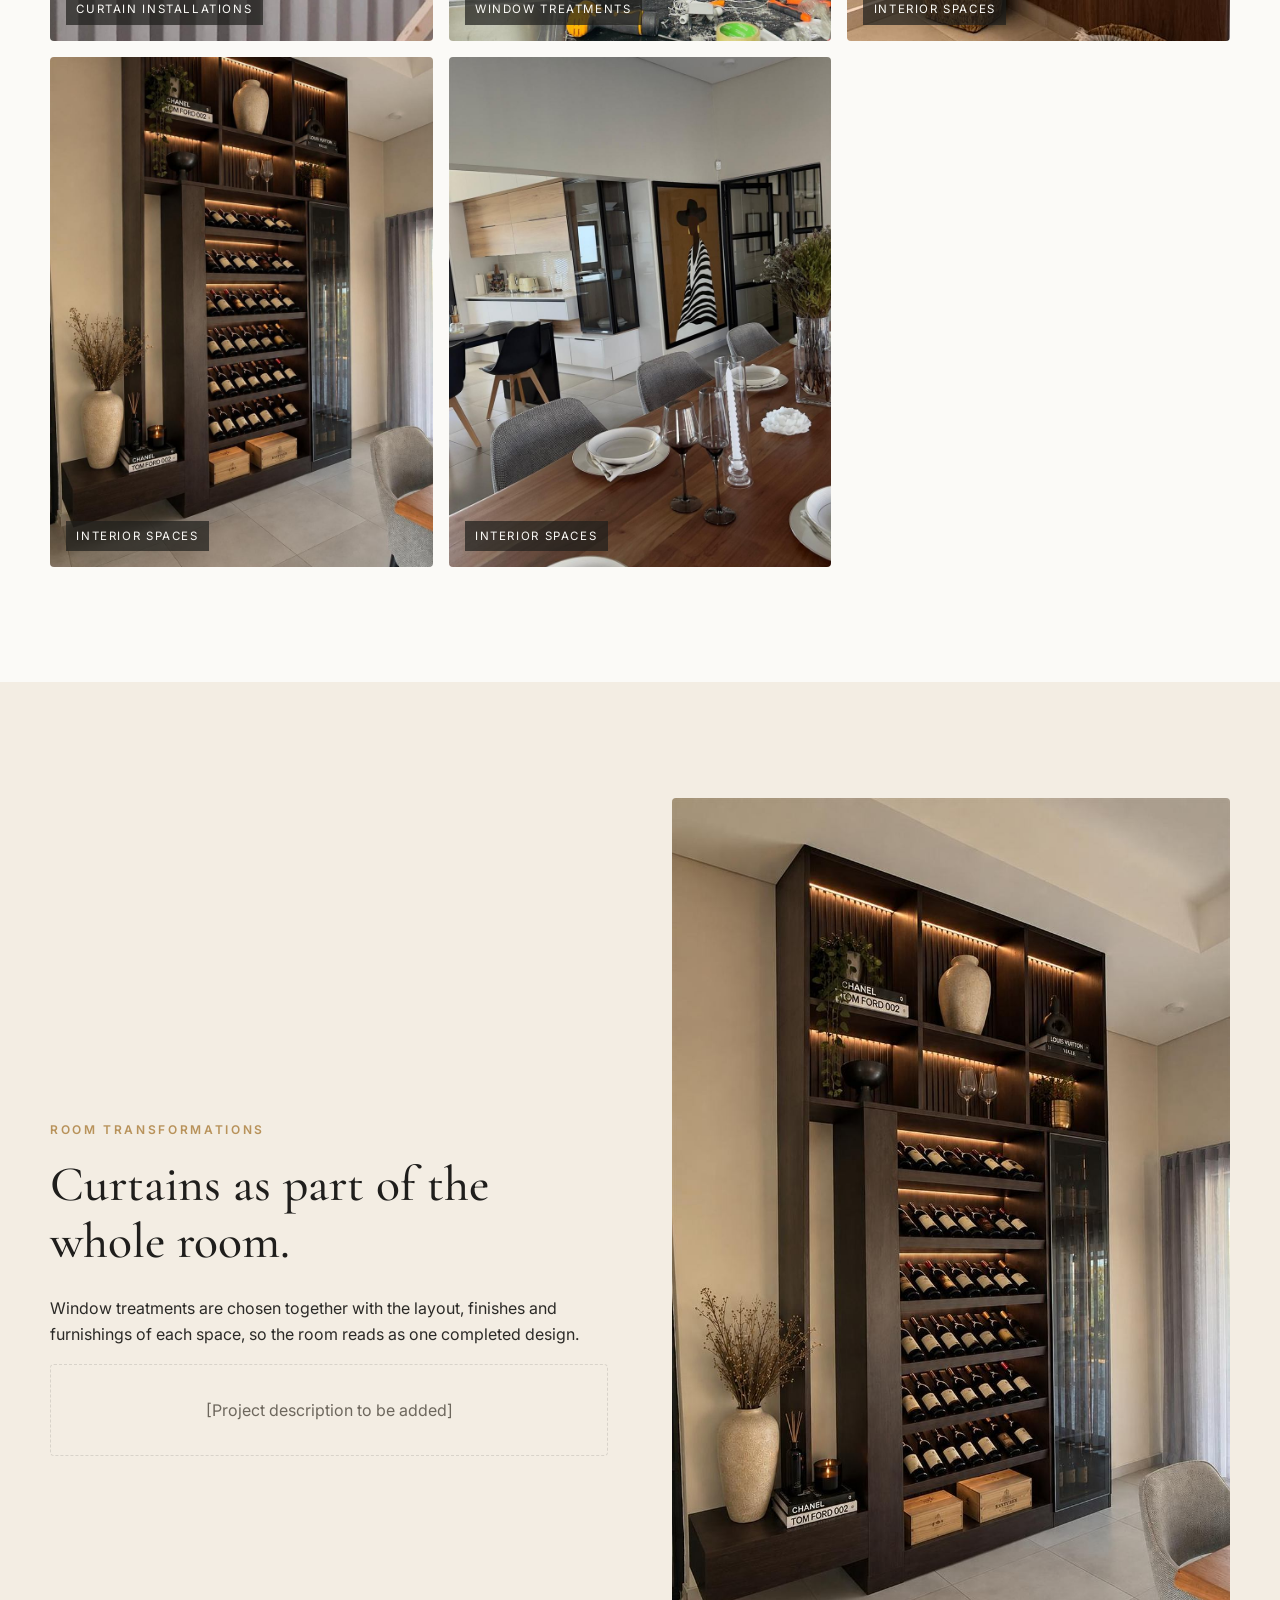
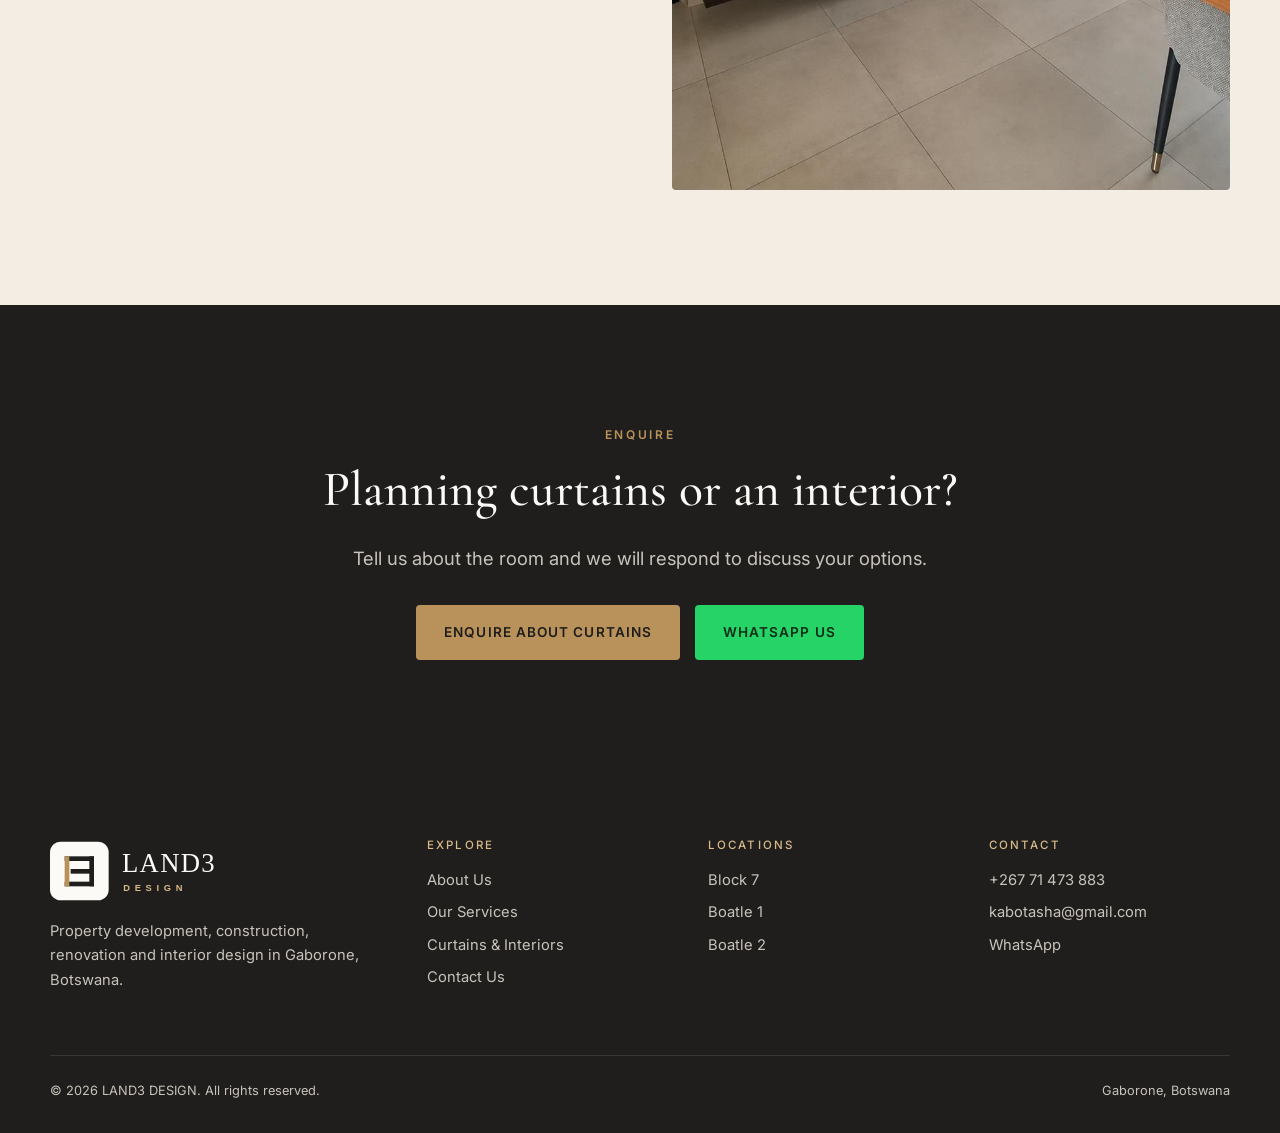
<file: curtains-interiors.html>
<!DOCTYPE html>
<html lang="en">
<head>
  <meta charset="utf-8">
  <meta name="viewport" content="width=device-width, initial-scale=1">
  <title>Curtains &amp; Interiors | LAND3 DESIGN</title>
  <meta name="description" content="Curtain installations, window treatments and completed interior projects by LAND3 DESIGN in Gaborone, Botswana.">
  <meta property="og:title" content="Curtains &amp; Interiors | LAND3 DESIGN">
  <meta name="theme-color" content="#1f1e1c">
  <link rel="icon" href="assets/logo/icon.svg" type="image/svg+xml">
  <link rel="preconnect" href="https://fonts.googleapis.com">
  <link rel="preconnect" href="https://fonts.gstatic.com" crossorigin>
  <link href="https://fonts.googleapis.com/css2?family=Cormorant+Garamond:ital,wght@0,500;0,600;1,500&family=Inter:wght@400;500;600&display=swap" rel="stylesheet">
  <link rel="stylesheet" href="assets/css/styles.css">
</head>
<body>
  <a class="skip-link" href="#main">Skip to content</a>

  <header class="site-header">
    <div class="container nav-wrap">
      <a class="brand" href="./" aria-label="LAND3 DESIGN home"><img src="assets/logo/logo-dark.svg" alt="LAND3 DESIGN"></a>
      <button class="nav-toggle" type="button" aria-expanded="false" aria-controls="primary-nav"><span>Menu</span></button>
      <nav aria-label="Main">
        <ul class="nav-links" id="primary-nav">
          <li><a href="./">Home</a></li>
          <li><a href="about.html">About Us</a></li>
          <li><a href="./#locations">Our Projects</a></li>
          <li class="has-dropdown">
            <button class="nav-dropdown-toggle" type="button" aria-expanded="false" aria-controls="locations-menu">Locations <span class="caret" aria-hidden="true"></span></button>
            <ul class="nav-dropdown" id="locations-menu">
              <li><a href="block-7.html">Block 7</a></li>
              <li><a href="boate-1.html">Boatle 1</a></li>
              <li><a href="boate-2.html">Boatle 2</a></li>
            </ul>
          </li>
          <li><a href="services.html">Our Services</a></li>
          <li><a href="curtains-interiors.html" aria-current="page">Curtains &amp; Interiors</a></li>
          <li><a href="contact.html" class="nav-cta">Contact Us</a></li>
        </ul>
      </nav>
    </div>
  </header>

  <main id="main">
    <section class="page-hero has-image">
      <div class="hero-media"><img src="assets/projects/curtains/cu-01.jpg" alt="Curtain installation by LAND3 DESIGN" fetchpriority="high"></div>
      <div class="container hero-content">
        <p class="breadcrumb" style="color:rgba(251,250,247,0.75)"><a href="./" style="color:inherit">Home</a> &rsaquo; Curtains &amp; Interiors</p>
        <span class="eyebrow">Curtains &amp; Interiors</span>
        <h1>Window treatments and interiors, finished with care.</h1>
        <p class="lead">Curtain installations, window treatments and completed interior projects. Browse the work by type, then send us an enquiry.</p>
      </div>
    </section>

    <section>
      <div class="container">
        <div class="section-head reveal">
          <span class="eyebrow">Selected work</span>
          <h2>Curtain installations and interior spaces.</h2>
          <p class="lead">Each photograph shows a finished installation or room. Select a filter to browse by type of work.</p>
        </div>
        <div data-curtains-portfolio></div>
      </div>
    </section>

    <section class="section-sand">
      <div class="container split">
        <div class="reveal">
          <span class="eyebrow">Room transformations</span>
          <h2>Curtains as part of the whole room.</h2>
          <p>Window treatments are chosen together with the layout, finishes and furnishings of each space, so the room reads as one completed design.</p>
          <p class="ba-empty">[Project description to be added]</p>
        </div>
        <div class="split-media reveal">
          <img src="assets/projects/curtains/cu-08.jpg" alt="Interior space styled by LAND3 DESIGN" loading="lazy">
        </div>
      </div>
    </section>

    <section class="cta-band">
      <div class="container reveal">
        <span class="eyebrow">Enquire</span>
        <h2>Planning curtains or an interior?</h2>
        <p class="lead">Tell us about the room and we will respond to discuss your options.</p>
        <div class="btn-row">
          <a class="btn btn-primary" href="contact.html?service=Curtains%20%26%20window%20treatments">Enquire About Curtains</a>
          <a class="btn btn-whatsapp" href="#" data-wa-link data-wa-text="Hello LAND3 DESIGN, I would like to enquire about curtains or interior design.">WhatsApp Us</a>
        </div>
      </div>
    </section>
  </main>

  <footer class="site-footer">
    <div class="container">
      <div class="footer-grid">
        <div class="footer-brand">
          <img src="assets/logo/logo-light.svg" alt="LAND3 DESIGN">
          <p>Property development, construction, renovation and interior design in Gaborone, Botswana.</p>
        </div>
        <div>
          <h4>Explore</h4>
          <ul>
            <li><a href="about.html">About Us</a></li>
            <li><a href="services.html">Our Services</a></li>
            <li><a href="curtains-interiors.html">Curtains &amp; Interiors</a></li>
            <li><a href="contact.html">Contact Us</a></li>
          </ul>
        </div>
        <div>
          <h4>Locations</h4>
          <ul>
            <li><a href="block-7.html">Block 7</a></li>
            <li><a href="boate-1.html">Boatle 1</a></li>
            <li><a href="boate-2.html">Boatle 2</a></li>
          </ul>
        </div>
        <div>
          <h4>Contact</h4>
          <ul>
            <li data-phone>+267 71 473 883</li>
            <li><a href="#" data-email>kabotasha@gmail.com</a></li>
            <li><a href="#" data-wa-link>WhatsApp</a></li>
          </ul>
        </div>
      </div>
      <div class="footer-bottom">
        <span>&copy; <span data-year>2026</span> LAND3 DESIGN. All rights reserved.</span>
        <span>Gaborone, Botswana</span>
      </div>
    </div>
  </footer>

  <a class="whatsapp-float" href="#" data-wa-link aria-label="Chat with LAND3 DESIGN on WhatsApp">
    <svg viewBox="0 0 24 24" aria-hidden="true"><path d="M12 2a10 10 0 0 0-8.6 15.1L2 22l5-1.3A10 10 0 1 0 12 2zm0 18.2c-1.5 0-3-.4-4.2-1.2l-.3-.2-3 .8.8-2.9-.2-.3A8.2 8.2 0 1 1 12 20.2zm4.5-6.1c-.2-.1-1.5-.7-1.7-.8-.2-.1-.4-.1-.6.1l-.8 1c-.1.2-.3.2-.5.1-.2-.1-1-.4-1.9-1.2-.7-.6-1.2-1.4-1.3-1.6-.1-.2 0-.4.1-.5l.4-.4.2-.4c.1-.1 0-.3 0-.4l-.8-1.9c-.2-.5-.4-.4-.6-.4h-.5c-.2 0-.4.1-.6.3-.2.2-.8.8-.8 1.9s.8 2.2.9 2.4c.1.2 1.6 2.5 4 3.5 2 .8 2.4.6 2.8.6.4 0 1.5-.6 1.7-1.2.2-.6.2-1.1.2-1.2-.1-.1-.3-.2-.5-.3z"/></svg>
  </a>

  <script src="assets/js/projects-data.js"></script>
  <script src="assets/js/main.js"></script>
</body>
</html>
</file>
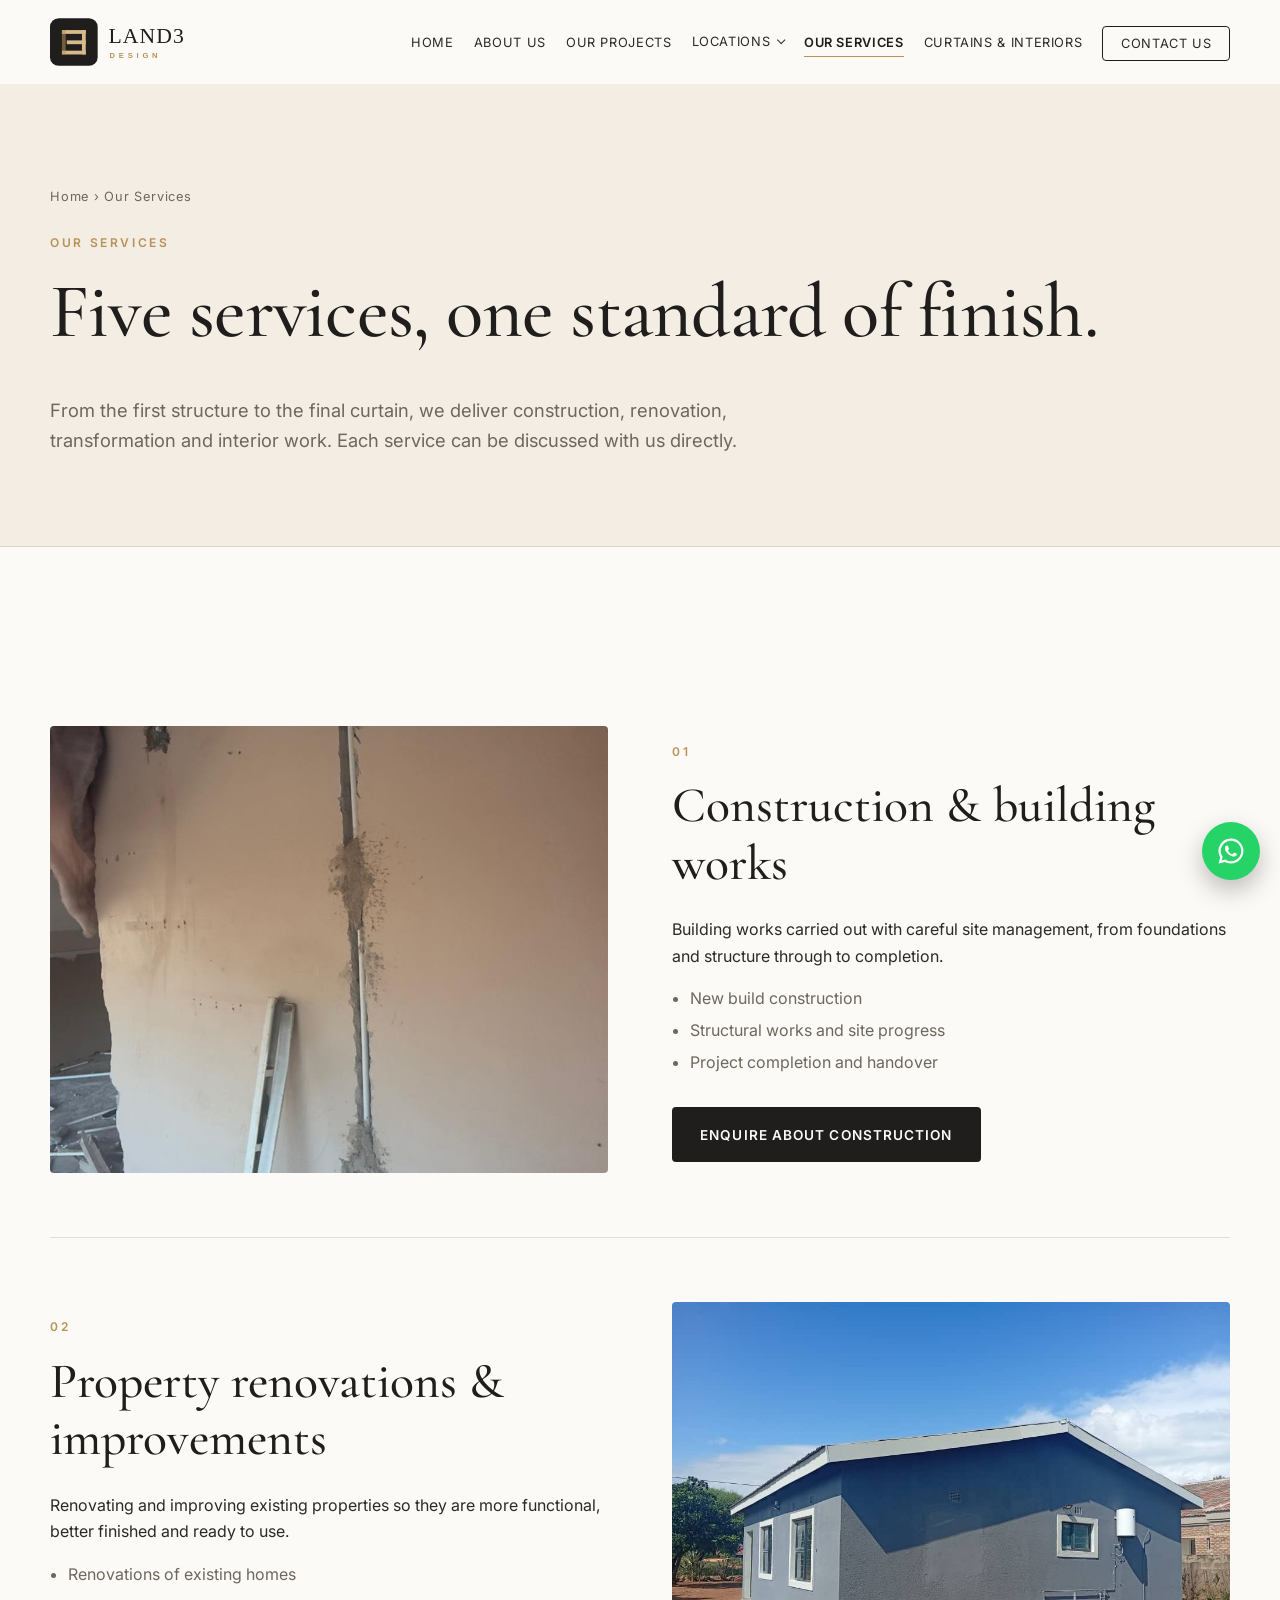
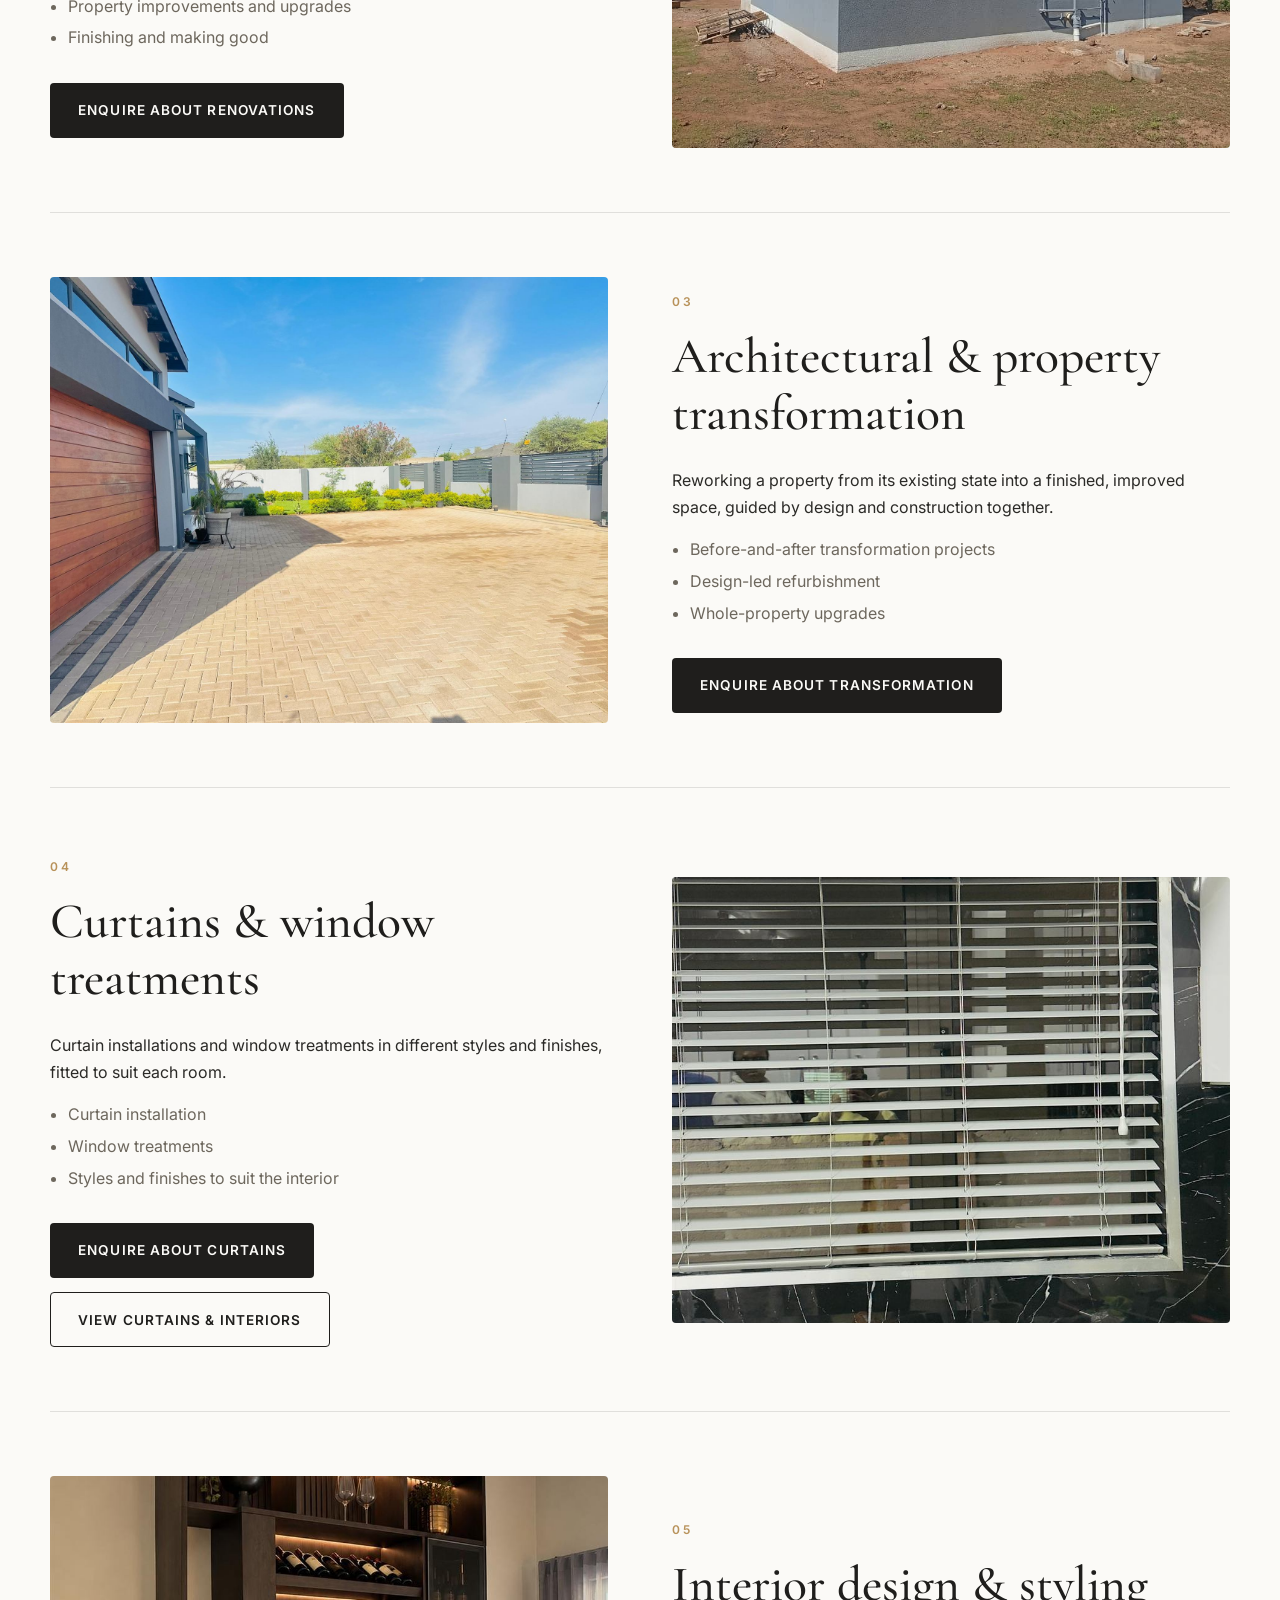
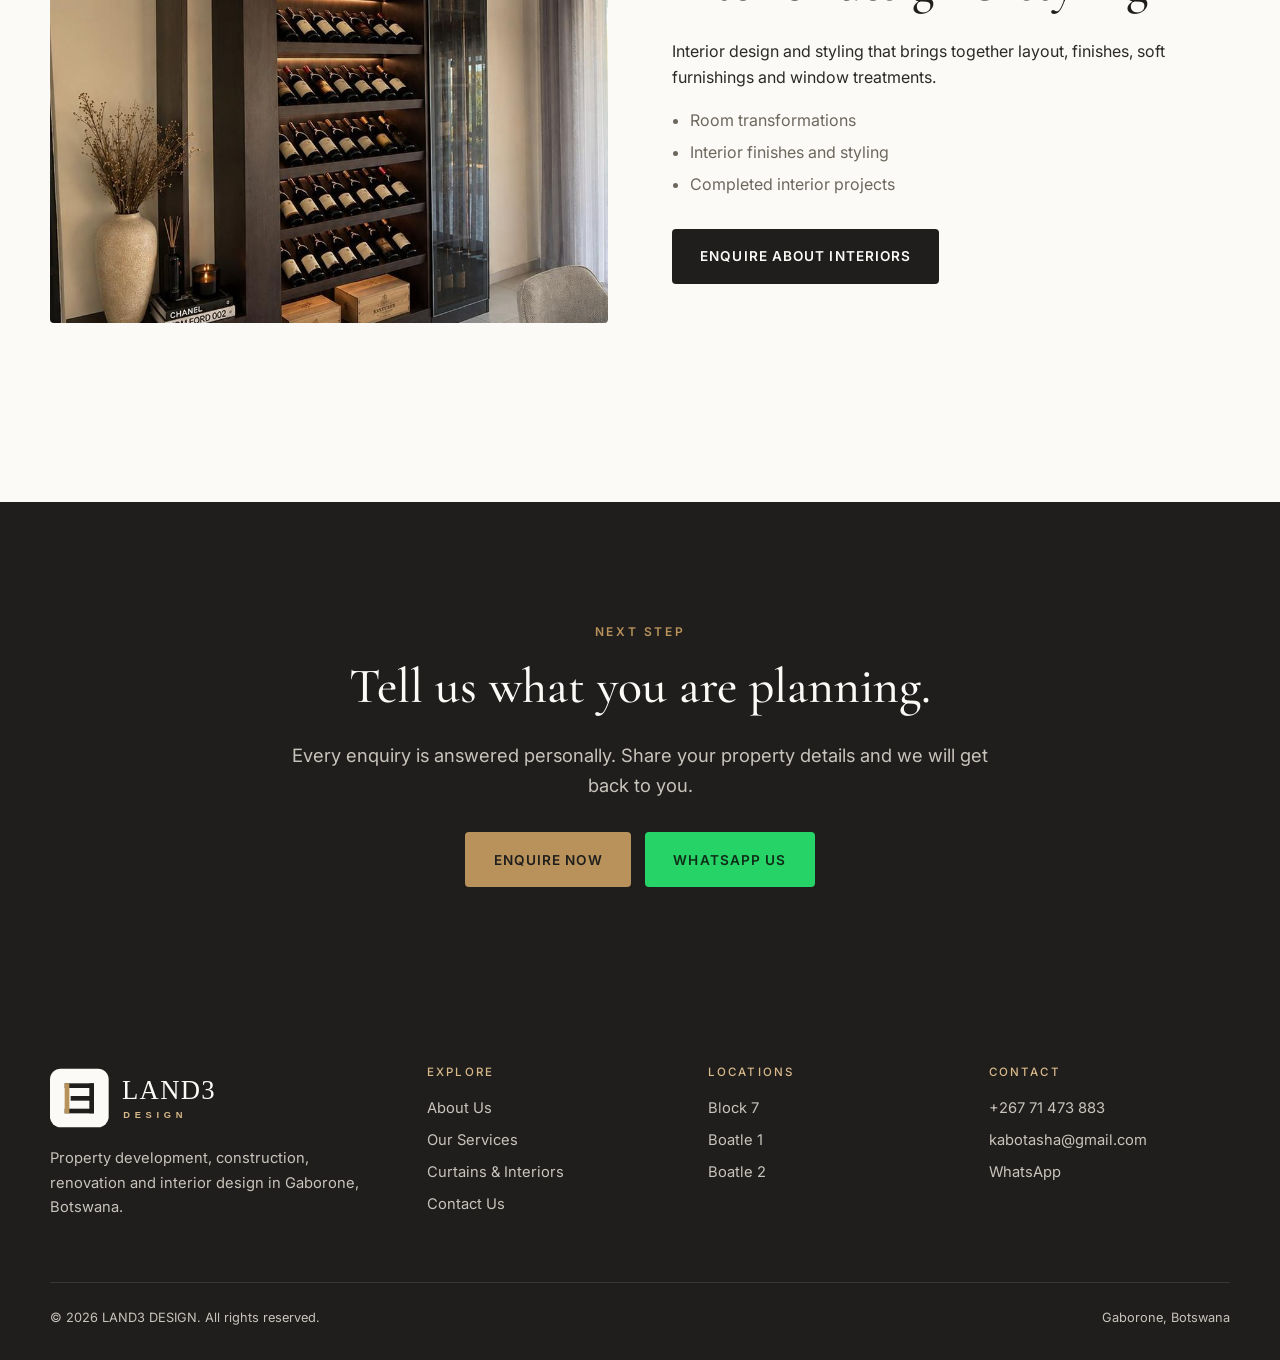
<file: services.html>
<!DOCTYPE html>
<html lang="en">
<head>
  <meta charset="utf-8">
  <meta name="viewport" content="width=device-width, initial-scale=1">
  <title>Our Services | LAND3 DESIGN</title>
  <meta name="description" content="Construction, renovations, architectural transformation, curtains and window treatments, and interior design by LAND3 DESIGN in Gaborone, Botswana.">
  <meta property="og:title" content="Our Services | LAND3 DESIGN">
  <meta name="theme-color" content="#1f1e1c">
  <link rel="icon" href="assets/logo/icon.svg" type="image/svg+xml">
  <link rel="preconnect" href="https://fonts.googleapis.com">
  <link rel="preconnect" href="https://fonts.gstatic.com" crossorigin>
  <link href="https://fonts.googleapis.com/css2?family=Cormorant+Garamond:ital,wght@0,500;0,600;1,500&family=Inter:wght@400;500;600&display=swap" rel="stylesheet">
  <link rel="stylesheet" href="assets/css/styles.css">
</head>
<body>
  <a class="skip-link" href="#main">Skip to content</a>

  <header class="site-header">
    <div class="container nav-wrap">
      <a class="brand" href="./" aria-label="LAND3 DESIGN home"><img src="assets/logo/logo-dark.svg" alt="LAND3 DESIGN"></a>
      <button class="nav-toggle" type="button" aria-expanded="false" aria-controls="primary-nav"><span>Menu</span></button>
      <nav aria-label="Main">
        <ul class="nav-links" id="primary-nav">
          <li><a href="./">Home</a></li>
          <li><a href="about.html">About Us</a></li>
          <li><a href="./#locations">Our Projects</a></li>
          <li class="has-dropdown">
            <button class="nav-dropdown-toggle" type="button" aria-expanded="false" aria-controls="locations-menu">Locations <span class="caret" aria-hidden="true"></span></button>
            <ul class="nav-dropdown" id="locations-menu">
              <li><a href="block-7.html">Block 7</a></li>
              <li><a href="boate-1.html">Boatle 1</a></li>
              <li><a href="boate-2.html">Boatle 2</a></li>
            </ul>
          </li>
          <li><a href="services.html" aria-current="page">Our Services</a></li>
          <li><a href="curtains-interiors.html">Curtains &amp; Interiors</a></li>
          <li><a href="contact.html" class="nav-cta">Contact Us</a></li>
        </ul>
      </nav>
    </div>
  </header>

  <main id="main">
    <section class="page-hero">
      <div class="container">
        <p class="breadcrumb"><a href="./">Home</a> &rsaquo; Our Services</p>
        <span class="eyebrow">Our services</span>
        <h1>Five services, one standard of finish.</h1>
        <p class="lead">From the first structure to the final curtain, we deliver construction, renovation, transformation and interior work. Each service can be discussed with us directly.</p>
      </div>
    </section>

    <section>
      <div class="container">
        <div class="service-row" id="construction">
          <div class="service-row-media reveal"><img src="assets/projects/block-7/during/b7-12.jpg" alt="Construction works in progress" loading="lazy"></div>
          <div class="reveal">
            <span class="eyebrow">01</span>
            <h2>Construction &amp; building works</h2>
            <p>Building works carried out with careful site management, from foundations and structure through to completion.</p>
            <ul><li>New build construction</li><li>Structural works and site progress</li><li>Project completion and handover</li></ul>
            <div class="btn-row"><a class="btn btn-dark" href="contact.html?service=Construction%20%26%20building%20works">Enquire About Construction</a></div>
          </div>
        </div>

        <div class="service-row" id="renovations">
          <div class="service-row-media reveal"><img src="assets/projects/boate-2/after/b2-08.jpg" alt="Renovated property" loading="lazy"></div>
          <div class="reveal">
            <span class="eyebrow">02</span>
            <h2>Property renovations &amp; improvements</h2>
            <p>Renovating and improving existing properties so they are more functional, better finished and ready to use.</p>
            <ul><li>Renovations of existing homes</li><li>Property improvements and upgrades</li><li>Finishing and making good</li></ul>
            <div class="btn-row"><a class="btn btn-dark" href="contact.html?service=Property%20renovations%20%26%20improvements">Enquire About Renovations</a></div>
          </div>
        </div>

        <div class="service-row" id="transformation">
          <div class="service-row-media reveal"><img src="assets/projects/boate-1/after/b1-59.jpg" alt="Completed property after transformation" loading="lazy"></div>
          <div class="reveal">
            <span class="eyebrow">03</span>
            <h2>Architectural &amp; property transformation</h2>
            <p>Reworking a property from its existing state into a finished, improved space, guided by design and construction together.</p>
            <ul><li>Before-and-after transformation projects</li><li>Design-led refurbishment</li><li>Whole-property upgrades</li></ul>
            <div class="btn-row"><a class="btn btn-dark" href="contact.html?service=Architectural%20%26%20property%20transformation">Enquire About Transformation</a></div>
          </div>
        </div>

        <div class="service-row" id="curtains">
          <div class="service-row-media reveal"><img src="assets/projects/curtains/cu-06.jpg" alt="Window treatment by LAND3 DESIGN" loading="lazy"></div>
          <div class="reveal">
            <span class="eyebrow">04</span>
            <h2>Curtains &amp; window treatments</h2>
            <p>Curtain installations and window treatments in different styles and finishes, fitted to suit each room.</p>
            <ul><li>Curtain installation</li><li>Window treatments</li><li>Styles and finishes to suit the interior</li></ul>
            <div class="btn-row"><a class="btn btn-dark" href="contact.html?service=Curtains%20%26%20window%20treatments">Enquire About Curtains</a> <a class="btn btn-outline" href="curtains-interiors.html">View Curtains &amp; Interiors</a></div>
          </div>
        </div>

        <div class="service-row" id="interiors">
          <div class="service-row-media reveal"><img src="assets/projects/curtains/cu-08.jpg" alt="Interior space styled by LAND3 DESIGN" loading="lazy"></div>
          <div class="reveal">
            <span class="eyebrow">05</span>
            <h2>Interior design &amp; styling</h2>
            <p>Interior design and styling that brings together layout, finishes, soft furnishings and window treatments.</p>
            <ul><li>Room transformations</li><li>Interior finishes and styling</li><li>Completed interior projects</li></ul>
            <div class="btn-row"><a class="btn btn-dark" href="contact.html?service=Interior%20design%20%26%20styling">Enquire About Interiors</a></div>
          </div>
        </div>
      </div>
    </section>

    <section class="cta-band">
      <div class="container reveal">
        <span class="eyebrow">Next step</span>
        <h2>Tell us what you are planning.</h2>
        <p class="lead">Every enquiry is answered personally. Share your property details and we will get back to you.</p>
        <div class="btn-row">
          <a class="btn btn-primary" href="contact.html">Enquire Now</a>
          <a class="btn btn-whatsapp" href="#" data-wa-link data-wa-text="Hello LAND3 DESIGN, I would like to discuss one of your services.">WhatsApp Us</a>
        </div>
      </div>
    </section>
  </main>

  <footer class="site-footer">
    <div class="container">
      <div class="footer-grid">
        <div class="footer-brand">
          <img src="assets/logo/logo-light.svg" alt="LAND3 DESIGN">
          <p>Property development, construction, renovation and interior design in Gaborone, Botswana.</p>
        </div>
        <div>
          <h4>Explore</h4>
          <ul>
            <li><a href="about.html">About Us</a></li>
            <li><a href="services.html">Our Services</a></li>
            <li><a href="curtains-interiors.html">Curtains &amp; Interiors</a></li>
            <li><a href="contact.html">Contact Us</a></li>
          </ul>
        </div>
        <div>
          <h4>Locations</h4>
          <ul>
            <li><a href="block-7.html">Block 7</a></li>
            <li><a href="boate-1.html">Boatle 1</a></li>
            <li><a href="boate-2.html">Boatle 2</a></li>
          </ul>
        </div>
        <div>
          <h4>Contact</h4>
          <ul>
            <li data-phone>+267 71 473 883</li>
            <li><a href="#" data-email>kabotasha@gmail.com</a></li>
            <li><a href="#" data-wa-link>WhatsApp</a></li>
          </ul>
        </div>
      </div>
      <div class="footer-bottom">
        <span>&copy; <span data-year>2026</span> LAND3 DESIGN. All rights reserved.</span>
        <span>Gaborone, Botswana</span>
      </div>
    </div>
  </footer>

  <a class="whatsapp-float" href="#" data-wa-link aria-label="Chat with LAND3 DESIGN on WhatsApp">
    <svg viewBox="0 0 24 24" aria-hidden="true"><path d="M12 2a10 10 0 0 0-8.6 15.1L2 22l5-1.3A10 10 0 1 0 12 2zm0 18.2c-1.5 0-3-.4-4.2-1.2l-.3-.2-3 .8.8-2.9-.2-.3A8.2 8.2 0 1 1 12 20.2zm4.5-6.1c-.2-.1-1.5-.7-1.7-.8-.2-.1-.4-.1-.6.1l-.8 1c-.1.2-.3.2-.5.1-.2-.1-1-.4-1.9-1.2-.7-.6-1.2-1.4-1.3-1.6-.1-.2 0-.4.1-.5l.4-.4.2-.4c.1-.1 0-.3 0-.4l-.8-1.9c-.2-.5-.4-.4-.6-.4h-.5c-.2 0-.4.1-.6.3-.2.2-.8.8-.8 1.9s.8 2.2.9 2.4c.1.2 1.6 2.5 4 3.5 2 .8 2.4.6 2.8.6.4 0 1.5-.6 1.7-1.2.2-.6.2-1.1.2-1.2-.1-.1-.3-.2-.5-.3z"/></svg>
  </a>

  <script src="assets/js/projects-data.js"></script>
  <script src="assets/js/main.js"></script>
</body>
</html>
</file>
<file: assets/css/styles.css>
:root {
  --charcoal: #1f1e1c;
  --ink: #2b2a27;
  --white: #fbfaf7;
  --sand: #f3ede3;
  --beige: #d9c6a6;
  --gold: #b8925a;
  --gold-soft: #d8b98a;
  --muted: #6d675d;
  --line: rgba(31, 30, 28, 0.12);
  --radius: 4px;
  --max: 1180px;
  --serif: "Cormorant Garamond", Georgia, "Times New Roman", serif;
  --sans: "Inter", "Segoe UI", Helvetica, Arial, sans-serif;
  --ease: cubic-bezier(0.2, 0.7, 0.2, 1);
}

*, *::before, *::after { box-sizing: border-box; }

html { scroll-behavior: smooth; -webkit-text-size-adjust: 100%; }

body {
  margin: 0;
  font-family: var(--sans);
  font-size: 1rem;
  line-height: 1.65;
  color: var(--ink);
  background: var(--white);
}

img { max-width: 100%; display: block; height: auto; }
a { color: inherit; }
h1, h2, h3, h4 {
  font-family: var(--serif);
  font-weight: 500;
  line-height: 1.15;
  margin: 0 0 0.5em;
  color: var(--charcoal);
}
h1 { font-size: clamp(2.6rem, 6vw, 4.8rem); letter-spacing: -0.01em; }
h2 { font-size: clamp(2rem, 4vw, 3.1rem); }
h3 { font-size: 1.5rem; }
p { margin: 0 0 1em; }

.skip-link {
  position: absolute; left: -999px; top: 0;
  background: var(--charcoal); color: var(--white); padding: 0.6rem 1rem; z-index: 100;
}
.skip-link:focus { left: 1rem; top: 1rem; }

:focus-visible { outline: 2px solid var(--gold); outline-offset: 3px; }

.container { width: min(100% - 2.5rem, var(--max)); margin-inline: auto; }
section { padding: clamp(4rem, 9vw, 7.5rem) 0; }
.section-tight { padding: clamp(3rem, 6vw, 5rem) 0; }
.section-sand { background: var(--sand); }
.section-dark { background: var(--charcoal); color: var(--sand); }
.section-dark h2, .section-dark h3 { color: var(--white); }

.eyebrow {
  font-size: 0.75rem;
  letter-spacing: 0.22em;
  text-transform: uppercase;
  color: var(--gold);
  font-weight: 600;
  display: inline-block;
  margin-bottom: 1rem;
}
.lead { font-size: 1.15rem; color: var(--muted); max-width: 60ch; }
.section-head { margin-bottom: 3rem; max-width: 680px; }
.section-head.center { margin-inline: auto; text-align: center; }

/* Header and navigation */
.site-header {
  position: sticky; top: 0; z-index: 50;
  background: rgba(251, 250, 247, 0.96);
  backdrop-filter: blur(8px);
  transition: box-shadow 0.3s var(--ease);
}
.site-header.is-scrolled { box-shadow: 0 1px 0 var(--line), 0 10px 30px rgba(31, 30, 28, 0.06); }
.nav-wrap { display: flex; align-items: center; justify-content: space-between; height: 84px; gap: 1.5rem; }
.brand { display: inline-flex; align-items: center; text-decoration: none; }
.brand img { height: 52px; width: auto; }
.nav-toggle {
  display: none; background: none; border: 1px solid var(--line); border-radius: var(--radius);
  padding: 0.5rem 0.7rem; cursor: pointer; color: var(--charcoal); font: inherit;
}
.nav-links { display: flex; align-items: center; gap: 1.25rem; list-style: none; margin: 0; padding: 0; }
.nav-links li { flex-shrink: 0; }
.nav-links a {
  text-decoration: none; font-size: 0.8rem; letter-spacing: 0.05em; text-transform: uppercase; white-space: nowrap;
  color: var(--ink); padding: 0.4rem 0; position: relative;
}
.nav-links a::after {
  content: ""; position: absolute; left: 0; bottom: 0; width: 100%; height: 1px;
  background: var(--gold); transform: scaleX(0); transform-origin: left; transition: transform 0.35s var(--ease);
}
.nav-links a:hover::after, .nav-links a[aria-current="page"]::after { transform: scaleX(1); }
.nav-links a[aria-current="page"] { color: var(--charcoal); font-weight: 600; }
.nav-cta {
  border: 1px solid var(--charcoal); padding: 0.55rem 1.1rem !important; border-radius: var(--radius);
}
.nav-cta::after { display: none !important; }
.nav-cta:hover { background: var(--charcoal); color: var(--white) !important; }
.nav-group-label { font-size: 0.7rem; color: var(--muted); letter-spacing: 0.14em; text-transform: uppercase; }

.nav-links > li { flex-shrink: 0; }
.nav-dropdown-toggle {
  display: inline-flex; align-items: center; gap: 0.45rem; background: none; border: 0; padding: 0.4rem 0;
  font: inherit; font-size: 0.8rem; letter-spacing: 0.05em; text-transform: uppercase; white-space: nowrap;
  color: var(--ink); cursor: pointer; position: relative;
}
.nav-dropdown-toggle::after {
  content: ""; position: absolute; left: 0; right: 0; bottom: 0; height: 1px;
  background: var(--gold); transform: scaleX(0); transform-origin: left; transition: transform 0.35s var(--ease);
}
.nav-dropdown-toggle:hover::after, .has-dropdown.is-open .nav-dropdown-toggle::after { transform: scaleX(1); }
.nav-dropdown-toggle .caret {
  width: 0.4rem; height: 0.4rem; border-right: 1px solid currentColor; border-bottom: 1px solid currentColor;
  transform: translateY(-2px) rotate(45deg); transition: transform 0.3s var(--ease);
}
.has-dropdown.is-open .nav-dropdown-toggle .caret { transform: translateY(1px) rotate(-135deg); }
.nav-dropdown {
  display: none; list-style: none; margin: 0; padding: 0.5rem 0; background: var(--white);
  border: 1px solid var(--line); border-radius: var(--radius);
}
.has-dropdown.is-open .nav-dropdown { display: block; }
.nav-dropdown a { display: block; padding: 0.7rem 1.25rem; white-space: nowrap; }
.nav-dropdown a::after { display: none; }
.nav-dropdown a:hover { background: rgba(31, 30, 28, 0.04); color: var(--charcoal); }

@media (min-width: 1101px) {
  .has-dropdown { position: relative; }
  .nav-dropdown {
    position: absolute; top: 100%; left: 50%; transform: translateX(-50%); min-width: 200px; z-index: 60;
    box-shadow: 0 16px 36px rgba(31, 30, 28, 0.1);
  }
  .has-dropdown:hover .nav-dropdown, .has-dropdown:focus-within .nav-dropdown { display: block; }
}

@media (max-width: 1100px) {
  .nav-toggle { display: inline-flex; align-items: center; gap: 0.5rem; }
  .nav-links {
    position: absolute; top: 100%; left: 0; right: 0; flex-direction: column; align-items: stretch;
    background: var(--white); gap: 0; padding: 0.5rem 1.25rem 1.5rem; border-top: 1px solid var(--line);
    box-shadow: 0 20px 40px rgba(31, 30, 28, 0.08);
    display: none;
  }
  .nav-links.is-open { display: flex; }
  .nav-links > li { border-bottom: 1px solid var(--line); }
  .nav-links a { display: block; padding: 0.9rem 0; }
  .nav-links a::after { display: none; }
  .nav-dropdown-toggle { display: flex; width: 100%; justify-content: space-between; padding: 0.9rem 0; }
  .nav-dropdown-toggle::after { display: none; }
  .nav-dropdown { border: 0; border-radius: 0; background: none; padding: 0 0 0.6rem 1rem; }
  .nav-dropdown a { padding: 0.6rem 0; }
  .nav-dropdown a:hover { background: none; }
  .nav-cta { margin-top: 0.75rem; text-align: center; border-bottom: 1px solid var(--charcoal) !important; }
}

/* Buttons */
.btn {
  display: inline-flex; align-items: center; justify-content: center; gap: 0.6rem;
  padding: 0.95rem 1.7rem; border-radius: var(--radius); text-decoration: none;
  font-size: 0.85rem; letter-spacing: 0.08em; text-transform: uppercase; font-weight: 600;
  border: 1px solid transparent; cursor: pointer; font-family: var(--sans);
  transition: background 0.3s var(--ease), color 0.3s var(--ease), border-color 0.3s var(--ease), transform 0.3s var(--ease);
}
.btn:hover { transform: translateY(-2px); }
.btn-primary { background: var(--gold); color: var(--charcoal); }
.btn-primary:hover { background: var(--gold-soft); }
.btn-dark { background: var(--charcoal); color: var(--white); }
.btn-dark:hover { background: var(--ink); }
.btn-outline { border-color: currentColor; background: transparent; color: var(--charcoal); }
.btn-outline:hover { background: var(--charcoal); color: var(--white); }
.btn-light { border-color: rgba(251, 250, 247, 0.7); color: var(--white); background: transparent; }
.btn-light:hover { background: var(--white); color: var(--charcoal); }
.btn-whatsapp { background: #25d366; color: #0f2d18; }
.btn-whatsapp:hover { background: #3be07c; }
.btn-row { display: flex; flex-wrap: wrap; gap: 0.9rem; margin-top: 2rem; }

/* Hero */
.hero {
  position: relative; min-height: min(92vh, 860px); display: flex; align-items: flex-end;
  color: var(--white); overflow: hidden; background: var(--charcoal);
}
.hero-media { position: absolute; inset: 0; }
.hero-media img {
  width: 100%; height: 100%; object-fit: cover;
  animation: kenburns 18s var(--ease) both;
}
.hero-media::after {
  content: ""; position: absolute; inset: 0;
  background: linear-gradient(180deg, rgba(31, 30, 28, 0.25) 0%, rgba(31, 30, 28, 0.85) 100%);
}
.hero-content { position: relative; z-index: 1; padding: clamp(3rem, 8vw, 6rem) 0; max-width: 820px; }
.hero h1 { color: var(--white); }
.hero h1 span { color: var(--gold-soft); font-style: italic; }
.hero .lead { color: rgba(251, 250, 247, 0.85); }
.hero .eyebrow { color: var(--gold-soft); }
@keyframes kenburns { from { transform: scale(1.08); } to { transform: scale(1); } }

.page-hero {
  padding: clamp(4rem, 8vw, 6.5rem) 0 clamp(3rem, 6vw, 4.5rem);
  background: var(--sand); border-bottom: 1px solid var(--line); overflow: hidden;
}
.page-hero.has-image {
  position: relative; color: var(--white); background: var(--charcoal); min-height: 420px; display: flex; align-items: flex-end;
}
.page-hero.has-image .hero-media::after { background: linear-gradient(180deg, rgba(31,30,28,0.35), rgba(31,30,28,0.88)); }
.page-hero.has-image h1, .page-hero.has-image .eyebrow { color: var(--white); }
.page-hero.has-image .eyebrow { color: var(--gold-soft); }
.page-hero.has-image .lead { color: rgba(251,250,247,0.85); }
.page-hero.has-image .hero-content { padding-bottom: 3.5rem; }
.breadcrumb { font-size: 0.8rem; letter-spacing: 0.06em; color: var(--muted); margin-bottom: 1.25rem; }
.breadcrumb a { text-decoration: none; }
.breadcrumb a:hover { color: var(--gold); }

/* Trust strip */
.strip {
  display: grid; grid-template-columns: repeat(3, 1fr); border-bottom: 1px solid var(--line);
}
.strip div { padding: 1.6rem 1rem; text-align: center; border-right: 1px solid var(--line); }
.strip div:last-child { border-right: 0; }
.strip strong { display: block; font-family: var(--serif); font-size: 1.6rem; font-weight: 500; color: var(--charcoal); }
.strip span { font-size: 0.75rem; letter-spacing: 0.14em; text-transform: uppercase; color: var(--muted); }

/* About split */
.split { display: grid; grid-template-columns: 1fr 1fr; gap: clamp(2rem, 5vw, 5rem); align-items: center; }
.split-media img { width: 100%; height: 100%; min-height: 380px; object-fit: cover; border-radius: var(--radius); }
.pillars { display: grid; grid-template-columns: repeat(2, 1fr); gap: 1.5rem; margin-top: 2rem; }
.pillars div { border-top: 1px solid var(--gold); padding-top: 1rem; }
.pillars h3 { font-size: 1.2rem; margin-bottom: 0.3rem; }
.pillars p { font-size: 0.92rem; color: var(--muted); margin: 0; }

/* Location cards */
.location-grid { display: grid; grid-template-columns: repeat(3, 1fr); gap: 1.5rem; }
.location-card {
  position: relative; display: flex; flex-direction: column; justify-content: flex-end; min-height: 460px;
  color: var(--white); text-decoration: none; overflow: hidden; border-radius: var(--radius); background: var(--charcoal);
  isolation: isolate;
}
.location-card img {
  position: absolute; inset: 0; width: 100%; height: 100%; object-fit: cover; z-index: -2;
  transition: transform 0.9s var(--ease);
}
.location-card::before {
  content: ""; position: absolute; inset: 0; z-index: -1;
  background: linear-gradient(180deg, rgba(31,30,28,0) 30%, rgba(31,30,28,0.9) 100%);
}
.location-card:hover img { transform: scale(1.05); }
.location-card .body { padding: 2rem; }
.location-card .num { font-family: var(--serif); font-size: 3.2rem; color: var(--gold-soft); line-height: 1; }
.location-card h3 { color: var(--white); font-size: 2rem; margin: 0.4rem 0; }
.location-card p { color: rgba(251,250,247,0.82); font-size: 0.92rem; margin-bottom: 1.2rem; }
.location-card .go { font-size: 0.8rem; letter-spacing: 0.14em; text-transform: uppercase; color: var(--gold-soft); }
.location-card:hover .go { color: var(--white); }

/* Services */
.service-grid { display: grid; grid-template-columns: repeat(3, 1fr); gap: 1.5rem; }
.service-card { background: var(--white); border: 1px solid var(--line); border-radius: var(--radius); overflow: hidden; display: flex; flex-direction: column; transition: transform 0.4s var(--ease), box-shadow 0.4s var(--ease); }
.service-card:hover { transform: translateY(-4px); box-shadow: 0 20px 40px rgba(31,30,28,0.08); }
.service-card img { width: 100%; aspect-ratio: 4 / 3; object-fit: cover; }
.service-card .body { padding: 1.5rem 1.6rem 1.8rem; display: flex; flex-direction: column; flex: 1; }
.service-card p { color: var(--muted); font-size: 0.95rem; }
.service-card .btn { margin-top: auto; align-self: flex-start; }
.service-card .text-link { margin-top: auto; }
.text-link { color: var(--charcoal); font-size: 0.8rem; letter-spacing: 0.12em; text-transform: uppercase; font-weight: 600; text-decoration: none; border-bottom: 1px solid var(--gold); padding-bottom: 2px; align-self: flex-start; }
.text-link:hover { color: var(--gold); }

.service-row { display: grid; grid-template-columns: 1fr 1fr; gap: clamp(2rem, 5vw, 4rem); align-items: center; padding: clamp(2.5rem, 5vw, 4rem) 0; border-bottom: 1px solid var(--line); }
.service-row:last-child { border-bottom: 0; }
.service-row:nth-child(even) .service-row-media { order: 2; }
.service-row-media img { width: 100%; aspect-ratio: 5 / 4; object-fit: cover; border-radius: var(--radius); }
.service-row ul { padding-left: 1.1rem; color: var(--muted); }
.service-row li { margin-bottom: 0.35rem; }

/* Portfolio filters and gallery */
.filters { display: flex; flex-wrap: wrap; gap: 0.6rem; margin-bottom: 2.5rem; }
.filter-btn {
  background: transparent; border: 1px solid var(--line); border-radius: 999px; padding: 0.5rem 1.1rem;
  font: inherit; font-size: 0.8rem; letter-spacing: 0.06em; cursor: pointer; color: var(--ink);
  transition: all 0.3s var(--ease);
}
.filter-btn:hover { border-color: var(--gold); color: var(--gold); }
.filter-btn[aria-pressed="true"] { background: var(--charcoal); color: var(--white); border-color: var(--charcoal); }

.category { margin-bottom: 4rem; }
.category-head { display: flex; justify-content: space-between; align-items: baseline; gap: 1rem; border-bottom: 1px solid var(--line); padding-bottom: 0.8rem; margin-bottom: 1.6rem; }
.category-head h3 { margin: 0; font-size: 1.9rem; }
.category-head p { margin: 0; font-size: 0.9rem; color: var(--muted); max-width: 46ch; text-align: right; }

.gallery { display: grid; grid-template-columns: repeat(3, 1fr); gap: 1rem; }
.gallery button {
  padding: 0; border: 0; background: var(--sand); cursor: zoom-in; border-radius: var(--radius); overflow: hidden; position: relative; aspect-ratio: 4 / 3;
}
.gallery img { width: 100%; height: 100%; object-fit: cover; transition: transform 0.7s var(--ease), filter 0.5s; }
.gallery button:hover img { transform: scale(1.04); }
.gallery .tag {
  position: absolute; left: 0.7rem; bottom: 0.7rem; background: rgba(31,30,28,0.78); color: var(--white);
  font-size: 0.68rem; letter-spacing: 0.12em; text-transform: uppercase; padding: 0.3rem 0.6rem; border-radius: 2px;
}
.gallery .wide { grid-column: span 2; aspect-ratio: 8 / 5; }
.feature-grid .gallery button { aspect-ratio: 4 / 5; }
.gallery [hidden] { display: none !important; }

/* Before and after slider */
.ba-grid { display: grid; grid-template-columns: repeat(2, 1fr); gap: 2rem; }
.ba-card { background: var(--white); border-radius: var(--radius); overflow: hidden; border: 1px solid var(--line); }
.ba-card[hidden] { display: none !important; }
.ba-card .ba-caption { padding: 1.2rem 1.4rem 1.4rem; }
.ba-card h4 { font-size: 1.45rem; margin-bottom: 0.2rem; }
.ba-card .meta { font-size: 0.78rem; letter-spacing: 0.12em; text-transform: uppercase; color: var(--gold); margin-bottom: 0.6rem; }
.ba-card p { color: var(--muted); font-size: 0.93rem; margin: 0; }

.ba-slider {
  --pos: 50%;
  position: relative; aspect-ratio: 4 / 3; overflow: hidden; user-select: none; background: var(--sand);
}
.ba-slider img { position: absolute; inset: 0; width: 100%; height: 100%; object-fit: cover; }
.ba-slider .ba-after { clip-path: inset(0 0 0 var(--pos)); }
.ba-slider .ba-divider {
  position: absolute; top: 0; bottom: 0; left: var(--pos); width: 2px; background: var(--white);
  transform: translateX(-1px); pointer-events: none; box-shadow: 0 0 12px rgba(0,0,0,0.25);
}
.ba-slider .ba-divider::after {
  content: "\2194"; position: absolute; top: 50%; left: 50%; transform: translate(-50%, -50%);
  width: 42px; height: 42px; border-radius: 50%; background: var(--white); color: var(--charcoal);
  display: grid; place-items: center; font-size: 1.1rem; box-shadow: 0 4px 14px rgba(0,0,0,0.25);
}
.ba-slider .ba-label {
  position: absolute; top: 0.9rem; z-index: 2; background: rgba(31,30,28,0.82); color: var(--white);
  font-size: 0.7rem; letter-spacing: 0.2em; text-transform: uppercase; padding: 0.4rem 0.7rem; border-radius: 2px; pointer-events: none;
}
.ba-slider .ba-label.before { left: 0.9rem; }
.ba-slider .ba-label.after { right: 0.9rem; background: var(--gold); color: var(--charcoal); }
.ba-slider input[type="range"] {
  position: absolute; inset: 0; width: 100%; height: 100%; margin: 0; opacity: 0; cursor: ew-resize; z-index: 3;
}
.ba-slider:focus-within { outline: 2px solid var(--gold); outline-offset: 3px; }

.ba-single .ba-slider { aspect-ratio: 16 / 10; }
.ba-empty { padding: 2rem; border: 1px dashed var(--line); text-align: center; color: var(--muted); border-radius: var(--radius); }

/* Stage strip for a project series */
.stage-strip { display: grid; grid-template-columns: repeat(3, 1fr); gap: 0.8rem; margin-top: 1rem; }
.stage-strip figure { margin: 0; }
.stage-strip img { width: 100%; aspect-ratio: 4 / 3; object-fit: cover; border-radius: var(--radius); }
.stage-strip figcaption { font-size: 0.7rem; letter-spacing: 0.14em; text-transform: uppercase; color: var(--muted); margin-top: 0.4rem; }

/* Lightbox */
.lightbox {
  position: fixed; inset: 0; z-index: 200; background: rgba(20, 19, 17, 0.95);
  display: none; align-items: center; justify-content: center; padding: 3rem 4rem;
}
.lightbox.is-open { display: flex; }
.lightbox img { max-height: 100%; max-width: 100%; object-fit: contain; border-radius: 2px; }
.lightbox-close, .lightbox-prev, .lightbox-next {
  position: absolute; background: none; border: 1px solid rgba(251,250,247,0.3); color: var(--white);
  width: 46px; height: 46px; border-radius: 50%; cursor: pointer; font-size: 1.2rem;
}
.lightbox-close { top: 1rem; right: 1rem; }
.lightbox-prev { left: 1rem; top: 50%; transform: translateY(-50%); }
.lightbox-next { right: 1rem; top: 50%; transform: translateY(-50%); }
.lightbox-caption { position: absolute; bottom: 1rem; left: 0; right: 0; text-align: center; color: var(--beige); font-size: 0.85rem; letter-spacing: 0.06em; }

/* Curtains editorial */
.editorial { display: grid; grid-template-columns: repeat(12, 1fr); gap: 1rem; }
.editorial figure { margin: 0; position: relative; overflow: hidden; border-radius: var(--radius); background: var(--sand); }
.editorial figure button { all: unset; cursor: zoom-in; display: block; width: 100%; height: 100%; }
.editorial img { width: 100%; height: 100%; object-fit: cover; transition: transform 0.8s var(--ease); }
.editorial figure:hover img { transform: scale(1.03); }
.editorial figure:nth-child(1) { grid-column: span 7; aspect-ratio: 4 / 5; }
.editorial figure:nth-child(2) { grid-column: span 5; aspect-ratio: 4 / 5; }
.editorial figure:nth-child(3) { grid-column: span 4; aspect-ratio: 1 / 1; }
.editorial figure:nth-child(4) { grid-column: span 8; aspect-ratio: 16 / 10; }
.editorial figure:nth-child(n+5) { grid-column: span 4; aspect-ratio: 3 / 4; }
.editorial figcaption { position: absolute; left: 1rem; bottom: 1rem; color: var(--white); background: rgba(31,30,28,0.7); font-size: 0.72rem; letter-spacing: 0.14em; text-transform: uppercase; padding: 0.35rem 0.65rem; }

.feature-band { display: grid; grid-template-columns: 1fr 1fr; min-height: 520px; background: var(--charcoal); color: var(--sand); }
.feature-band img { width: 100%; height: 100%; object-fit: cover; }
.feature-band .text { padding: clamp(2.5rem, 6vw, 5rem); display: flex; flex-direction: column; justify-content: center; }
.feature-band h2, .feature-band h3 { color: var(--white); }

/* Contact */
.contact-grid { display: grid; grid-template-columns: 1fr 1.2fr; gap: clamp(2rem, 5vw, 4rem); align-items: start; }
.info-list { list-style: none; padding: 0; margin: 0; }
.info-list li { padding: 1.2rem 0; border-bottom: 1px solid var(--line); display: grid; grid-template-columns: 130px 1fr; gap: 1rem; }
.info-list strong { font-size: 0.75rem; letter-spacing: 0.14em; text-transform: uppercase; color: var(--gold); padding-top: 0.2rem; }
.placeholder { color: var(--muted); font-style: italic; }
.form { display: grid; grid-template-columns: 1fr 1fr; gap: 1rem; background: var(--white); border: 1px solid var(--line); border-radius: var(--radius); padding: clamp(1.5rem, 3vw, 2.5rem); }
.form .full { grid-column: 1 / -1; }
.form label { display: block; font-size: 0.78rem; letter-spacing: 0.08em; text-transform: uppercase; color: var(--muted); margin-bottom: 0.35rem; }
.form input, .form select, .form textarea {
  width: 100%; font: inherit; font-size: 0.97rem; padding: 0.8rem 0.9rem; border: 1px solid var(--line);
  border-radius: var(--radius); background: var(--white); color: var(--ink);
}
.form textarea { min-height: 140px; resize: vertical; }
.form input:focus, .form select:focus, .form textarea:focus { outline: none; border-color: var(--gold); box-shadow: 0 0 0 3px rgba(184,146,90,0.18); }
.form .form-note { font-size: 0.82rem; color: var(--muted); margin: 0; }
.form .btn { justify-self: start; }
.form-status { grid-column: 1 / -1; font-size: 0.9rem; margin: 0; }
.form-status.error { color: #9a3b2b; }

.cta-band { background: var(--charcoal); color: var(--sand); text-align: center; }
.cta-band h2 { color: var(--white); }
.cta-band .lead { color: rgba(243,237,227,0.8); margin-inline: auto; }
.cta-band .btn-row { justify-content: center; }

/* Footer */
.site-footer { background: var(--charcoal); color: rgba(243,237,227,0.8); padding: 4rem 0 2rem; font-size: 0.92rem; }
.footer-grid { display: grid; grid-template-columns: 1.4fr 1fr 1fr 1fr; gap: 2.5rem; }
.site-footer h4 { color: var(--gold-soft); font-family: var(--sans); font-size: 0.72rem; letter-spacing: 0.18em; text-transform: uppercase; margin-bottom: 1rem; }
.site-footer ul { list-style: none; margin: 0; padding: 0; }
.site-footer li { margin-bottom: 0.5rem; }
.site-footer a { text-decoration: none; }
.site-footer a:hover { color: var(--gold-soft); }
.footer-brand img { height: 64px; width: auto; margin-bottom: 1rem; }
.footer-bottom { margin-top: 3rem; padding-top: 1.5rem; border-top: 1px solid rgba(243,237,227,0.12); font-size: 0.8rem; display: flex; justify-content: space-between; flex-wrap: wrap; gap: 0.5rem; }

/* WhatsApp floating button */
.whatsapp-float {
  position: fixed; right: 1.25rem; bottom: 1.25rem; z-index: 60; width: 58px; height: 58px; border-radius: 50%;
  background: #25d366; display: grid; place-items: center; box-shadow: 0 10px 25px rgba(0,0,0,0.25); transition: transform 0.3s var(--ease);
}
.whatsapp-float:hover { transform: scale(1.07); }
.whatsapp-float svg { width: 30px; height: 30px; fill: #fff; }

/* Reveal animations */
.reveal { opacity: 0; transform: translateY(18px); transition: opacity 0.9s var(--ease), transform 0.9s var(--ease); }
.reveal.is-visible { opacity: 1; transform: none; }

/* Responsive */
@media (max-width: 1024px) {
  .location-grid, .service-grid { grid-template-columns: 1fr 1fr; }
  .location-grid .location-card:last-child { grid-column: 1 / -1; min-height: 360px; }
  .gallery { grid-template-columns: repeat(2, 1fr); }
  .footer-grid { grid-template-columns: 1fr 1fr; }
}

@media (max-width: 820px) {
  .split, .contact-grid, .feature-band, .service-row, .ba-grid { grid-template-columns: minmax(0, 1fr); }
  .service-row:nth-child(even) .service-row-media { order: 0; }
  .feature-band img { min-height: 320px; }
  .editorial figure:nth-child(n) { grid-column: span 12; aspect-ratio: 4 / 3; }
  .category-head { flex-direction: column; align-items: flex-start; }
  .category-head p { text-align: left; }
  .stage-strip { grid-template-columns: 1fr; }
  .lightbox { padding: 3.5rem 1rem; }
}

@media (max-width: 600px) {
  .location-grid, .service-grid, .gallery, .pillars, .form { grid-template-columns: 1fr; }
  .gallery .wide { grid-column: auto; }
  .info-list li { grid-template-columns: 1fr; gap: 0.2rem; }
  .strip { grid-template-columns: 1fr; }
  .strip div { border-right: 0; border-bottom: 1px solid var(--line); }
  .strip div:last-child { border-bottom: 0; }
  .footer-grid { grid-template-columns: 1fr; }
  .hero { min-height: 84vh; }
  .brand img { height: 44px; }
  .nav-wrap { height: 72px; }
  .stage-strip { grid-template-columns: 1fr; }
}

@media (prefers-reduced-motion: reduce) {
  *, *::before, *::after { animation: none !important; transition: none !important; scroll-behavior: auto !important; }
  .reveal { opacity: 1; transform: none; }
}
</file>
